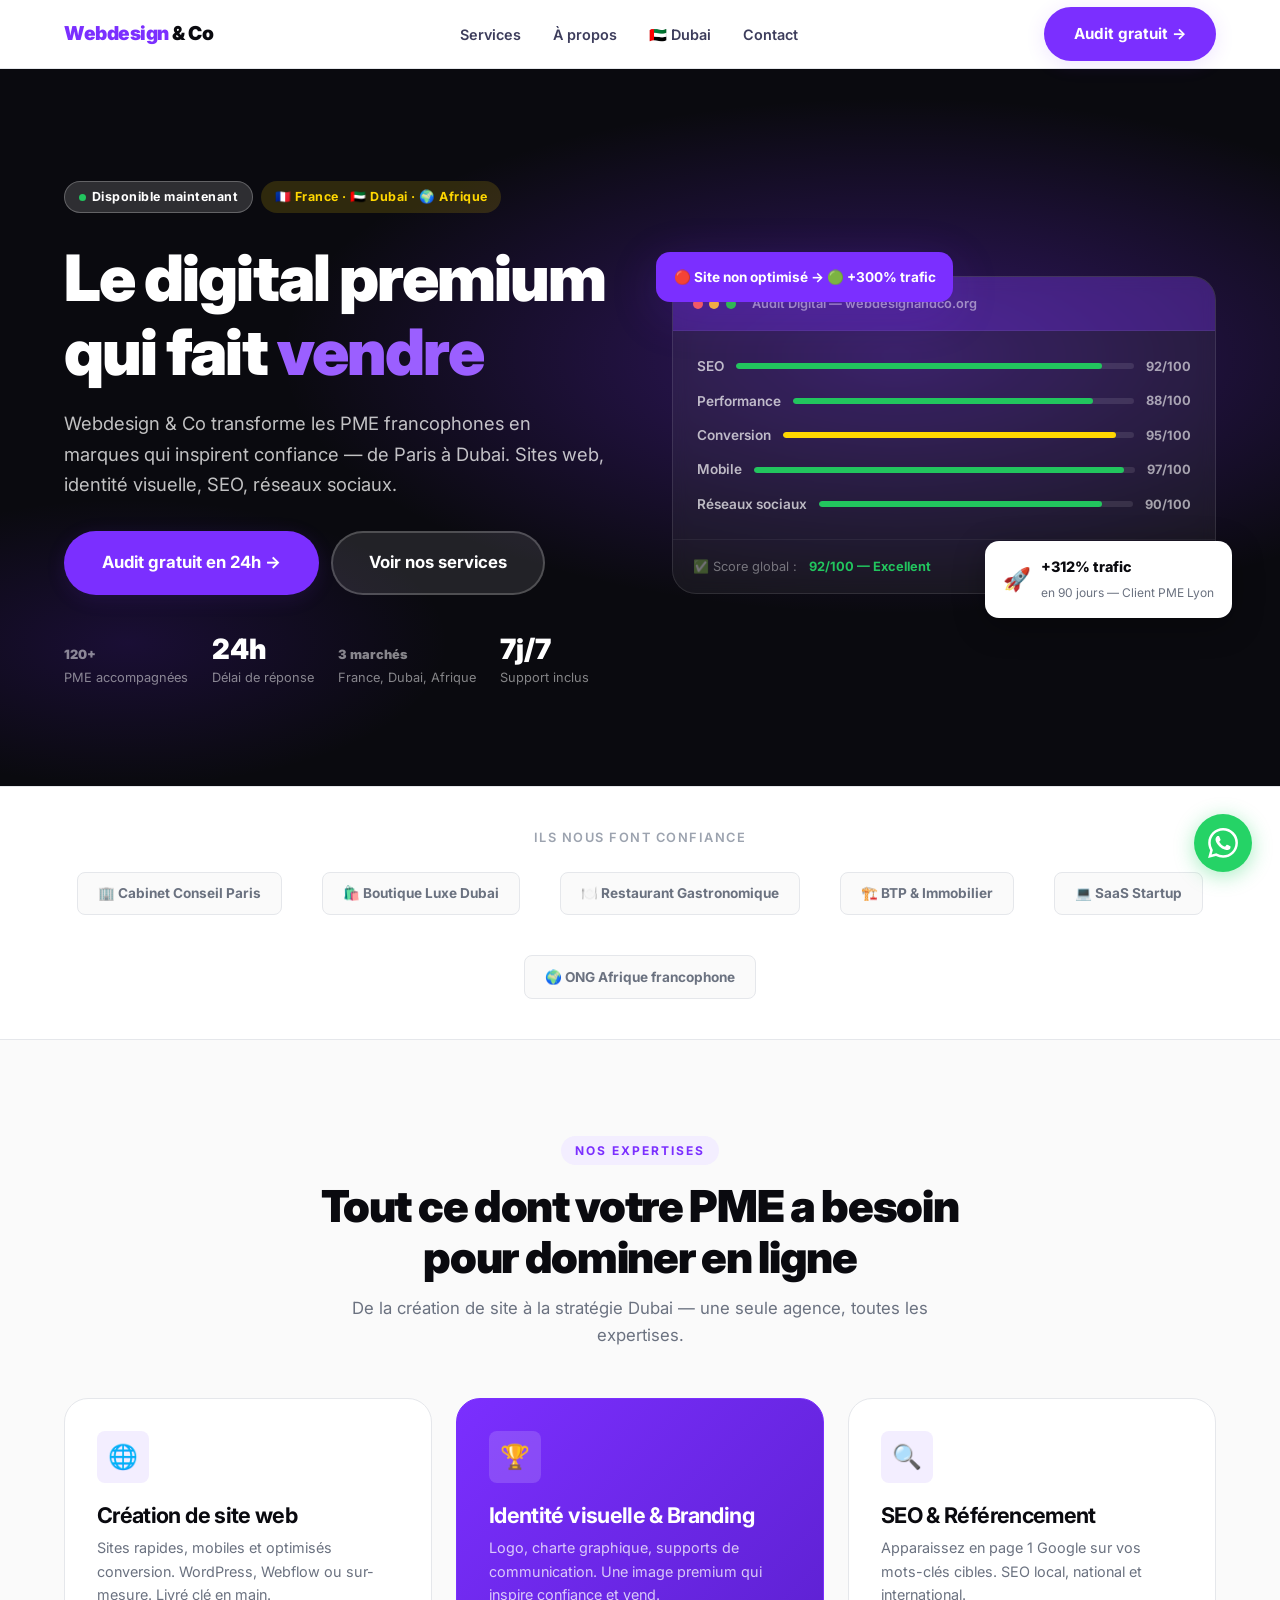
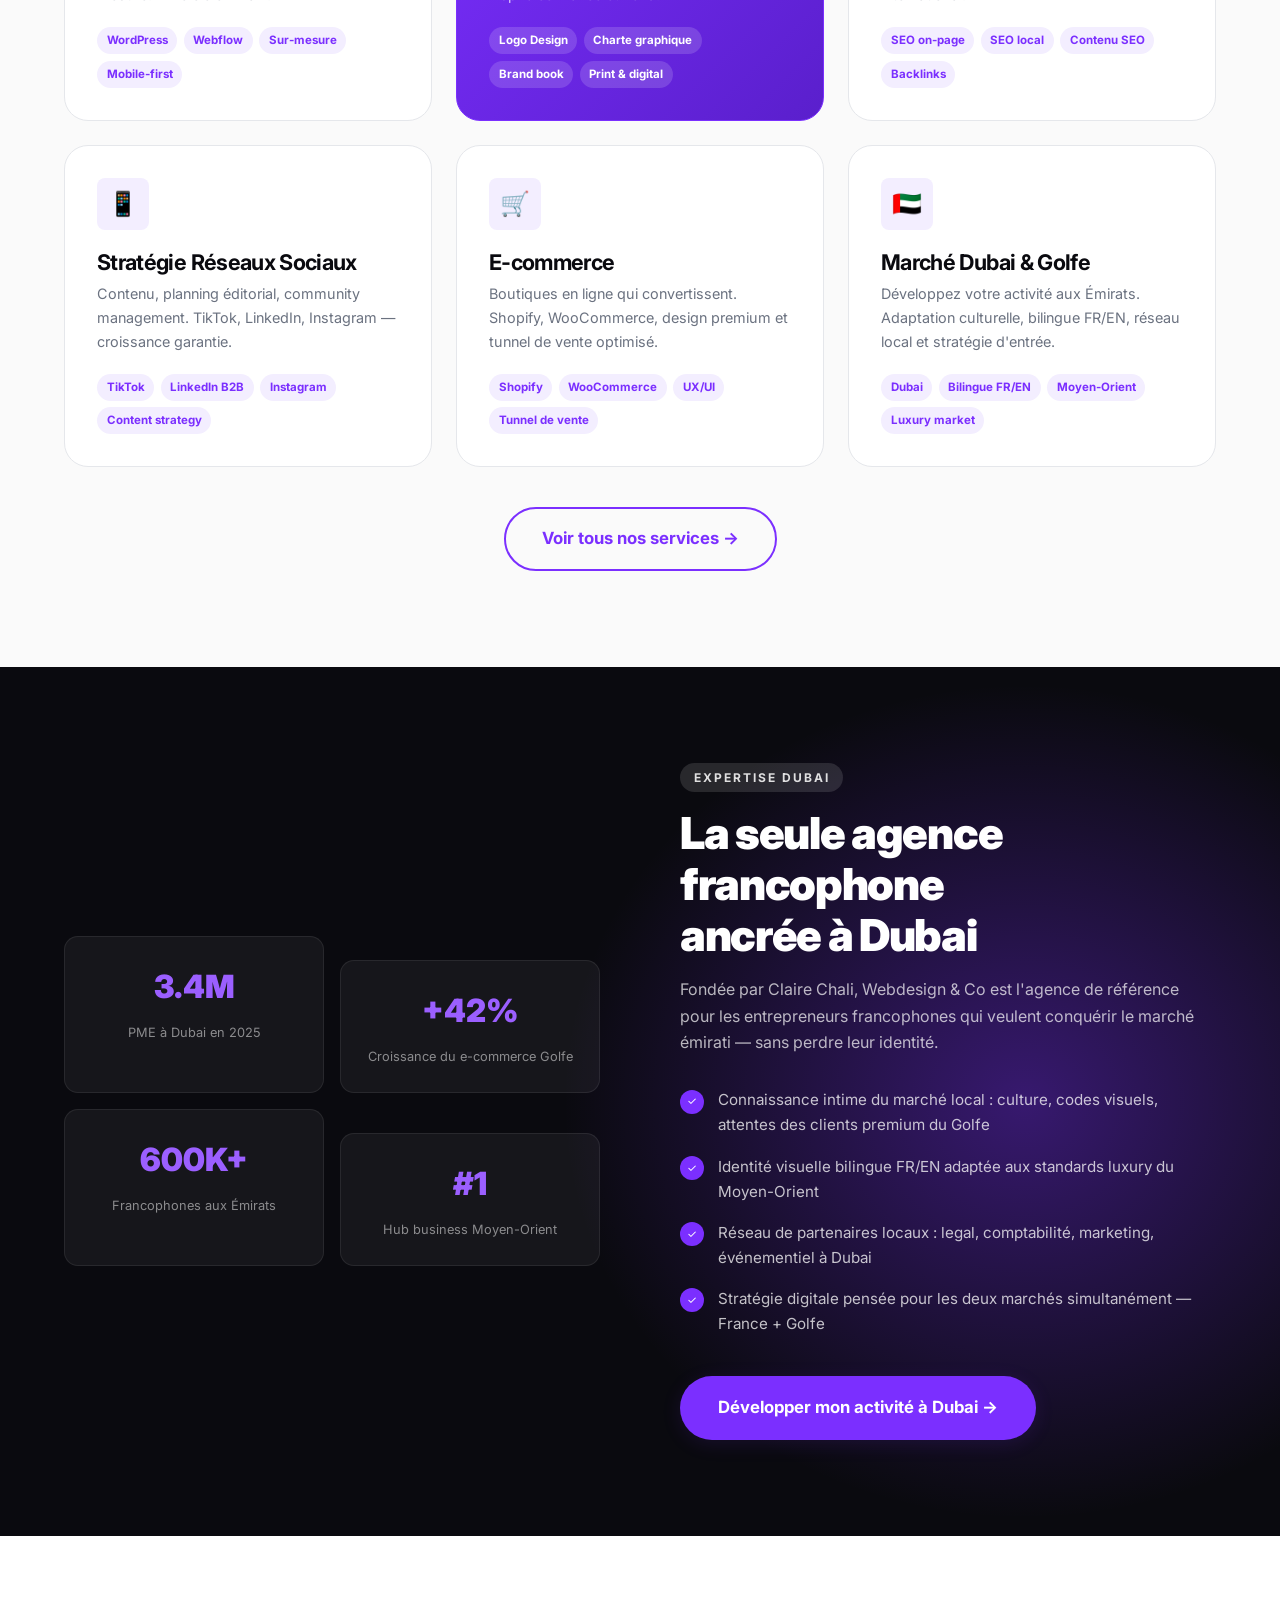
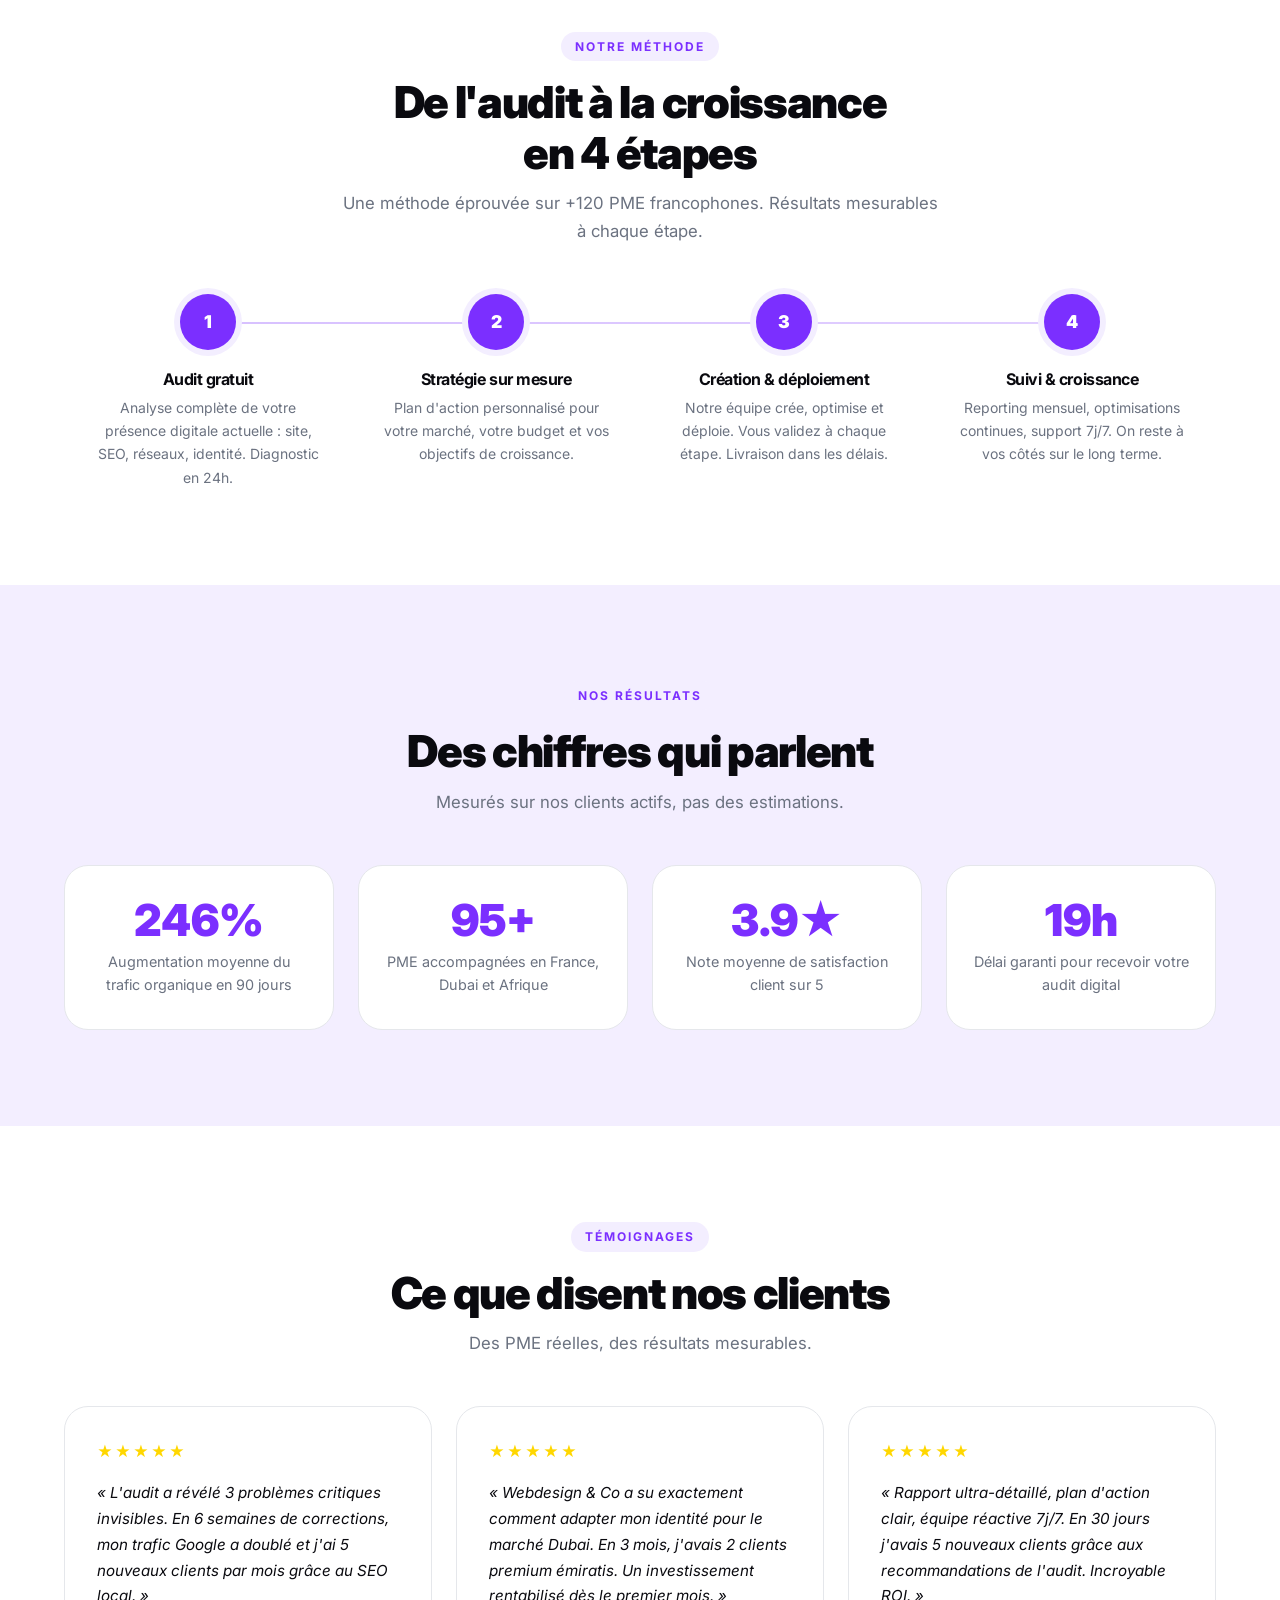
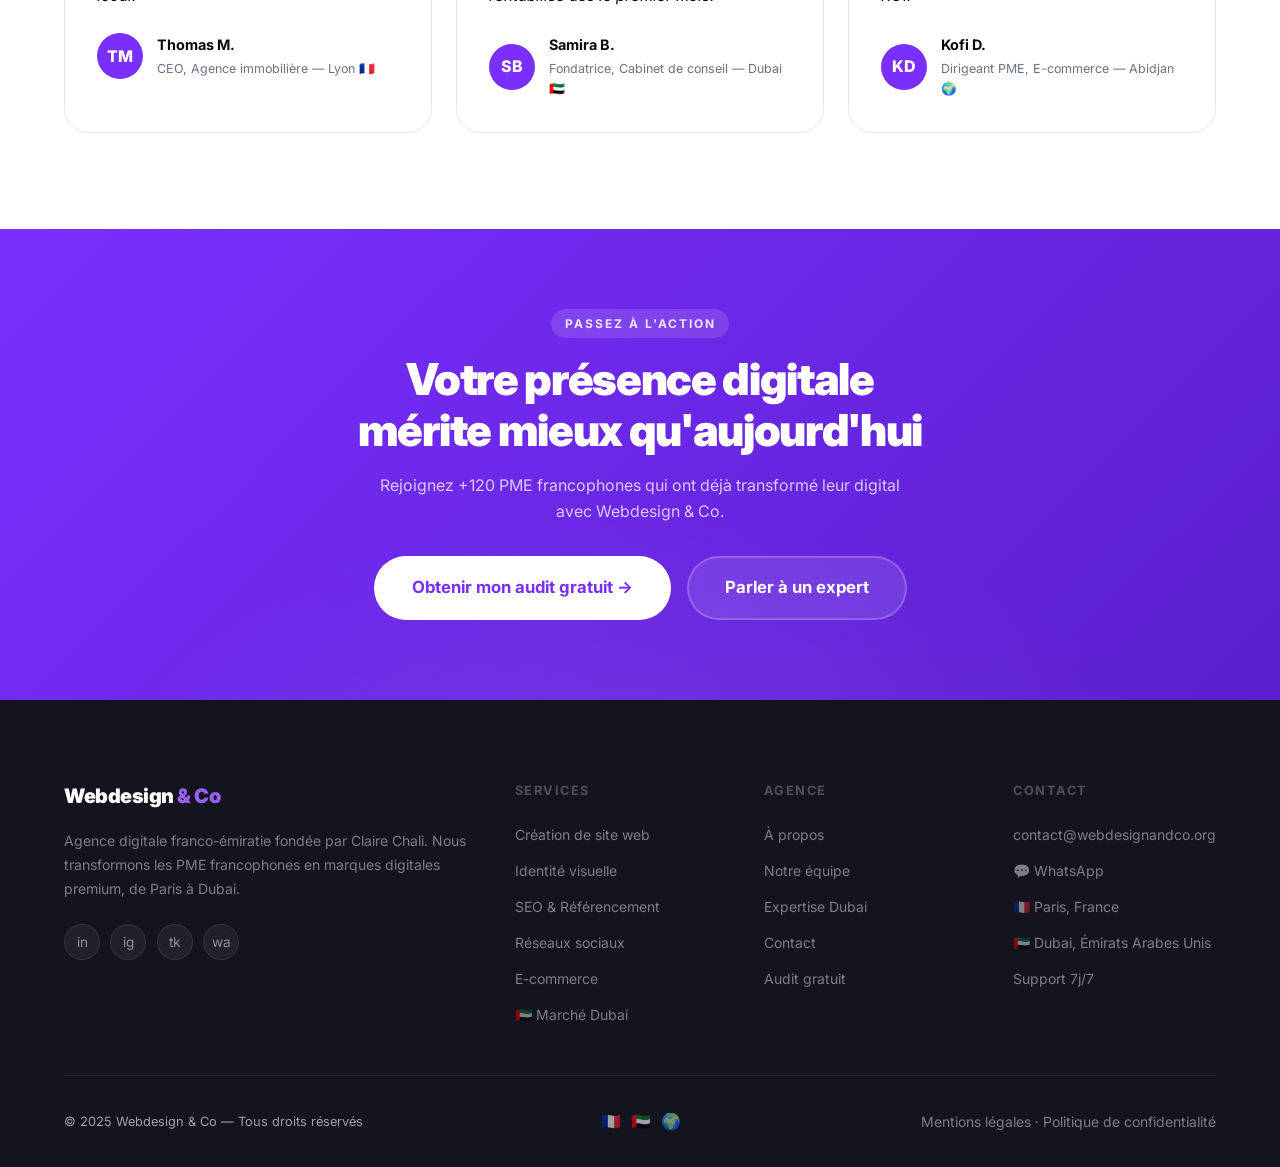
<file: website/index.html>
<!DOCTYPE html>
<html lang="fr">
<head>
  <meta charset="UTF-8" />
  <meta name="viewport" content="width=device-width, initial-scale=1.0" />
  <title>Agence Web & Design Premium | PME France & Dubai | Webdesign & Co</title>
  <meta name="description" content="Webdesign & Co — agence digitale franco-émiratie. Création de site web, identité visuelle, SEO et stratégie digitale pour PME de France à Dubai. Audit gratuit en 24h." />
  <meta name="keywords" content="agence web, création site web, webdesign, PME France, agence digitale Dubai, identité visuelle, SEO, marketing digital" />
  <meta name="author" content="Webdesign & Co" />
  <link rel="canonical" href="https://webdesignandco.org/" />
  <!-- Open Graph -->
  <meta property="og:type"        content="website" />
  <meta property="og:url"         content="https://webdesignandco.org/" />
  <meta property="og:title"       content="Agence Web Premium | PME France & Dubai | Webdesign & Co" />
  <meta property="og:description" content="Création de site web, identité visuelle, SEO pour PME francophones. De Paris à Dubai. Audit digital gratuit en 24h." />
  <meta property="og:image"       content="https://webdesignandco.org/og-home.jpg" />
  <meta property="og:locale"      content="fr_FR" />
  <!-- Twitter Card -->
  <meta name="twitter:card"        content="summary_large_image" />
  <meta name="twitter:title"       content="Agence Web Premium | PME France & Dubai | Webdesign & Co" />
  <meta name="twitter:description" content="Création de site web, identité visuelle, SEO pour PME francophones." />
  <meta name="twitter:image"       content="https://webdesignandco.org/og-home.jpg" />
  <!-- Schema.org -->
  <script type="application/ld+json">
  {
    "@context": "https://schema.org",
    "@type": "ProfessionalService",
    "name": "Webdesign & Co",
    "url": "https://webdesignandco.org",
    "logo": "https://webdesignandco.org/logo.png",
    "description": "Agence digitale franco-émiratie spécialisée PME. Création de site web, identité visuelle, SEO, stratégie digitale.",
    "address": [
      {"@type": "PostalAddress", "addressCountry": "FR", "addressLocality": "Paris"},
      {"@type": "PostalAddress", "addressCountry": "AE", "addressLocality": "Dubai"}
    ],
    "contactPoint": {"@type": "ContactPoint", "contactType": "customer service", "availableLanguage": "French"},
    "sameAs": [
      "https://www.linkedin.com/company/webdesignandco",
      "https://www.instagram.com/webdesignandco",
      "https://www.tiktok.com/@webdesignandco"
    ]
  }
  </script>
  <link rel="stylesheet" href="css/style.css" />
  <link rel="preconnect" href="https://fonts.googleapis.com" />
  <link rel="preconnect" href="https://fonts.gstatic.com" crossorigin />
  <link href="https://fonts.googleapis.com/css2?family=Inter:wght@400;600;700;800;900&display=swap" rel="stylesheet" />
</head>
<body>

<!-- ════════════════════════════════════════════
     NAVIGATION
     ════════════════════════════════════════════ -->
<nav class="nav" role="navigation" aria-label="Navigation principale">
  <div class="container nav-inner">
    <a href="/" class="nav-logo" aria-label="Webdesign &amp; Co — Accueil">Webdesign<span> &amp; Co</span></a>
    <ul class="nav-menu" role="menubar">
      <li><a href="/services.html" class="nav-link" role="menuitem">Services</a></li>
      <li><a href="/a-propos.html" class="nav-link" role="menuitem">À propos</a></li>
      <li><a href="/a-propos.html#dubai" class="nav-link" role="menuitem">🇦🇪 Dubai</a></li>
      <li><a href="/contact.html" class="nav-link" role="menuitem">Contact</a></li>
    </ul>
    <div class="nav-actions">
      <a href="/audit-digital-gratuit.html" class="btn btn-primary">Audit gratuit →</a>
      <button class="nav-burger" aria-label="Ouvrir le menu" aria-expanded="false">
        <span></span><span></span><span></span>
      </button>
    </div>
  </div>
</nav>

<!-- Mobile nav overlay -->
<nav class="nav-mobile" role="navigation" aria-label="Menu mobile">
  <button class="nav-mobile-close" aria-label="Fermer le menu">✕</button>
  <a href="/services.html">Services</a>
  <a href="/a-propos.html">À propos</a>
  <a href="/a-propos.html#dubai">🇦🇪 Dubai</a>
  <a href="/contact.html">Contact</a>
  <a href="/audit-digital-gratuit.html" class="btn btn-primary btn-lg">Audit gratuit →</a>
</nav>

<!-- ════════════════════════════════════════════
     HERO
     ════════════════════════════════════════════ -->
<main>
<section class="hero" aria-labelledby="hero-title">
  <div class="hero-bg" aria-hidden="true"></div>
  <div class="container hero-grid">

    <div class="hero-content">
      <div class="hero-badges">
        <span class="badge badge-white"><span class="live-dot"></span> Disponible maintenant</span>
        <span class="badge badge-gold">🇫🇷 France · 🇦🇪 Dubai · 🌍 Afrique</span>
      </div>
      <h1 id="hero-title">
        Le digital premium<br />
        qui fait <em>vendre</em>
      </h1>
      <p class="lead">
        Webdesign &amp; Co transforme les PME francophones en marques qui inspirent confiance — de Paris à Dubai.
        Sites web, identité visuelle, SEO, réseaux sociaux.
      </p>
      <div class="hero-ctas">
        <a href="/audit-digital-gratuit.html" class="btn btn-primary btn-lg">
          Audit gratuit en 24h →
        </a>
        <a href="/services.html" class="btn btn-ghost btn-lg">
          Voir nos services
        </a>
      </div>
      <div class="hero-stats">
        <div class="hero-stat">
          <strong><span data-count="120" data-suffix="+">120+</span></strong>
          <span>PME accompagnées</span>
        </div>
        <div class="hero-stat">
          <strong>24h</strong>
          <span>Délai de réponse</span>
        </div>
        <div class="hero-stat">
          <strong><span data-count="3" data-suffix=" marchés">3 marchés</span></strong>
          <span>France, Dubai, Afrique</span>
        </div>
        <div class="hero-stat">
          <strong>7j/7</strong>
          <span>Support inclus</span>
        </div>
      </div>
    </div>

    <!-- Dashboard mockup -->
    <div class="hero-visual" aria-hidden="true">
      <div class="hero-float2">🔴 Site non optimisé → 🟢 +300% trafic</div>
      <div class="hero-card">
        <div class="hero-card-header">
          <div class="hero-card-dots">
            <div class="hero-card-dot"></div>
            <div class="hero-card-dot"></div>
            <div class="hero-card-dot"></div>
          </div>
          <span class="hero-card-title">Audit Digital — webdesignandco.org</span>
        </div>
        <div class="hero-card-body">
          <div class="score-row">
            <span class="score-label">SEO</span>
            <div class="score-bar-wrap"><div class="score-bar green" style="width:92%"></div></div>
            <span class="score-val">92/100</span>
          </div>
          <div class="score-row">
            <span class="score-label">Performance</span>
            <div class="score-bar-wrap"><div class="score-bar green" style="width:88%"></div></div>
            <span class="score-val">88/100</span>
          </div>
          <div class="score-row">
            <span class="score-label">Conversion</span>
            <div class="score-bar-wrap"><div class="score-bar gold" style="width:95%"></div></div>
            <span class="score-val">95/100</span>
          </div>
          <div class="score-row">
            <span class="score-label">Mobile</span>
            <div class="score-bar-wrap"><div class="score-bar green" style="width:97%"></div></div>
            <span class="score-val">97/100</span>
          </div>
          <div class="score-row" style="margin-bottom:0">
            <span class="score-label">Réseaux sociaux</span>
            <div class="score-bar-wrap"><div class="score-bar green" style="width:90%"></div></div>
            <span class="score-val">90/100</span>
          </div>
        </div>
        <div class="hero-card-footer">
          ✅ Score global : <strong style="color:#22C55E;margin-left:.25rem">92/100 — Excellent</strong>
        </div>
      </div>
      <div class="hero-float">
        <span class="icon">🚀</span>
        <div>
          <strong>+312% trafic</strong>
          <span>en 90 jours — Client PME Lyon</span>
        </div>
      </div>
    </div>

  </div>
</section>

<!-- ════════════════════════════════════════════
     LOGOS / CLIENTS
     ════════════════════════════════════════════ -->
<section class="logos-bar section-sm" aria-label="Clients et partenaires">
  <div class="container">
    <p class="logos-label">Ils nous font confiance</p>
    <div class="logos-track">
      <span class="logo-pill">🏢 Cabinet Conseil Paris</span>
      <span class="logo-pill">🛍️ Boutique Luxe Dubai</span>
      <span class="logo-pill">🍽️ Restaurant Gastronomique</span>
      <span class="logo-pill">🏗️ BTP &amp; Immobilier</span>
      <span class="logo-pill">💻 SaaS Startup</span>
      <span class="logo-pill">🌍 ONG Afrique francophone</span>
    </div>
  </div>
</section>

<!-- ════════════════════════════════════════════
     SERVICES
     ════════════════════════════════════════════ -->
<section class="section section-grey" id="services" aria-labelledby="services-title">
  <div class="container">
    <div class="text-center">
      <span class="section-label">Nos expertises</span>
      <h2 class="section-title" id="services-title">Tout ce dont votre PME a besoin<br />pour dominer en ligne</h2>
      <p class="section-sub">De la création de site à la stratégie Dubai — une seule agence, toutes les expertises.</p>
    </div>

    <div class="services-grid">

      <div class="service-card">
        <div class="service-icon">🌐</div>
        <h3>Création de site web</h3>
        <p>Sites rapides, mobiles et optimisés conversion. WordPress, Webflow ou sur-mesure. Livré clé en main.</p>
        <div class="service-tags">
          <span class="service-tag">WordPress</span>
          <span class="service-tag">Webflow</span>
          <span class="service-tag">Sur-mesure</span>
          <span class="service-tag">Mobile-first</span>
        </div>
      </div>

      <div class="service-card featured">
        <div class="service-icon">🏆</div>
        <h3>Identité visuelle & Branding</h3>
        <p>Logo, charte graphique, supports de communication. Une image premium qui inspire confiance et vend.</p>
        <div class="service-tags">
          <span class="service-tag">Logo Design</span>
          <span class="service-tag">Charte graphique</span>
          <span class="service-tag">Brand book</span>
          <span class="service-tag">Print &amp; digital</span>
        </div>
      </div>

      <div class="service-card">
        <div class="service-icon">🔍</div>
        <h3>SEO & Référencement</h3>
        <p>Apparaissez en page 1 Google sur vos mots-clés cibles. SEO local, national et international.</p>
        <div class="service-tags">
          <span class="service-tag">SEO on-page</span>
          <span class="service-tag">SEO local</span>
          <span class="service-tag">Contenu SEO</span>
          <span class="service-tag">Backlinks</span>
        </div>
      </div>

      <div class="service-card">
        <div class="service-icon">📱</div>
        <h3>Stratégie Réseaux Sociaux</h3>
        <p>Contenu, planning éditorial, community management. TikTok, LinkedIn, Instagram — croissance garantie.</p>
        <div class="service-tags">
          <span class="service-tag">TikTok</span>
          <span class="service-tag">LinkedIn B2B</span>
          <span class="service-tag">Instagram</span>
          <span class="service-tag">Content strategy</span>
        </div>
      </div>

      <div class="service-card">
        <div class="service-icon">🛒</div>
        <h3>E-commerce</h3>
        <p>Boutiques en ligne qui convertissent. Shopify, WooCommerce, design premium et tunnel de vente optimisé.</p>
        <div class="service-tags">
          <span class="service-tag">Shopify</span>
          <span class="service-tag">WooCommerce</span>
          <span class="service-tag">UX/UI</span>
          <span class="service-tag">Tunnel de vente</span>
        </div>
      </div>

      <div class="service-card">
        <div class="service-icon">🇦🇪</div>
        <h3>Marché Dubai & Golfe</h3>
        <p>Développez votre activité aux Émirats. Adaptation culturelle, bilingue FR/EN, réseau local et stratégie d'entrée.</p>
        <div class="service-tags">
          <span class="service-tag">Dubai</span>
          <span class="service-tag">Bilingue FR/EN</span>
          <span class="service-tag">Moyen-Orient</span>
          <span class="service-tag">Luxury market</span>
        </div>
      </div>

    </div>

    <div class="text-center" style="margin-top:2.5rem">
      <a href="/services.html" class="btn btn-outline btn-lg">Voir tous nos services →</a>
    </div>
  </div>
</section>

<!-- ════════════════════════════════════════════
     DUBAI SECTION
     ════════════════════════════════════════════ -->
<section class="section dubai-section" id="dubai" aria-labelledby="dubai-title">
  <div class="dubai-bg" aria-hidden="true"></div>
  <div class="container dubai-grid">

    <div class="dubai-visual" aria-hidden="true">
      <div class="dubai-stat-card">
        <span class="num">3.4M</span>
        <span class="label">PME à Dubai en 2025</span>
      </div>
      <div class="dubai-stat-card">
        <span class="num">+42%</span>
        <span class="label">Croissance du e-commerce Golfe</span>
      </div>
      <div class="dubai-stat-card">
        <span class="num">600K+</span>
        <span class="label">Francophones aux Émirats</span>
      </div>
      <div class="dubai-stat-card">
        <span class="num">#1</span>
        <span class="label">Hub business Moyen-Orient</span>
      </div>
    </div>

    <div class="dubai-content">
      <span class="section-label white">Expertise Dubai</span>
      <h2 id="dubai-title">La seule agence francophone<br />ancrée à Dubai</h2>
      <p>Fondée par Claire Chali, Webdesign &amp; Co est l'agence de référence pour les entrepreneurs francophones qui veulent conquérir le marché émirati — sans perdre leur identité.</p>
      <ul class="dubai-list">
        <li class="dubai-list-item">
          <div class="check">✓</div>
          <p>Connaissance intime du marché local : culture, codes visuels, attentes des clients premium du Golfe</p>
        </li>
        <li class="dubai-list-item">
          <div class="check">✓</div>
          <p>Identité visuelle bilingue FR/EN adaptée aux standards luxury du Moyen-Orient</p>
        </li>
        <li class="dubai-list-item">
          <div class="check">✓</div>
          <p>Réseau de partenaires locaux : legal, comptabilité, marketing, événementiel à Dubai</p>
        </li>
        <li class="dubai-list-item">
          <div class="check">✓</div>
          <p>Stratégie digitale pensée pour les deux marchés simultanément — France + Golfe</p>
        </li>
      </ul>
      <a href="/contact.html" class="btn btn-primary btn-lg">Développer mon activité à Dubai →</a>
    </div>

  </div>
</section>

<!-- ════════════════════════════════════════════
     PROCESS
     ════════════════════════════════════════════ -->
<section class="section" id="process" aria-labelledby="process-title">
  <div class="container text-center">
    <span class="section-label">Notre méthode</span>
    <h2 class="section-title" id="process-title">De l'audit à la croissance<br />en 4 étapes</h2>
    <p class="section-sub">Une méthode éprouvée sur +120 PME francophones. Résultats mesurables à chaque étape.</p>

    <div class="process-grid">
      <div class="process-step">
        <div class="process-num">1</div>
        <h3>Audit gratuit</h3>
        <p>Analyse complète de votre présence digitale actuelle : site, SEO, réseaux, identité. Diagnostic en 24h.</p>
      </div>
      <div class="process-step">
        <div class="process-num">2</div>
        <h3>Stratégie sur mesure</h3>
        <p>Plan d'action personnalisé pour votre marché, votre budget et vos objectifs de croissance.</p>
      </div>
      <div class="process-step">
        <div class="process-num">3</div>
        <h3>Création & déploiement</h3>
        <p>Notre équipe crée, optimise et déploie. Vous validez à chaque étape. Livraison dans les délais.</p>
      </div>
      <div class="process-step">
        <div class="process-num">4</div>
        <h3>Suivi & croissance</h3>
        <p>Reporting mensuel, optimisations continues, support 7j/7. On reste à vos côtés sur le long terme.</p>
      </div>
    </div>
  </div>
</section>

<!-- ════════════════════════════════════════════
     RÉSULTATS
     ════════════════════════════════════════════ -->
<section class="section section-pale" id="resultats" aria-labelledby="resultats-title">
  <div class="container text-center">
    <span class="section-label">Nos résultats</span>
    <h2 class="section-title" id="resultats-title">Des chiffres qui parlent</h2>
    <p class="section-sub">Mesurés sur nos clients actifs, pas des estimations.</p>

    <div class="results-grid">
      <div class="result-card">
        <div class="result-num"><span data-count="312" data-suffix="%">312%</span></div>
        <div class="result-label">Augmentation moyenne du trafic organique en 90 jours</div>
      </div>
      <div class="result-card">
        <div class="result-num"><span data-count="120" data-suffix="+">120+</span></div>
        <div class="result-label">PME accompagnées en France, Dubai et Afrique</div>
      </div>
      <div class="result-card">
        <div class="result-num"><span data-count="4.9" data-suffix="★">4.9★</span></div>
        <div class="result-label">Note moyenne de satisfaction client sur 5</div>
      </div>
      <div class="result-card">
        <div class="result-num"><span data-count="24" data-suffix="h">24h</span></div>
        <div class="result-label">Délai garanti pour recevoir votre audit digital</div>
      </div>
    </div>
  </div>
</section>

<!-- ════════════════════════════════════════════
     TÉMOIGNAGES
     ════════════════════════════════════════════ -->
<section class="section" id="temoignages" aria-labelledby="testi-title">
  <div class="container">
    <div class="text-center">
      <span class="section-label">Témoignages</span>
      <h2 class="section-title" id="testi-title">Ce que disent nos clients</h2>
      <p class="section-sub">Des PME réelles, des résultats mesurables.</p>
    </div>

    <div class="testi-grid">
      <div class="testi-card">
        <div class="testi-stars">★★★★★</div>
        <p class="testi-quote">« L'audit a révélé 3 problèmes critiques invisibles. En 6 semaines de corrections, mon trafic Google a doublé et j'ai 5 nouveaux clients par mois grâce au SEO local. »</p>
        <div class="testi-author">
          <div class="testi-avatar">TM</div>
          <div>
            <div class="testi-name">Thomas M.</div>
            <div class="testi-role">CEO, Agence immobilière — Lyon 🇫🇷</div>
          </div>
        </div>
      </div>

      <div class="testi-card">
        <div class="testi-stars">★★★★★</div>
        <p class="testi-quote">« Webdesign &amp; Co a su exactement comment adapter mon identité pour le marché Dubai. En 3 mois, j'avais 2 clients premium émiratis. Un investissement rentabilisé dès le premier mois. »</p>
        <div class="testi-author">
          <div class="testi-avatar">SB</div>
          <div>
            <div class="testi-name">Samira B.</div>
            <div class="testi-role">Fondatrice, Cabinet de conseil — Dubai 🇦🇪</div>
          </div>
        </div>
      </div>

      <div class="testi-card">
        <div class="testi-stars">★★★★★</div>
        <p class="testi-quote">« Rapport ultra-détaillé, plan d'action clair, équipe réactive 7j/7. En 30 jours j'avais 5 nouveaux clients grâce aux recommandations de l'audit. Incroyable ROI. »</p>
        <div class="testi-author">
          <div class="testi-avatar">KD</div>
          <div>
            <div class="testi-name">Kofi D.</div>
            <div class="testi-role">Dirigeant PME, E-commerce — Abidjan 🌍</div>
          </div>
        </div>
      </div>
    </div>

  </div>
</section>

<!-- ════════════════════════════════════════════
     CTA BAND
     ════════════════════════════════════════════ -->
<section class="cta-band" aria-labelledby="cta-title">
  <div class="container">
    <span class="section-label white">Passez à l'action</span>
    <h2 id="cta-title">Votre présence digitale<br />mérite mieux qu'aujourd'hui</h2>
    <p>Rejoignez +120 PME francophones qui ont déjà transformé leur digital avec Webdesign &amp; Co.</p>
    <div class="cta-actions">
      <a href="/audit-digital-gratuit.html" class="btn btn-white btn-lg">
        Obtenir mon audit gratuit →
      </a>
      <a href="/contact.html" class="btn btn-ghost btn-lg">
        Parler à un expert
      </a>
    </div>
  </div>
</section>

</main>

<!-- ════════════════════════════════════════════
     FOOTER
     ════════════════════════════════════════════ -->
<footer class="footer" aria-label="Pied de page">
  <div class="container">
    <div class="footer-grid">
      <div>
        <div class="footer-logo">Webdesign<span> &amp; Co</span></div>
        <p class="footer-desc">
          Agence digitale franco-émiratie fondée par Claire Chali.
          Nous transformons les PME francophones en marques digitales premium,
          de Paris à Dubai.
        </p>
        <div class="footer-social">
          <a href="#" class="footer-social-link" aria-label="LinkedIn">in</a>
          <a href="#" class="footer-social-link" aria-label="Instagram">ig</a>
          <a href="#" class="footer-social-link" aria-label="TikTok">tk</a>
          <a href="#" class="footer-social-link" aria-label="WhatsApp">wa</a>
        </div>
      </div>
      <div>
        <div class="footer-col-title">Services</div>
        <ul class="footer-links">
          <li><a href="/services.html" class="footer-link">Création de site web</a></li>
          <li><a href="/services.html" class="footer-link">Identité visuelle</a></li>
          <li><a href="/services.html" class="footer-link">SEO &amp; Référencement</a></li>
          <li><a href="/services.html" class="footer-link">Réseaux sociaux</a></li>
          <li><a href="/services.html" class="footer-link">E-commerce</a></li>
          <li><a href="/services.html" class="footer-link">🇦🇪 Marché Dubai</a></li>
        </ul>
      </div>
      <div>
        <div class="footer-col-title">Agence</div>
        <ul class="footer-links">
          <li><a href="/a-propos.html" class="footer-link">À propos</a></li>
          <li><a href="/a-propos.html#equipe" class="footer-link">Notre équipe</a></li>
          <li><a href="/a-propos.html#dubai" class="footer-link">Expertise Dubai</a></li>
          <li><a href="/contact.html" class="footer-link">Contact</a></li>
          <li><a href="/audit-digital-gratuit.html" class="footer-link">Audit gratuit</a></li>
        </ul>
      </div>
      <div>
        <div class="footer-col-title">Contact</div>
        <ul class="footer-links">
          <li><a href="mailto:contact@webdesignandco.org" class="footer-link">contact@webdesignandco.org</a></li>
          <li><a href="https://wa.me/message/WEBDESIGNANDCO" class="footer-link">💬 WhatsApp</a></li>
          <li><span class="footer-link">🇫🇷 Paris, France</span></li>
          <li><span class="footer-link">🇦🇪 Dubai, Émirats Arabes Unis</span></li>
          <li><span class="footer-link">Support 7j/7</span></li>
        </ul>
      </div>
    </div>
    <div class="footer-bottom">
      <span>© 2025 Webdesign &amp; Co — Tous droits réservés</span>
      <span class="footer-flags">🇫🇷 🇦🇪 🌍</span>
      <span><a href="#" class="footer-link">Mentions légales</a> · <a href="#" class="footer-link">Politique de confidentialité</a></span>
    </div>
  </div>
</footer>

<!-- WhatsApp float -->
<a href="https://wa.me/message/WEBDESIGNANDCO" class="wa-float" target="_blank" rel="noopener noreferrer" aria-label="Contactez-nous sur WhatsApp">
  <svg viewBox="0 0 24 24" xmlns="http://www.w3.org/2000/svg" aria-hidden="true">
    <path d="M17.472 14.382c-.297-.149-1.758-.867-2.03-.967-.273-.099-.471-.148-.67.15-.197.297-.767.966-.94 1.164-.173.199-.347.223-.644.075-.297-.15-1.255-.463-2.39-1.475-.883-.788-1.48-1.761-1.653-2.059-.173-.297-.018-.458.13-.606.134-.133.298-.347.446-.52.149-.174.198-.298.298-.497.099-.198.05-.371-.025-.52-.075-.149-.669-1.612-.916-2.207-.242-.579-.487-.5-.669-.51-.173-.008-.371-.01-.57-.01-.198 0-.52.074-.792.372-.272.297-1.04 1.016-1.04 2.479 0 1.462 1.065 2.875 1.213 3.074.149.198 2.096 3.2 5.077 4.487.709.306 1.262.489 1.694.625.712.227 1.36.195 1.871.118.571-.085 1.758-.719 2.006-1.413.248-.694.248-1.289.173-1.413-.074-.124-.272-.198-.57-.347m-5.421 7.403h-.004a9.87 9.87 0 01-5.031-1.378l-.361-.214-3.741.982.998-3.648-.235-.374a9.86 9.86 0 01-1.51-5.26c.001-5.45 4.436-9.884 9.888-9.884 2.64 0 5.122 1.03 6.988 2.898a9.825 9.825 0 012.893 6.994c-.003 5.45-4.437 9.884-9.885 9.884m8.413-18.297A11.815 11.815 0 0012.05 0C5.495 0 .16 5.335.157 11.892c0 2.096.547 4.142 1.588 5.945L.057 24l6.305-1.654a11.882 11.882 0 005.683 1.448h.005c6.554 0 11.89-5.335 11.893-11.893a11.821 11.821 0 00-3.48-8.413Z"/>
  </svg>
</a>

<script src="js/main.js" defer></script>
</body>
</html>
</file>
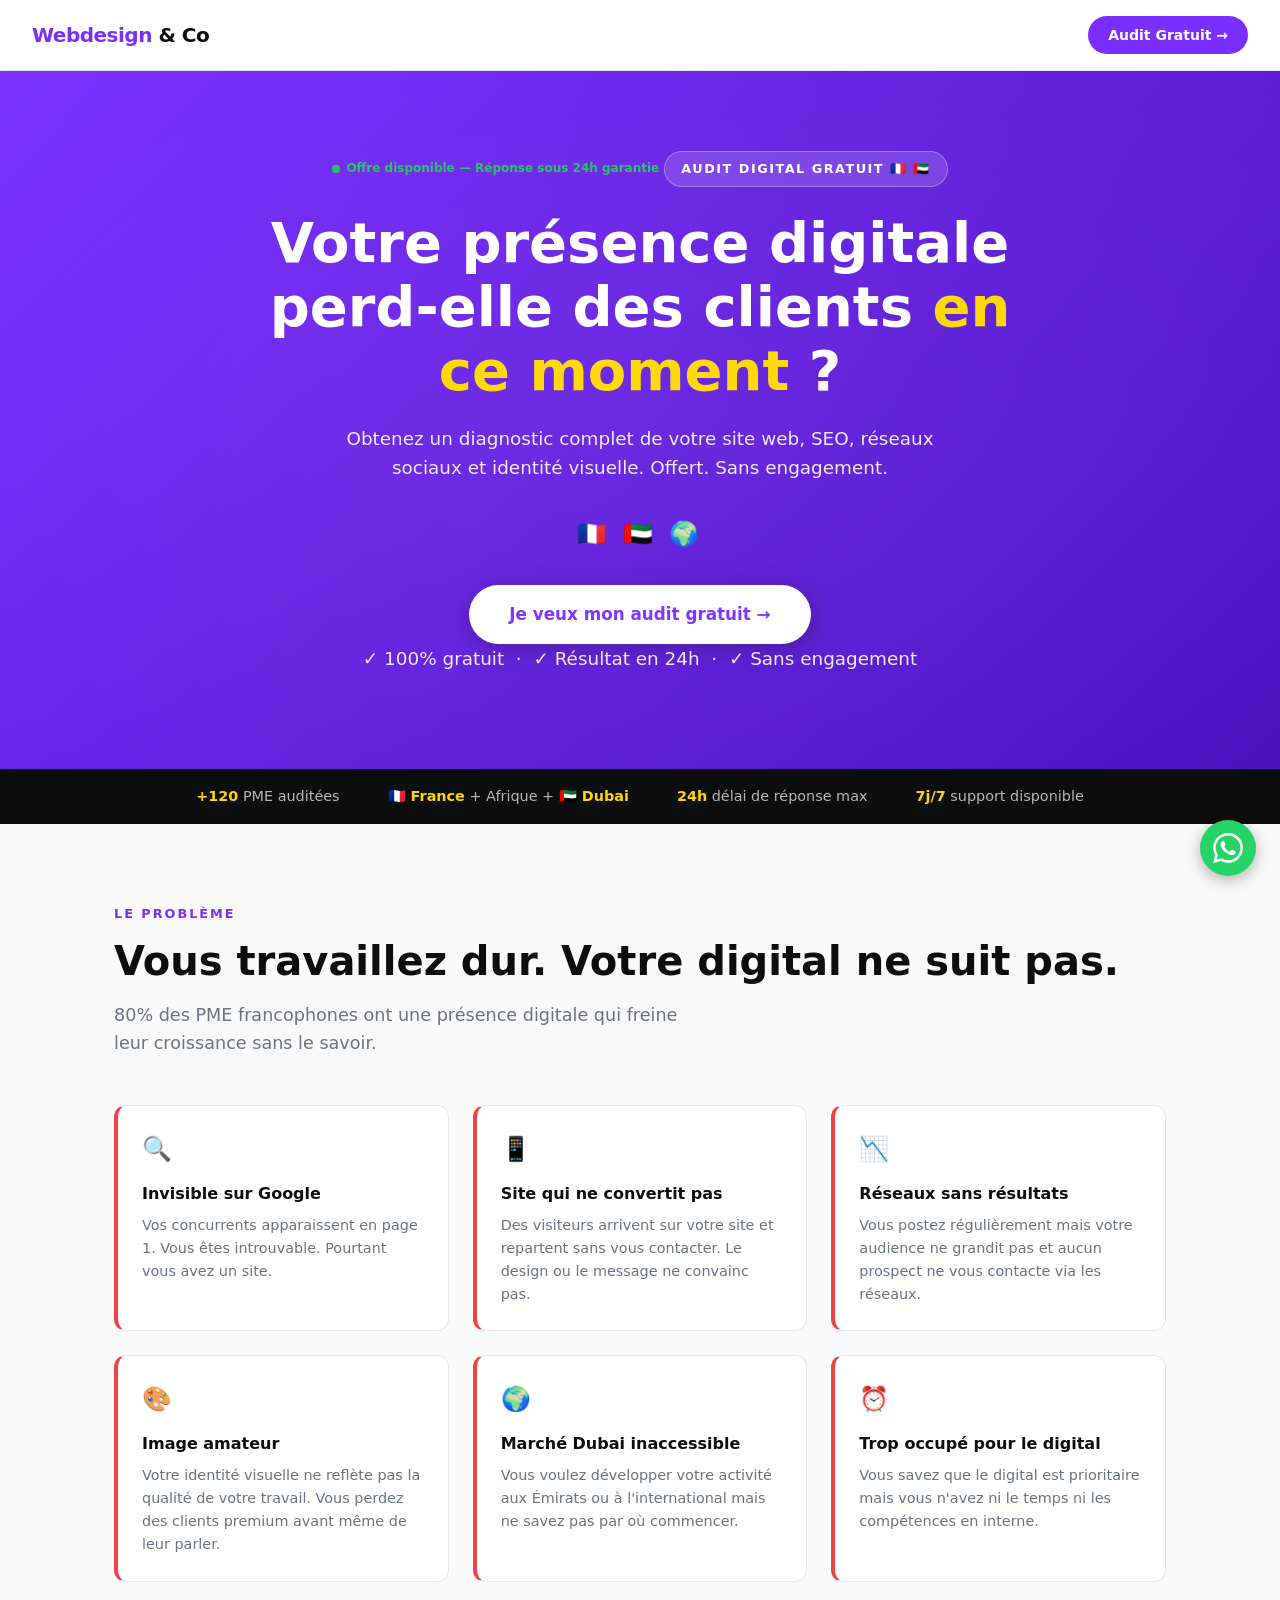
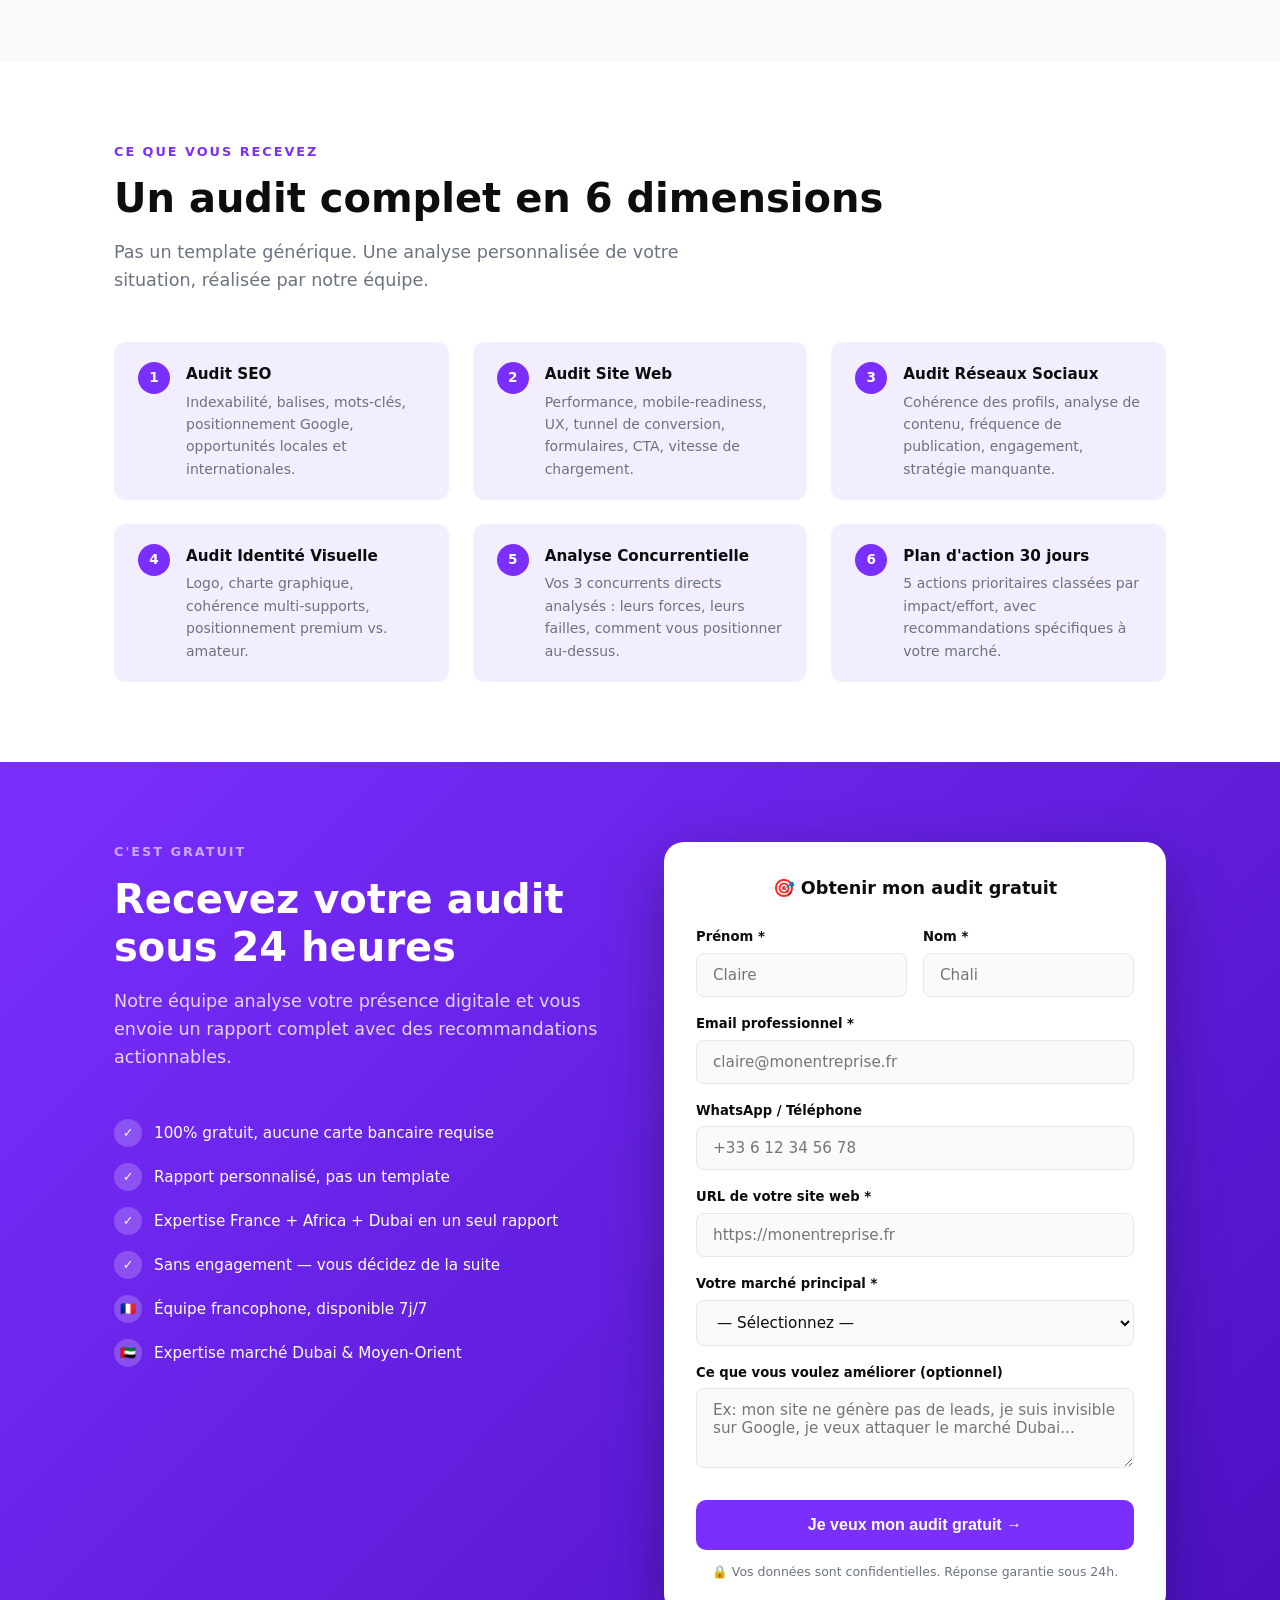
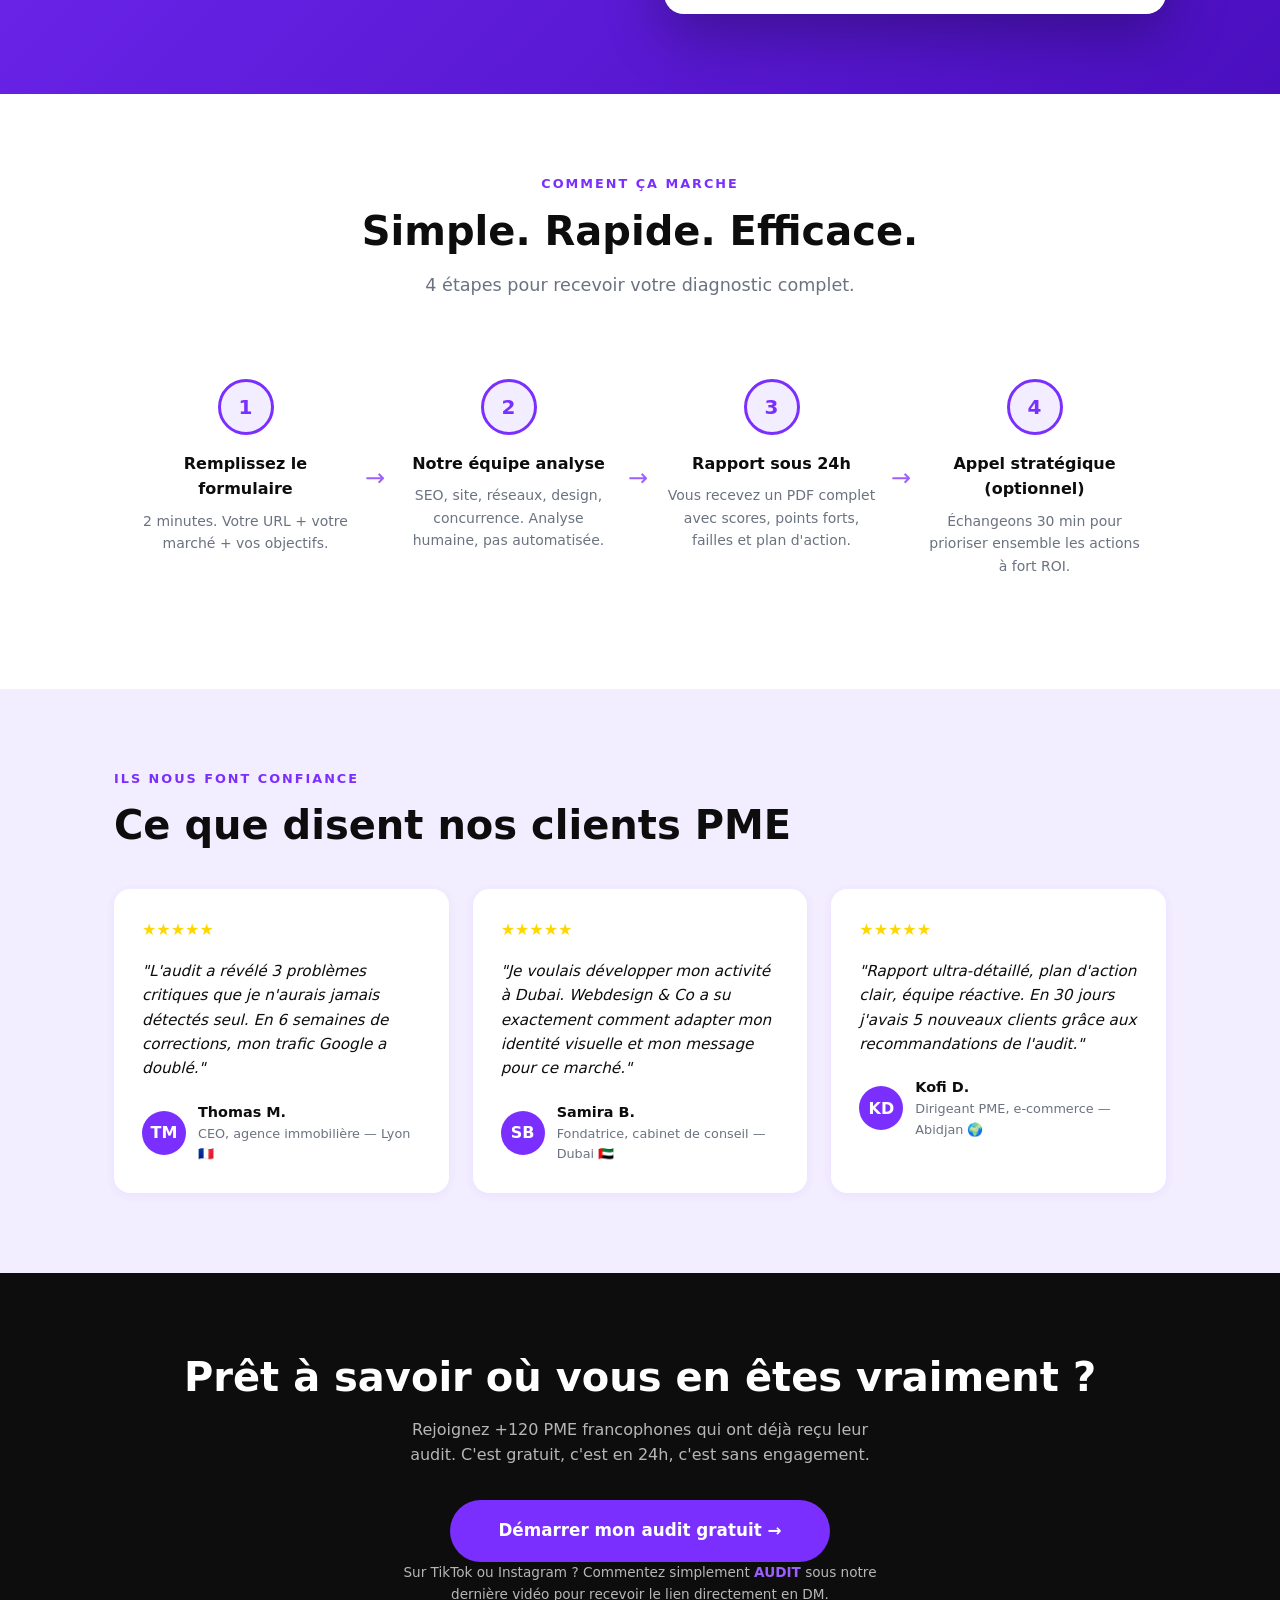
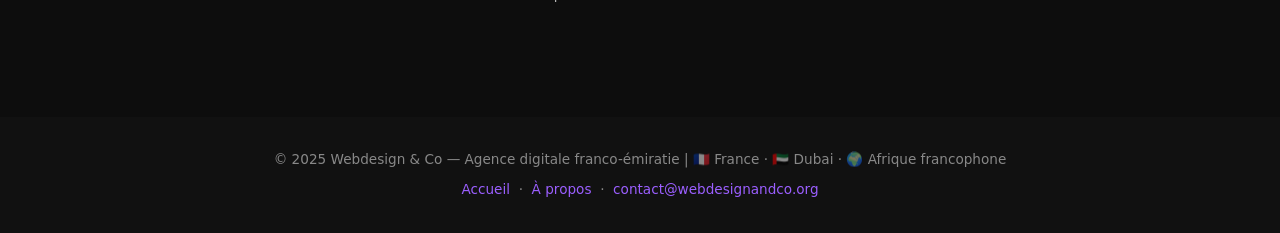
<file: audit-digital-gratuit.html>
<!DOCTYPE html>
<html lang="fr">
<head>
  <meta charset="UTF-8" />
  <meta name="viewport" content="width=device-width, initial-scale=1.0" />
  <title>Audit Digital Gratuit — Webdesign & Co | Agence PME France & Dubai</title>
  <meta name="description" content="Recevez votre audit digital gratuit en 24h. Site web, SEO, réseaux sociaux, identité visuelle. Webdesign & Co accompagne les PME de France à Dubai." />
  <meta property="og:title" content="Audit Digital Gratuit — Webdesign & Co" />
  <meta property="og:description" content="Votre diagnostic digital complet offert. PME France & Dubai. Résultat en 24h." />
  <meta property="og:image" content="https://webdesignandco.org/og-audit.jpg" />
  <meta property="og:type" content="website" />
  <meta property="og:url" content="https://webdesignandco.org/audit-digital-gratuit/" />
  <link rel="canonical" href="https://webdesignandco.org/audit-digital-gratuit/" />

  <style>
    :root {
      --violet: #7B2FFF;
      --violet-dark: #5A1FCC;
      --violet-light: #9B5FFF;
      --violet-pale: #F3EEFF;
      --gold: #FFD700;
      --dark: #0D0D0D;
      --grey: #6B7280;
      --white: #FFFFFF;
      --border: #E5E7EB;
    }

    * { margin: 0; padding: 0; box-sizing: border-box; }

    body {
      font-family: 'Segoe UI', system-ui, -apple-system, sans-serif;
      background: var(--white);
      color: var(--dark);
      line-height: 1.6;
    }

    /* ── NAV ── */
    nav {
      position: sticky;
      top: 0;
      z-index: 100;
      background: var(--white);
      border-bottom: 1px solid var(--border);
      padding: 1rem 2rem;
      display: flex;
      align-items: center;
      justify-content: space-between;
    }
    .logo {
      font-size: 1.25rem;
      font-weight: 800;
      color: var(--violet);
      text-decoration: none;
      letter-spacing: -0.5px;
    }
    .logo span { color: var(--dark); }
    .nav-cta {
      background: var(--violet);
      color: var(--white);
      padding: 0.5rem 1.25rem;
      border-radius: 999px;
      font-size: 0.875rem;
      font-weight: 600;
      text-decoration: none;
      transition: background 0.2s;
    }
    .nav-cta:hover { background: var(--violet-dark); }

    /* ── HERO ── */
    .hero {
      background: linear-gradient(135deg, var(--violet) 0%, #4A0FBF 100%);
      color: var(--white);
      padding: 5rem 2rem 4rem;
      text-align: center;
      position: relative;
      overflow: hidden;
    }
    .hero::before {
      content: '';
      position: absolute;
      top: -50%;
      left: -50%;
      width: 200%;
      height: 200%;
      background: radial-gradient(ellipse at center, rgba(255,255,255,0.05) 0%, transparent 60%);
      pointer-events: none;
    }
    .hero-badge {
      display: inline-block;
      background: rgba(255,255,255,0.15);
      border: 1px solid rgba(255,255,255,0.3);
      color: var(--white);
      font-size: 0.8rem;
      font-weight: 700;
      letter-spacing: 1.5px;
      text-transform: uppercase;
      padding: 0.4rem 1rem;
      border-radius: 999px;
      margin-bottom: 1.5rem;
    }
    .hero h1 {
      font-size: clamp(2rem, 5vw, 3.5rem);
      font-weight: 900;
      line-height: 1.15;
      margin-bottom: 1.25rem;
      max-width: 820px;
      margin-left: auto;
      margin-right: auto;
    }
    .hero h1 em {
      font-style: normal;
      color: var(--gold);
    }
    .hero p {
      font-size: 1.15rem;
      opacity: 0.9;
      max-width: 600px;
      margin: 0 auto 2rem;
    }
    .hero-flags {
      font-size: 1.5rem;
      margin-bottom: 2rem;
      letter-spacing: 4px;
    }
    .hero-cta {
      display: inline-block;
      background: var(--white);
      color: var(--violet);
      font-size: 1.05rem;
      font-weight: 800;
      padding: 1rem 2.5rem;
      border-radius: 999px;
      text-decoration: none;
      box-shadow: 0 4px 24px rgba(0,0,0,0.25);
      transition: transform 0.2s, box-shadow 0.2s;
    }
    .hero-cta:hover {
      transform: translateY(-2px);
      box-shadow: 0 8px 32px rgba(0,0,0,0.3);
    }
    .hero-sub {
      margin-top: 1rem;
      font-size: 0.85rem;
      opacity: 0.7;
    }

    /* ── SOCIAL PROOF BAR ── */
    .proof-bar {
      background: var(--dark);
      color: var(--white);
      padding: 1rem 2rem;
      display: flex;
      justify-content: center;
      gap: 3rem;
      flex-wrap: wrap;
      font-size: 0.9rem;
    }
    .proof-bar span { opacity: 0.7; }
    .proof-bar strong { color: var(--gold); }

    /* ── CONTAINER ── */
    .container {
      max-width: 1100px;
      margin: 0 auto;
      padding: 0 1.5rem;
    }

    /* ── SECTION ── */
    section { padding: 5rem 2rem; }
    .section-label {
      font-size: 0.8rem;
      font-weight: 700;
      letter-spacing: 2px;
      text-transform: uppercase;
      color: var(--violet);
      margin-bottom: 0.75rem;
    }
    h2 {
      font-size: clamp(1.75rem, 3.5vw, 2.5rem);
      font-weight: 900;
      line-height: 1.2;
      margin-bottom: 1rem;
    }
    .subtitle {
      font-size: 1.1rem;
      color: var(--grey);
      max-width: 600px;
      margin-bottom: 3rem;
    }

    /* ── PAIN POINTS ── */
    .pain-section { background: #FAFAFA; }
    .pain-grid {
      display: grid;
      grid-template-columns: repeat(auto-fit, minmax(280px, 1fr));
      gap: 1.5rem;
      margin-top: 2.5rem;
    }
    .pain-card {
      background: var(--white);
      border: 1px solid var(--border);
      border-left: 4px solid #EF4444;
      border-radius: 12px;
      padding: 1.5rem;
    }
    .pain-card .icon { font-size: 1.5rem; margin-bottom: 0.75rem; }
    .pain-card h3 { font-size: 1rem; font-weight: 700; margin-bottom: 0.5rem; }
    .pain-card p { font-size: 0.9rem; color: var(--grey); }

    /* ── WHAT YOU GET ── */
    .audit-items {
      display: grid;
      grid-template-columns: repeat(auto-fit, minmax(300px, 1fr));
      gap: 1.5rem;
      margin-top: 2.5rem;
    }
    .audit-item {
      display: flex;
      gap: 1rem;
      align-items: flex-start;
      background: var(--violet-pale);
      border-radius: 12px;
      padding: 1.25rem 1.5rem;
    }
    .audit-item .num {
      background: var(--violet);
      color: var(--white);
      font-weight: 800;
      font-size: 0.85rem;
      width: 32px;
      height: 32px;
      border-radius: 50%;
      display: flex;
      align-items: center;
      justify-content: center;
      flex-shrink: 0;
    }
    .audit-item h3 { font-size: 0.95rem; font-weight: 700; margin-bottom: 0.25rem; }
    .audit-item p { font-size: 0.875rem; color: var(--grey); }

    /* ── FORM SECTION ── */
    .form-section {
      background: linear-gradient(135deg, var(--violet) 0%, #4A0FBF 100%);
      color: var(--white);
    }
    .form-section h2 { color: var(--white); }
    .form-section .subtitle { color: rgba(255,255,255,0.8); }
    .form-wrapper {
      display: grid;
      grid-template-columns: 1fr 1fr;
      gap: 3rem;
      align-items: start;
    }
    @media (max-width: 768px) { .form-wrapper { grid-template-columns: 1fr; } }
    .form-guarantees { margin-top: 1.5rem; }
    .form-guarantee {
      display: flex;
      align-items: center;
      gap: 0.75rem;
      margin-bottom: 1rem;
      font-size: 0.95rem;
    }
    .form-guarantee .check {
      background: rgba(255,255,255,0.2);
      border-radius: 50%;
      width: 28px;
      height: 28px;
      display: flex;
      align-items: center;
      justify-content: center;
      font-size: 0.8rem;
      flex-shrink: 0;
    }
    form {
      background: var(--white);
      border-radius: 20px;
      padding: 2rem;
      box-shadow: 0 20px 60px rgba(0,0,0,0.3);
    }
    .form-title {
      font-size: 1.1rem;
      font-weight: 800;
      color: var(--dark);
      margin-bottom: 1.5rem;
      text-align: center;
    }
    .form-group { margin-bottom: 1rem; }
    label {
      display: block;
      font-size: 0.825rem;
      font-weight: 600;
      color: var(--dark);
      margin-bottom: 0.35rem;
    }
    input, select, textarea {
      width: 100%;
      padding: 0.75rem 1rem;
      border: 1.5px solid var(--border);
      border-radius: 8px;
      font-size: 0.95rem;
      font-family: inherit;
      color: var(--dark);
      background: #FAFAFA;
      transition: border-color 0.2s;
      outline: none;
    }
    input:focus, select:focus, textarea:focus {
      border-color: var(--violet);
      background: var(--white);
    }
    textarea { resize: vertical; min-height: 80px; }
    .form-row { display: grid; grid-template-columns: 1fr 1fr; gap: 1rem; }
    @media (max-width: 480px) { .form-row { grid-template-columns: 1fr; } }
    .submit-btn {
      width: 100%;
      background: var(--violet);
      color: var(--white);
      border: none;
      padding: 1rem;
      border-radius: 10px;
      font-size: 1rem;
      font-weight: 800;
      cursor: pointer;
      transition: background 0.2s, transform 0.1s;
      margin-top: 0.5rem;
    }
    .submit-btn:hover { background: var(--violet-dark); transform: translateY(-1px); }
    .submit-btn:active { transform: translateY(0); }
    .form-note {
      text-align: center;
      font-size: 0.78rem;
      color: var(--grey);
      margin-top: 0.75rem;
    }

    /* ── PROCESS ── */
    .process-steps {
      display: grid;
      grid-template-columns: repeat(auto-fit, minmax(220px, 1fr));
      gap: 0;
      margin-top: 3rem;
      position: relative;
    }
    .step {
      text-align: center;
      padding: 2rem 1.5rem;
      position: relative;
    }
    .step:not(:last-child)::after {
      content: '→';
      position: absolute;
      right: -0.5rem;
      top: 50%;
      transform: translateY(-50%);
      font-size: 1.5rem;
      color: var(--violet-light);
    }
    @media (max-width: 768px) { .step:not(:last-child)::after { display: none; } }
    .step-num {
      width: 56px;
      height: 56px;
      border-radius: 50%;
      background: var(--violet-pale);
      border: 3px solid var(--violet);
      color: var(--violet);
      font-size: 1.25rem;
      font-weight: 900;
      display: flex;
      align-items: center;
      justify-content: center;
      margin: 0 auto 1rem;
    }
    .step h3 { font-size: 1rem; font-weight: 700; margin-bottom: 0.5rem; }
    .step p { font-size: 0.875rem; color: var(--grey); }

    /* ── TESTIMONIALS ── */
    .testimonials { background: var(--violet-pale); }
    .testi-grid {
      display: grid;
      grid-template-columns: repeat(auto-fit, minmax(300px, 1fr));
      gap: 1.5rem;
      margin-top: 2.5rem;
    }
    .testi-card {
      background: var(--white);
      border-radius: 16px;
      padding: 1.75rem;
      box-shadow: 0 2px 12px rgba(123,47,255,0.08);
    }
    .testi-stars { color: var(--gold); font-size: 1rem; margin-bottom: 1rem; }
    .testi-text { font-size: 0.95rem; color: var(--dark); margin-bottom: 1.25rem; font-style: italic; }
    .testi-author { display: flex; align-items: center; gap: 0.75rem; }
    .testi-avatar {
      width: 44px;
      height: 44px;
      border-radius: 50%;
      background: var(--violet);
      color: var(--white);
      font-weight: 800;
      font-size: 1rem;
      display: flex;
      align-items: center;
      justify-content: center;
      flex-shrink: 0;
    }
    .testi-name { font-weight: 700; font-size: 0.9rem; }
    .testi-role { font-size: 0.8rem; color: var(--grey); }

    /* ── FINAL CTA ── */
    .final-cta {
      text-align: center;
      background: var(--dark);
      color: var(--white);
      padding: 5rem 2rem;
    }
    .final-cta h2 { color: var(--white); margin-bottom: 1rem; }
    .final-cta p { color: rgba(255,255,255,0.7); max-width: 500px; margin: 0 auto 2rem; }
    .final-cta a {
      display: inline-block;
      background: var(--violet);
      color: var(--white);
      padding: 1.1rem 3rem;
      border-radius: 999px;
      font-weight: 800;
      font-size: 1.05rem;
      text-decoration: none;
      transition: background 0.2s;
    }
    .final-cta a:hover { background: var(--violet-dark); }
    .manychat-hint {
      margin-top: 1.5rem;
      font-size: 0.85rem;
      color: rgba(255,255,255,0.5);
    }
    .manychat-hint strong { color: var(--violet-light); }

    /* ── FOOTER ── */
    footer {
      background: #111;
      color: rgba(255,255,255,0.5);
      text-align: center;
      padding: 2rem;
      font-size: 0.85rem;
    }
    footer a { color: var(--violet-light); text-decoration: none; }

    /* ── WHATSAPP FLOAT ── */
    .wa-float {
      position: fixed;
      bottom: 1.5rem;
      right: 1.5rem;
      width: 56px;
      height: 56px;
      background: #25D366;
      border-radius: 50%;
      display: flex;
      align-items: center;
      justify-content: center;
      box-shadow: 0 4px 16px rgba(0,0,0,0.3);
      z-index: 999;
      text-decoration: none;
      transition: transform 0.2s;
    }
    .wa-float:hover { transform: scale(1.1); }
    .wa-float svg { width: 30px; height: 30px; fill: white; }

    /* ── ANIMATIONS ── */
    @keyframes pulse {
      0%, 100% { opacity: 1; }
      50% { opacity: 0.6; }
    }
    .live-badge {
      display: inline-flex;
      align-items: center;
      gap: 0.4rem;
      font-size: 0.75rem;
      color: #22C55E;
      font-weight: 600;
      margin-bottom: 1rem;
    }
    .live-dot {
      width: 8px;
      height: 8px;
      background: #22C55E;
      border-radius: 50%;
      animation: pulse 2s infinite;
    }
  </style>
</head>
<body>

<!-- NAV -->
<nav>
  <a href="https://webdesignandco.org/" class="logo">Webdesign<span> & Co</span></a>
  <a href="#audit-form" class="nav-cta">Audit Gratuit →</a>
</nav>

<!-- HERO -->
<header class="hero">
  <div class="live-badge">
    <span class="live-dot"></span>
    Offre disponible — Réponse sous 24h garantie
  </div>
  <div class="hero-badge">Audit Digital Gratuit 🇫🇷 🇦🇪</div>
  <h1>Votre présence digitale<br />perd-elle des clients <em>en ce moment</em> ?</h1>
  <p>Obtenez un diagnostic complet de votre site web, SEO, réseaux sociaux et identité visuelle. Offert. Sans engagement.</p>
  <div class="hero-flags">🇫🇷 🇦🇪 🌍</div>
  <a href="#audit-form" class="hero-cta">Je veux mon audit gratuit →</a>
  <p class="hero-sub">✓ 100% gratuit &nbsp;·&nbsp; ✓ Résultat en 24h &nbsp;·&nbsp; ✓ Sans engagement</p>
</header>

<!-- SOCIAL PROOF BAR -->
<div class="proof-bar">
  <div><strong>+120</strong> <span>PME auditées</span></div>
  <div><strong>🇫🇷 France</strong> <span>+ Afrique + </span><strong>🇦🇪 Dubai</strong></div>
  <div><strong>24h</strong> <span>délai de réponse max</span></div>
  <div><strong>7j/7</strong> <span>support disponible</span></div>
</div>

<!-- PAIN POINTS -->
<section class="pain-section">
  <div class="container">
    <p class="section-label">Le problème</p>
    <h2>Vous travaillez dur. Votre digital ne suit pas.</h2>
    <p class="subtitle">80% des PME francophones ont une présence digitale qui freine leur croissance sans le savoir.</p>

    <div class="pain-grid">
      <div class="pain-card">
        <div class="icon">🔍</div>
        <h3>Invisible sur Google</h3>
        <p>Vos concurrents apparaissent en page 1. Vous êtes introuvable. Pourtant vous avez un site.</p>
      </div>
      <div class="pain-card">
        <div class="icon">📱</div>
        <h3>Site qui ne convertit pas</h3>
        <p>Des visiteurs arrivent sur votre site et repartent sans vous contacter. Le design ou le message ne convainc pas.</p>
      </div>
      <div class="pain-card">
        <div class="icon">📉</div>
        <h3>Réseaux sans résultats</h3>
        <p>Vous postez régulièrement mais votre audience ne grandit pas et aucun prospect ne vous contacte via les réseaux.</p>
      </div>
      <div class="pain-card">
        <div class="icon">🎨</div>
        <h3>Image amateur</h3>
        <p>Votre identité visuelle ne reflète pas la qualité de votre travail. Vous perdez des clients premium avant même de leur parler.</p>
      </div>
      <div class="pain-card">
        <div class="icon">🌍</div>
        <h3>Marché Dubai inaccessible</h3>
        <p>Vous voulez développer votre activité aux Émirats ou à l'international mais ne savez pas par où commencer.</p>
      </div>
      <div class="pain-card">
        <div class="icon">⏰</div>
        <h3>Trop occupé pour le digital</h3>
        <p>Vous savez que le digital est prioritaire mais vous n'avez ni le temps ni les compétences en interne.</p>
      </div>
    </div>
  </div>
</section>

<!-- WHAT YOU GET -->
<section>
  <div class="container">
    <p class="section-label">Ce que vous recevez</p>
    <h2>Un audit complet en 6 dimensions</h2>
    <p class="subtitle">Pas un template générique. Une analyse personnalisée de votre situation, réalisée par notre équipe.</p>

    <div class="audit-items">
      <div class="audit-item">
        <div class="num">1</div>
        <div>
          <h3>Audit SEO</h3>
          <p>Indexabilité, balises, mots-clés, positionnement Google, opportunités locales et internationales.</p>
        </div>
      </div>
      <div class="audit-item">
        <div class="num">2</div>
        <div>
          <h3>Audit Site Web</h3>
          <p>Performance, mobile-readiness, UX, tunnel de conversion, formulaires, CTA, vitesse de chargement.</p>
        </div>
      </div>
      <div class="audit-item">
        <div class="num">3</div>
        <div>
          <h3>Audit Réseaux Sociaux</h3>
          <p>Cohérence des profils, analyse de contenu, fréquence de publication, engagement, stratégie manquante.</p>
        </div>
      </div>
      <div class="audit-item">
        <div class="num">4</div>
        <div>
          <h3>Audit Identité Visuelle</h3>
          <p>Logo, charte graphique, cohérence multi-supports, positionnement premium vs. amateur.</p>
        </div>
      </div>
      <div class="audit-item">
        <div class="num">5</div>
        <div>
          <h3>Analyse Concurrentielle</h3>
          <p>Vos 3 concurrents directs analysés : leurs forces, leurs failles, comment vous positionner au-dessus.</p>
        </div>
      </div>
      <div class="audit-item">
        <div class="num">6</div>
        <div>
          <h3>Plan d'action 30 jours</h3>
          <p>5 actions prioritaires classées par impact/effort, avec recommandations spécifiques à votre marché.</p>
        </div>
      </div>
    </div>
  </div>
</section>

<!-- FORM -->
<section class="form-section" id="audit-form">
  <div class="container">
    <div class="form-wrapper">
      <div>
        <p class="section-label" style="color:rgba(255,255,255,0.6)">C'est gratuit</p>
        <h2>Recevez votre audit<br />sous 24 heures</h2>
        <p class="subtitle">Notre équipe analyse votre présence digitale et vous envoie un rapport complet avec des recommandations actionnables.</p>

        <div class="form-guarantees">
          <div class="form-guarantee">
            <div class="check">✓</div>
            <span>100% gratuit, aucune carte bancaire requise</span>
          </div>
          <div class="form-guarantee">
            <div class="check">✓</div>
            <span>Rapport personnalisé, pas un template</span>
          </div>
          <div class="form-guarantee">
            <div class="check">✓</div>
            <span>Expertise France + Africa + Dubai en un seul rapport</span>
          </div>
          <div class="form-guarantee">
            <div class="check">✓</div>
            <span>Sans engagement — vous décidez de la suite</span>
          </div>
          <div class="form-guarantee">
            <div class="check">🇫🇷</div>
            <span>Équipe francophone, disponible 7j/7</span>
          </div>
          <div class="form-guarantee">
            <div class="check">🇦🇪</div>
            <span>Expertise marché Dubai & Moyen-Orient</span>
          </div>
        </div>
      </div>

      <form
        name="audit-gratuit"
        method="POST"
        action="/merci/"
        data-netlify="true"
        netlify-honeypot="bot-field"
      >
        <p class="form-title">🎯 Obtenir mon audit gratuit</p>

        <input type="hidden" name="form-name" value="audit-gratuit" />
        <p style="display:none"><label>Ne pas remplir : <input name="bot-field" /></label></p>

        <div class="form-row">
          <div class="form-group">
            <label for="prenom">Prénom *</label>
            <input type="text" id="prenom" name="prenom" placeholder="Claire" required />
          </div>
          <div class="form-group">
            <label for="nom">Nom *</label>
            <input type="text" id="nom" name="nom" placeholder="Chali" required />
          </div>
        </div>

        <div class="form-group">
          <label for="email">Email professionnel *</label>
          <input type="email" id="email" name="email" placeholder="claire@monentreprise.fr" required />
        </div>

        <div class="form-group">
          <label for="telephone">WhatsApp / Téléphone</label>
          <input type="tel" id="telephone" name="telephone" placeholder="+33 6 12 34 56 78" />
        </div>

        <div class="form-group">
          <label for="site">URL de votre site web *</label>
          <input type="url" id="site" name="site" placeholder="https://monentreprise.fr" required />
        </div>

        <div class="form-group">
          <label for="marche">Votre marché principal *</label>
          <select id="marche" name="marche" required>
            <option value="">— Sélectionnez —</option>
            <option value="france">🇫🇷 France</option>
            <option value="afrique">🌍 Afrique francophone</option>
            <option value="dubai">🇦🇪 Dubai / Émirats</option>
            <option value="international">🌐 International</option>
          </select>
        </div>

        <div class="form-group">
          <label for="besoin">Ce que vous voulez améliorer (optionnel)</label>
          <textarea id="besoin" name="besoin" placeholder="Ex: mon site ne génère pas de leads, je suis invisible sur Google, je veux attaquer le marché Dubai..."></textarea>
        </div>

        <button type="submit" class="submit-btn">
          Je veux mon audit gratuit →
        </button>
        <p class="form-note">🔒 Vos données sont confidentielles. Réponse garantie sous 24h.</p>
      </form>
    </div>
  </div>
</section>

<!-- PROCESS -->
<section>
  <div class="container" style="text-align:center">
    <p class="section-label">Comment ça marche</p>
    <h2>Simple. Rapide. Efficace.</h2>
    <p class="subtitle" style="margin:0 auto 0">4 étapes pour recevoir votre diagnostic complet.</p>

    <div class="process-steps">
      <div class="step">
        <div class="step-num">1</div>
        <h3>Remplissez le formulaire</h3>
        <p>2 minutes. Votre URL + votre marché + vos objectifs.</p>
      </div>
      <div class="step">
        <div class="step-num">2</div>
        <h3>Notre équipe analyse</h3>
        <p>SEO, site, réseaux, design, concurrence. Analyse humaine, pas automatisée.</p>
      </div>
      <div class="step">
        <div class="step-num">3</div>
        <h3>Rapport sous 24h</h3>
        <p>Vous recevez un PDF complet avec scores, points forts, failles et plan d'action.</p>
      </div>
      <div class="step">
        <div class="step-num">4</div>
        <h3>Appel stratégique (optionnel)</h3>
        <p>Échangeons 30 min pour prioriser ensemble les actions à fort ROI.</p>
      </div>
    </div>
  </div>
</section>

<!-- TESTIMONIALS -->
<section class="testimonials">
  <div class="container">
    <p class="section-label">Ils nous font confiance</p>
    <h2>Ce que disent nos clients PME</h2>

    <div class="testi-grid">
      <div class="testi-card">
        <div class="testi-stars">★★★★★</div>
        <p class="testi-text">"L'audit a révélé 3 problèmes critiques que je n'aurais jamais détectés seul. En 6 semaines de corrections, mon trafic Google a doublé."</p>
        <div class="testi-author">
          <div class="testi-avatar">TM</div>
          <div>
            <div class="testi-name">Thomas M.</div>
            <div class="testi-role">CEO, agence immobilière — Lyon 🇫🇷</div>
          </div>
        </div>
      </div>
      <div class="testi-card">
        <div class="testi-stars">★★★★★</div>
        <p class="testi-text">"Je voulais développer mon activité à Dubai. Webdesign & Co a su exactement comment adapter mon identité visuelle et mon message pour ce marché."</p>
        <div class="testi-author">
          <div class="testi-avatar">SB</div>
          <div>
            <div class="testi-name">Samira B.</div>
            <div class="testi-role">Fondatrice, cabinet de conseil — Dubai 🇦🇪</div>
          </div>
        </div>
      </div>
      <div class="testi-card">
        <div class="testi-stars">★★★★★</div>
        <p class="testi-text">"Rapport ultra-détaillé, plan d'action clair, équipe réactive. En 30 jours j'avais 5 nouveaux clients grâce aux recommandations de l'audit."</p>
        <div class="testi-author">
          <div class="testi-avatar">KD</div>
          <div>
            <div class="testi-name">Kofi D.</div>
            <div class="testi-role">Dirigeant PME, e-commerce — Abidjan 🌍</div>
          </div>
        </div>
      </div>
    </div>
  </div>
</section>

<!-- FINAL CTA -->
<section class="final-cta">
  <h2>Prêt à savoir où vous en êtes vraiment ?</h2>
  <p>Rejoignez +120 PME francophones qui ont déjà reçu leur audit. C'est gratuit, c'est en 24h, c'est sans engagement.</p>
  <a href="#audit-form">Démarrer mon audit gratuit →</a>
  <p class="manychat-hint">Sur TikTok ou Instagram ? Commentez simplement <strong>AUDIT</strong> sous notre dernière vidéo pour recevoir le lien directement en DM.</p>
</section>

<!-- FOOTER -->
<footer>
  <p>© 2025 Webdesign & Co — Agence digitale franco-émiratie | 🇫🇷 France · 🇦🇪 Dubai · 🌍 Afrique francophone</p>
  <p style="margin-top:0.5rem">
    <a href="https://webdesignandco.org/">Accueil</a> &nbsp;·&nbsp;
    <a href="https://webdesignandco.org/about/">À propos</a> &nbsp;·&nbsp;
    <a href="mailto:contact@webdesignandco.org">contact@webdesignandco.org</a>
  </p>
</footer>

<!-- WHATSAPP FLOAT -->
<a
  href="https://wa.me/message/WEBDESIGNANDCO"
  class="wa-float"
  target="_blank"
  rel="noopener"
  aria-label="Contactez-nous sur WhatsApp"
>
  <svg viewBox="0 0 24 24" xmlns="http://www.w3.org/2000/svg">
    <path d="M17.472 14.382c-.297-.149-1.758-.867-2.03-.967-.273-.099-.471-.148-.67.15-.197.297-.767.966-.94 1.164-.173.199-.347.223-.644.075-.297-.15-1.255-.463-2.39-1.475-.883-.788-1.48-1.761-1.653-2.059-.173-.297-.018-.458.13-.606.134-.133.298-.347.446-.52.149-.174.198-.298.298-.497.099-.198.05-.371-.025-.52-.075-.149-.669-1.612-.916-2.207-.242-.579-.487-.5-.669-.51-.173-.008-.371-.01-.57-.01-.198 0-.52.074-.792.372-.272.297-1.04 1.016-1.04 2.479 0 1.462 1.065 2.875 1.213 3.074.149.198 2.096 3.2 5.077 4.487.709.306 1.262.489 1.694.625.712.227 1.36.195 1.871.118.571-.085 1.758-.719 2.006-1.413.248-.694.248-1.289.173-1.413-.074-.124-.272-.198-.57-.347m-5.421 7.403h-.004a9.87 9.87 0 01-5.031-1.378l-.361-.214-3.741.982.998-3.648-.235-.374a9.86 9.86 0 01-1.51-5.26c.001-5.45 4.436-9.884 9.888-9.884 2.64 0 5.122 1.03 6.988 2.898a9.825 9.825 0 012.893 6.994c-.003 5.45-4.437 9.884-9.885 9.884m8.413-18.297A11.815 11.815 0 0012.05 0C5.495 0 .16 5.335.157 11.892c0 2.096.547 4.142 1.588 5.945L.057 24l6.305-1.654a11.882 11.882 0 005.683 1.448h.005c6.554 0 11.89-5.335 11.893-11.893a11.821 11.821 0 00-3.48-8.413Z"/>
  </svg>
</a>

<script>
  // Smooth scroll
  document.querySelectorAll('a[href^="#"]').forEach(a => {
    a.addEventListener('click', e => {
      const target = document.querySelector(a.getAttribute('href'));
      if (target) {
        e.preventDefault();
        target.scrollIntoView({ behavior: 'smooth', block: 'start' });
      }
    });
  });

  // Form submission feedback
  const form = document.querySelector('form');
  if (form) {
    form.addEventListener('submit', e => {
      const btn = form.querySelector('.submit-btn');
      btn.textContent = '⏳ Envoi en cours…';
      btn.disabled = true;
    });
  }
</script>

</body>
</html>
</file>
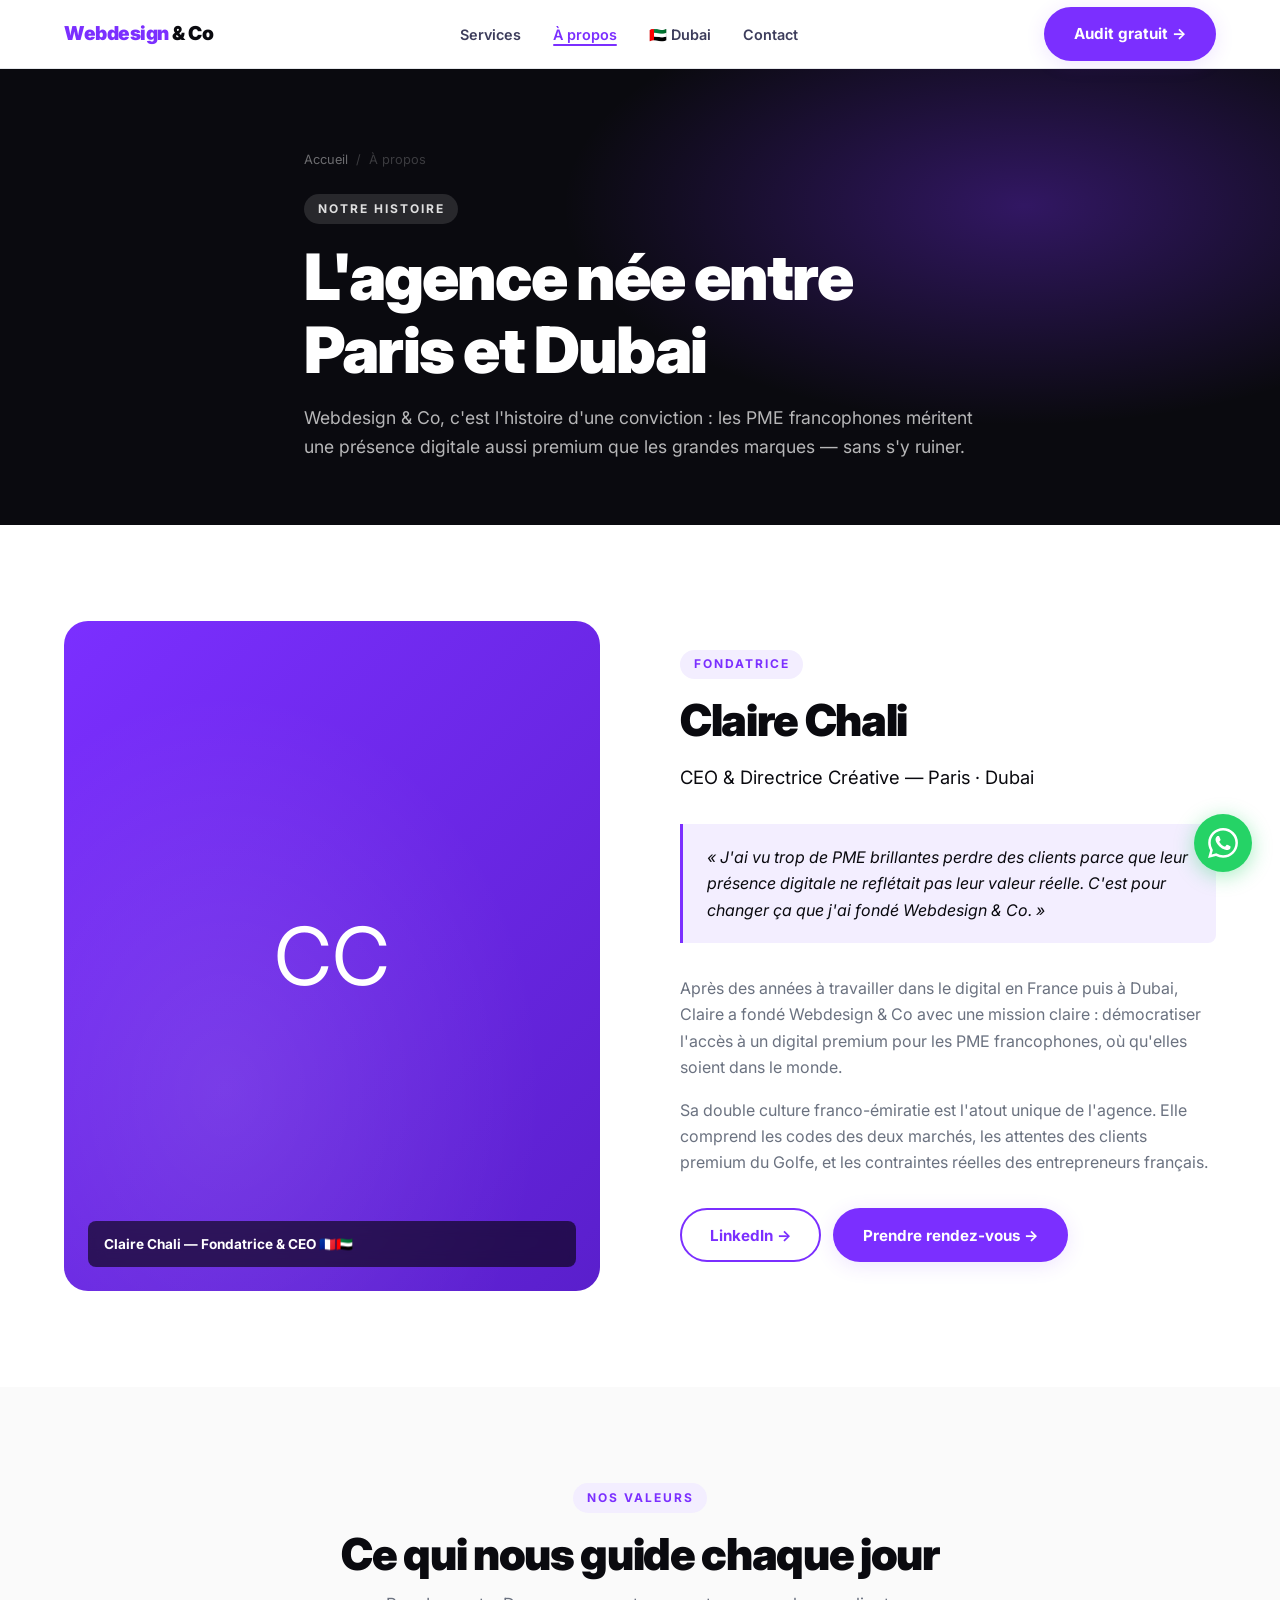
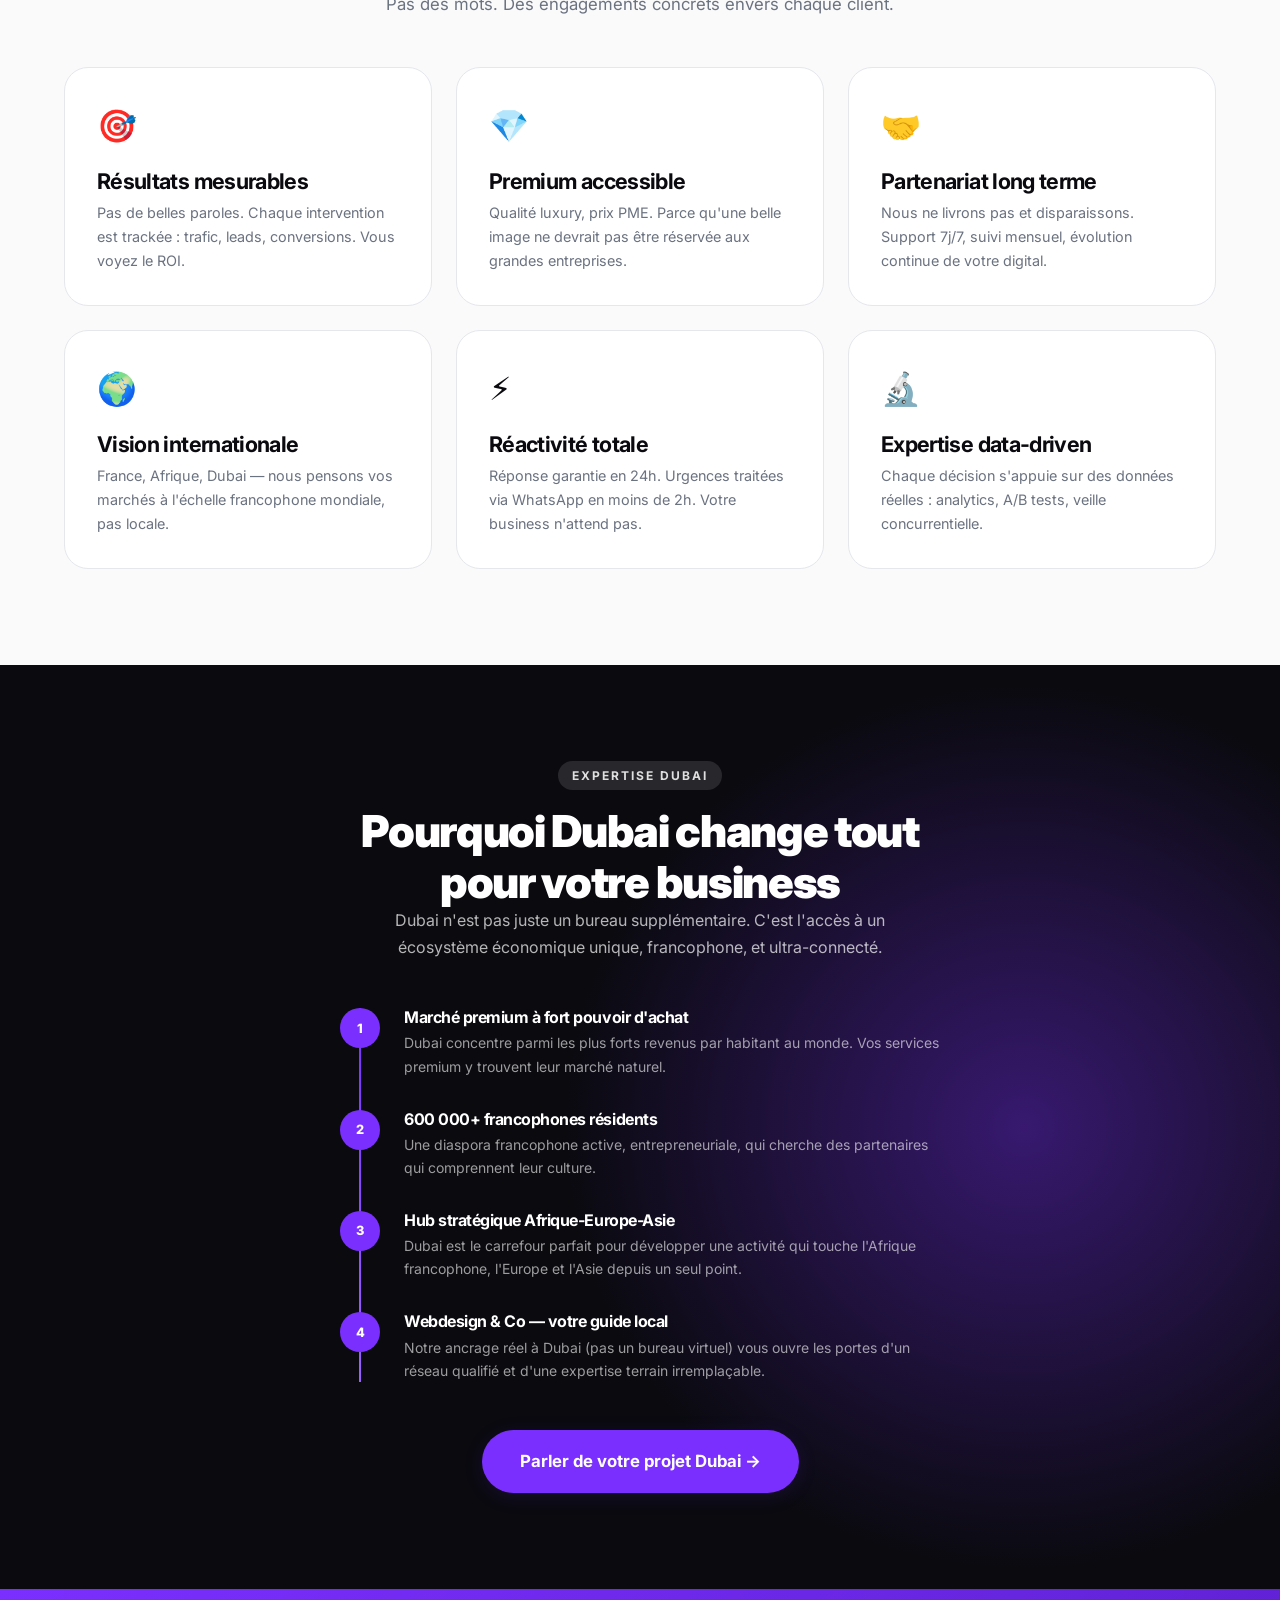
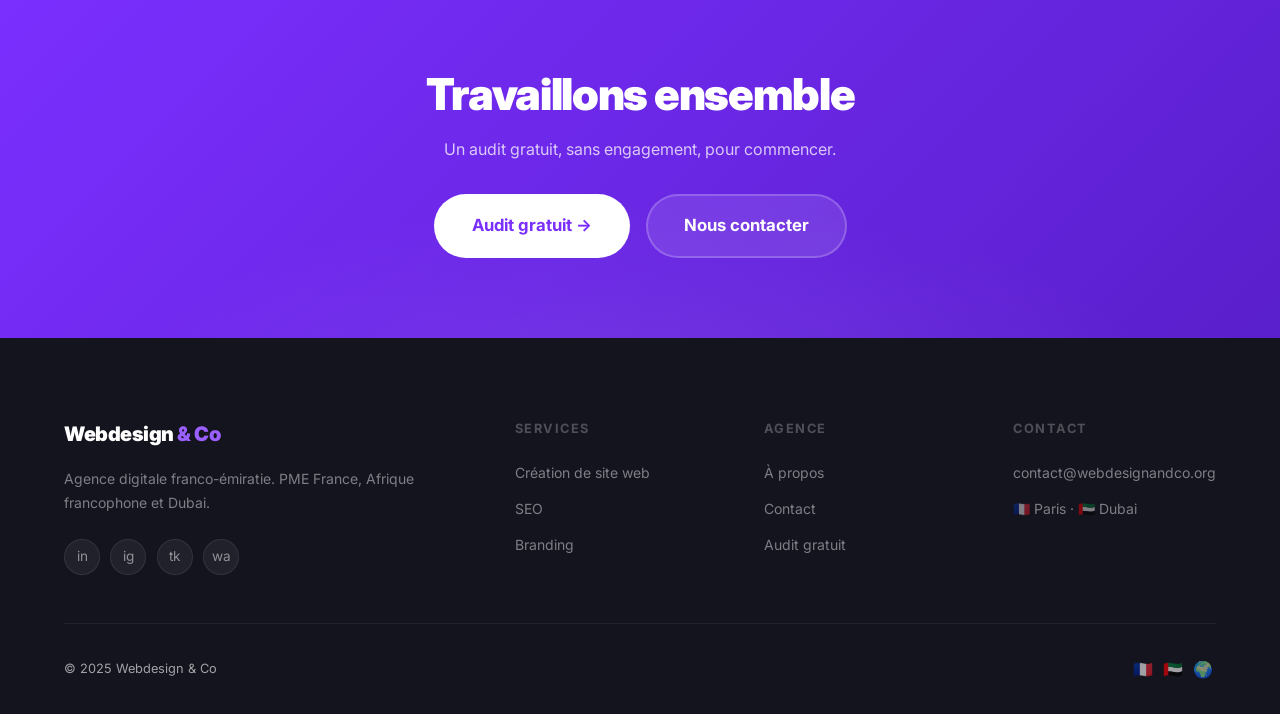
<file: website/a-propos.html>
<!DOCTYPE html>
<html lang="fr">
<head>
  <meta charset="UTF-8" />
  <meta name="viewport" content="width=device-width, initial-scale=1.0" />
  <title>À propos — Claire Chali & Webdesign & Co | Agence Franco-Émiratie</title>
  <meta name="description" content="Découvrez Webdesign & Co, fondée par Claire Chali. Agence digitale franco-émiratie accompagnant les PME francophones en France, Afrique et Dubai depuis des années." />
  <link rel="canonical" href="https://webdesignandco.org/a-propos/" />
  <meta property="og:title"       content="À propos | Webdesign & Co" />
  <meta property="og:description" content="Fondée par Claire Chali. L'agence digitale des PME francophones, de Paris à Dubai." />
  <meta property="og:image"       content="https://webdesignandco.org/og-about.jpg" />
  <link rel="stylesheet" href="css/style.css" />
  <link href="https://fonts.googleapis.com/css2?family=Inter:wght@400;600;700;800;900&display=swap" rel="stylesheet" />
  <style>
    .values-grid { display:grid; grid-template-columns:repeat(3,1fr); gap:1.5rem; }
    .value-card {
      background:var(--white);
      border:1.5px solid var(--border);
      border-radius:var(--radius-lg);
      padding:2rem;
      transition:var(--transition);
    }
    .value-card:hover { border-color:var(--violet); box-shadow:var(--shadow); transform:translateY(-3px); }
    .value-icon { font-size:2rem; margin-bottom:1rem; }
    .value-card h3 { margin-bottom:.5rem; }
    .value-card p { font-size:.9rem; }
    .founder-section { display:grid; grid-template-columns:1fr 1fr; gap:5rem; align-items:center; }
    .founder-photo {
      aspect-ratio:4/5;
      background:linear-gradient(135deg, var(--violet) 0%, var(--violet-dark) 100%);
      border-radius:var(--radius-lg);
      display:flex; align-items:center; justify-content:center;
      color:var(--white); font-size:5rem;
      position:relative; overflow:hidden;
    }
    .founder-photo::before {
      content:'';
      position:absolute; inset:0;
      background:radial-gradient(ellipse at 30% 70%, rgba(255,255,255,.1) 0%, transparent 60%);
    }
    .founder-badge {
      position:absolute;
      bottom:1.5rem; left:1.5rem; right:1.5rem;
      background:rgba(0,0,0,.6);
      backdrop-filter:blur(8px);
      border-radius:var(--radius-sm);
      padding:.75rem 1rem;
      color:var(--white);
      font-size:.85rem; font-weight:700;
    }
    .founder-content blockquote {
      border-left:3px solid var(--violet);
      padding:1.25rem 1.5rem;
      background:var(--violet-pale);
      border-radius:0 var(--radius-sm) var(--radius-sm) 0;
      font-style:italic;
      font-size:1rem;
      color:var(--dark);
      margin:2rem 0;
    }
    .timeline { position:relative; max-width:600px; }
    .timeline::before {
      content:'';
      position:absolute;
      left:19px; top:0; bottom:0;
      width:2px;
      background:linear-gradient(to bottom, var(--violet), var(--violet-light));
    }
    .timeline-item { display:flex; gap:1.5rem; margin-bottom:2rem; }
    .timeline-dot {
      width:40px; height:40px;
      background:var(--violet);
      border-radius:50%;
      flex-shrink:0;
      display:flex; align-items:center; justify-content:center;
      color:var(--white); font-size:.8rem; font-weight:800;
      position:relative; z-index:1;
    }
    .timeline-item h3 { font-size:1rem; margin-bottom:.3rem; }
    .timeline-item p { font-size:.875rem; }
    @media(max-width:768px){
      .founder-section{grid-template-columns:1fr}
      .values-grid{grid-template-columns:1fr}
    }
  </style>
</head>
<body>

<nav class="nav">
  <div class="container nav-inner">
    <a href="/index.html" class="nav-logo">Webdesign<span> &amp; Co</span></a>
    <ul class="nav-menu">
      <li><a href="/services.html" class="nav-link">Services</a></li>
      <li><a href="/a-propos.html" class="nav-link active">À propos</a></li>
      <li><a href="/a-propos.html#dubai" class="nav-link">🇦🇪 Dubai</a></li>
      <li><a href="/contact.html" class="nav-link">Contact</a></li>
    </ul>
    <div class="nav-actions">
      <a href="/audit-digital-gratuit.html" class="btn btn-primary">Audit gratuit →</a>
      <button class="nav-burger" aria-label="Menu"><span></span><span></span><span></span></button>
    </div>
  </div>
</nav>
<nav class="nav-mobile">
  <button class="nav-mobile-close">✕</button>
  <a href="/services.html">Services</a>
  <a href="/a-propos.html">À propos</a>
  <a href="/contact.html">Contact</a>
  <a href="/audit-digital-gratuit.html" class="btn btn-primary btn-lg">Audit gratuit →</a>
</nav>

<main>
<section class="page-hero">
  <div class="page-hero-bg" aria-hidden="true"></div>
  <div class="container page-hero-content">
    <nav class="breadcrumb" aria-label="Fil d'Ariane">
      <a href="/index.html">Accueil</a><span>/</span><span>À propos</span>
    </nav>
    <span class="section-label white">Notre histoire</span>
    <h1>L'agence née entre<br />Paris et Dubai</h1>
    <p>Webdesign &amp; Co, c'est l'histoire d'une conviction : les PME francophones méritent une présence digitale aussi premium que les grandes marques — sans s'y ruiner.</p>
  </div>
</section>

<!-- FONDATRICE -->
<section class="section" id="equipe">
  <div class="container founder-section">
    <div class="founder-photo">
      <span aria-hidden="true">CC</span>
      <div class="founder-badge">Claire Chali — Fondatrice &amp; CEO 🇫🇷🇦🇪</div>
    </div>
    <div class="founder-content">
      <span class="section-label">Fondatrice</span>
      <h2>Claire Chali</h2>
      <p class="lead" style="color:var(--dark);margin:1rem 0">CEO &amp; Directrice Créative — Paris · Dubai</p>
      <blockquote>
        « J'ai vu trop de PME brillantes perdre des clients parce que leur présence digitale ne reflétait pas leur valeur réelle. C'est pour changer ça que j'ai fondé Webdesign &amp; Co. »
      </blockquote>
      <p style="margin-bottom:1rem">Après des années à travailler dans le digital en France puis à Dubai, Claire a fondé Webdesign &amp; Co avec une mission claire : démocratiser l'accès à un digital premium pour les PME francophones, où qu'elles soient dans le monde.</p>
      <p>Sa double culture franco-émiratie est l'atout unique de l'agence. Elle comprend les codes des deux marchés, les attentes des clients premium du Golfe, et les contraintes réelles des entrepreneurs français.</p>
      <div style="display:flex;gap:.75rem;margin-top:2rem;flex-wrap:wrap">
        <a href="https://www.linkedin.com/in/clairechali" class="btn btn-outline" target="_blank" rel="noopener">LinkedIn →</a>
        <a href="/contact.html" class="btn btn-primary">Prendre rendez-vous →</a>
      </div>
    </div>
  </div>
</section>

<!-- VALEURS -->
<section class="section section-grey">
  <div class="container">
    <div class="text-center">
      <span class="section-label">Nos valeurs</span>
      <h2 class="section-title">Ce qui nous guide chaque jour</h2>
      <p class="section-sub">Pas des mots. Des engagements concrets envers chaque client.</p>
    </div>
    <div class="values-grid">
      <div class="value-card">
        <div class="value-icon">🎯</div>
        <h3>Résultats mesurables</h3>
        <p>Pas de belles paroles. Chaque intervention est trackée : trafic, leads, conversions. Vous voyez le ROI.</p>
      </div>
      <div class="value-card">
        <div class="value-icon">💎</div>
        <h3>Premium accessible</h3>
        <p>Qualité luxury, prix PME. Parce qu'une belle image ne devrait pas être réservée aux grandes entreprises.</p>
      </div>
      <div class="value-card">
        <div class="value-icon">🤝</div>
        <h3>Partenariat long terme</h3>
        <p>Nous ne livrons pas et disparaissons. Support 7j/7, suivi mensuel, évolution continue de votre digital.</p>
      </div>
      <div class="value-card">
        <div class="value-icon">🌍</div>
        <h3>Vision internationale</h3>
        <p>France, Afrique, Dubai — nous pensons vos marchés à l'échelle francophone mondiale, pas locale.</p>
      </div>
      <div class="value-card">
        <div class="value-icon">⚡</div>
        <h3>Réactivité totale</h3>
        <p>Réponse garantie en 24h. Urgences traitées via WhatsApp en moins de 2h. Votre business n'attend pas.</p>
      </div>
      <div class="value-card">
        <div class="value-icon">🔬</div>
        <h3>Expertise data-driven</h3>
        <p>Chaque décision s'appuie sur des données réelles : analytics, A/B tests, veille concurrentielle.</p>
      </div>
    </div>
  </div>
</section>

<!-- DUBAI -->
<section class="section dubai-section" id="dubai">
  <div class="dubai-bg" aria-hidden="true"></div>
  <div class="container">
    <div class="text-center" style="position:relative;z-index:1;margin-bottom:3rem">
      <span class="section-label white">Expertise Dubai</span>
      <h2 style="color:var(--white)">Pourquoi Dubai change tout<br />pour votre business</h2>
      <p style="color:rgba(255,255,255,.7);max-width:560px;margin:0 auto">Dubai n'est pas juste un bureau supplémentaire. C'est l'accès à un écosystème économique unique, francophone, et ultra-connecté.</p>
    </div>
    <div class="timeline" style="margin:0 auto;position:relative;z-index:1">
      <div class="timeline-item">
        <div class="timeline-dot">1</div>
        <div>
          <h3 style="color:var(--white)">Marché premium à fort pouvoir d'achat</h3>
          <p style="color:rgba(255,255,255,.6)">Dubai concentre parmi les plus forts revenus par habitant au monde. Vos services premium y trouvent leur marché naturel.</p>
        </div>
      </div>
      <div class="timeline-item">
        <div class="timeline-dot">2</div>
        <div>
          <h3 style="color:var(--white)">600 000+ francophones résidents</h3>
          <p style="color:rgba(255,255,255,.6)">Une diaspora francophone active, entrepreneuriale, qui cherche des partenaires qui comprennent leur culture.</p>
        </div>
      </div>
      <div class="timeline-item">
        <div class="timeline-dot">3</div>
        <div>
          <h3 style="color:var(--white)">Hub stratégique Afrique-Europe-Asie</h3>
          <p style="color:rgba(255,255,255,.6)">Dubai est le carrefour parfait pour développer une activité qui touche l'Afrique francophone, l'Europe et l'Asie depuis un seul point.</p>
        </div>
      </div>
      <div class="timeline-item" style="margin-bottom:0">
        <div class="timeline-dot">4</div>
        <div>
          <h3 style="color:var(--white)">Webdesign &amp; Co — votre guide local</h3>
          <p style="color:rgba(255,255,255,.6)">Notre ancrage réel à Dubai (pas un bureau virtuel) vous ouvre les portes d'un réseau qualifié et d'une expertise terrain irremplaçable.</p>
        </div>
      </div>
    </div>
    <div class="text-center" style="margin-top:3rem;position:relative;z-index:1">
      <a href="/contact.html" class="btn btn-primary btn-lg">Parler de votre projet Dubai →</a>
    </div>
  </div>
</section>

<!-- CTA -->
<section class="cta-band">
  <div class="container">
    <h2>Travaillons ensemble</h2>
    <p>Un audit gratuit, sans engagement, pour commencer.</p>
    <div class="cta-actions">
      <a href="/audit-digital-gratuit.html" class="btn btn-white btn-lg">Audit gratuit →</a>
      <a href="/contact.html" class="btn btn-ghost btn-lg">Nous contacter</a>
    </div>
  </div>
</section>
</main>

<footer class="footer">
  <div class="container">
    <div class="footer-grid">
      <div>
        <div class="footer-logo">Webdesign<span> &amp; Co</span></div>
        <p class="footer-desc">Agence digitale franco-émiratie. PME France, Afrique francophone et Dubai.</p>
        <div class="footer-social">
          <a href="#" class="footer-social-link">in</a>
          <a href="#" class="footer-social-link">ig</a>
          <a href="#" class="footer-social-link">tk</a>
          <a href="#" class="footer-social-link">wa</a>
        </div>
      </div>
      <div><div class="footer-col-title">Services</div><ul class="footer-links"><li><a href="/services.html" class="footer-link">Création de site web</a></li><li><a href="/services.html" class="footer-link">SEO</a></li><li><a href="/services.html" class="footer-link">Branding</a></li></ul></div>
      <div><div class="footer-col-title">Agence</div><ul class="footer-links"><li><a href="/a-propos.html" class="footer-link">À propos</a></li><li><a href="/contact.html" class="footer-link">Contact</a></li><li><a href="/audit-digital-gratuit.html" class="footer-link">Audit gratuit</a></li></ul></div>
      <div><div class="footer-col-title">Contact</div><ul class="footer-links"><li><a href="mailto:contact@webdesignandco.org" class="footer-link">contact@webdesignandco.org</a></li><li><span class="footer-link">🇫🇷 Paris · 🇦🇪 Dubai</span></li></ul></div>
    </div>
    <div class="footer-bottom"><span>© 2025 Webdesign &amp; Co</span><span class="footer-flags">🇫🇷 🇦🇪 🌍</span></div>
  </div>
</footer>
<a href="https://wa.me/message/WEBDESIGNANDCO" class="wa-float" target="_blank" rel="noopener noreferrer" aria-label="WhatsApp"><svg viewBox="0 0 24 24" xmlns="http://www.w3.org/2000/svg"><path d="M17.472 14.382c-.297-.149-1.758-.867-2.03-.967-.273-.099-.471-.148-.67.15-.197.297-.767.966-.94 1.164-.173.199-.347.223-.644.075-.297-.15-1.255-.463-2.39-1.475-.883-.788-1.48-1.761-1.653-2.059-.173-.297-.018-.458.13-.606.134-.133.298-.347.446-.52.149-.174.198-.298.298-.497.099-.198.05-.371-.025-.52-.075-.149-.669-1.612-.916-2.207-.242-.579-.487-.5-.669-.51-.173-.008-.371-.01-.57-.01-.198 0-.52.074-.792.372-.272.297-1.04 1.016-1.04 2.479 0 1.462 1.065 2.875 1.213 3.074.149.198 2.096 3.2 5.077 4.487.709.306 1.262.489 1.694.625.712.227 1.36.195 1.871.118.571-.085 1.758-.719 2.006-1.413.248-.694.248-1.289.173-1.413-.074-.124-.272-.198-.57-.347m-5.421 7.403h-.004a9.87 9.87 0 01-5.031-1.378l-.361-.214-3.741.982.998-3.648-.235-.374a9.86 9.86 0 01-1.51-5.26c.001-5.45 4.436-9.884 9.888-9.884 2.64 0 5.122 1.03 6.988 2.898a9.825 9.825 0 012.893 6.994c-.003 5.45-4.437 9.884-9.885 9.884m8.413-18.297A11.815 11.815 0 0012.05 0C5.495 0 .16 5.335.157 11.892c0 2.096.547 4.142 1.588 5.945L.057 24l6.305-1.654a11.882 11.882 0 005.683 1.448h.005c6.554 0 11.89-5.335 11.893-11.893a11.821 11.821 0 00-3.48-8.413Z"/></svg></a>
<script src="js/main.js" defer></script>
</body>
</html>
</file>
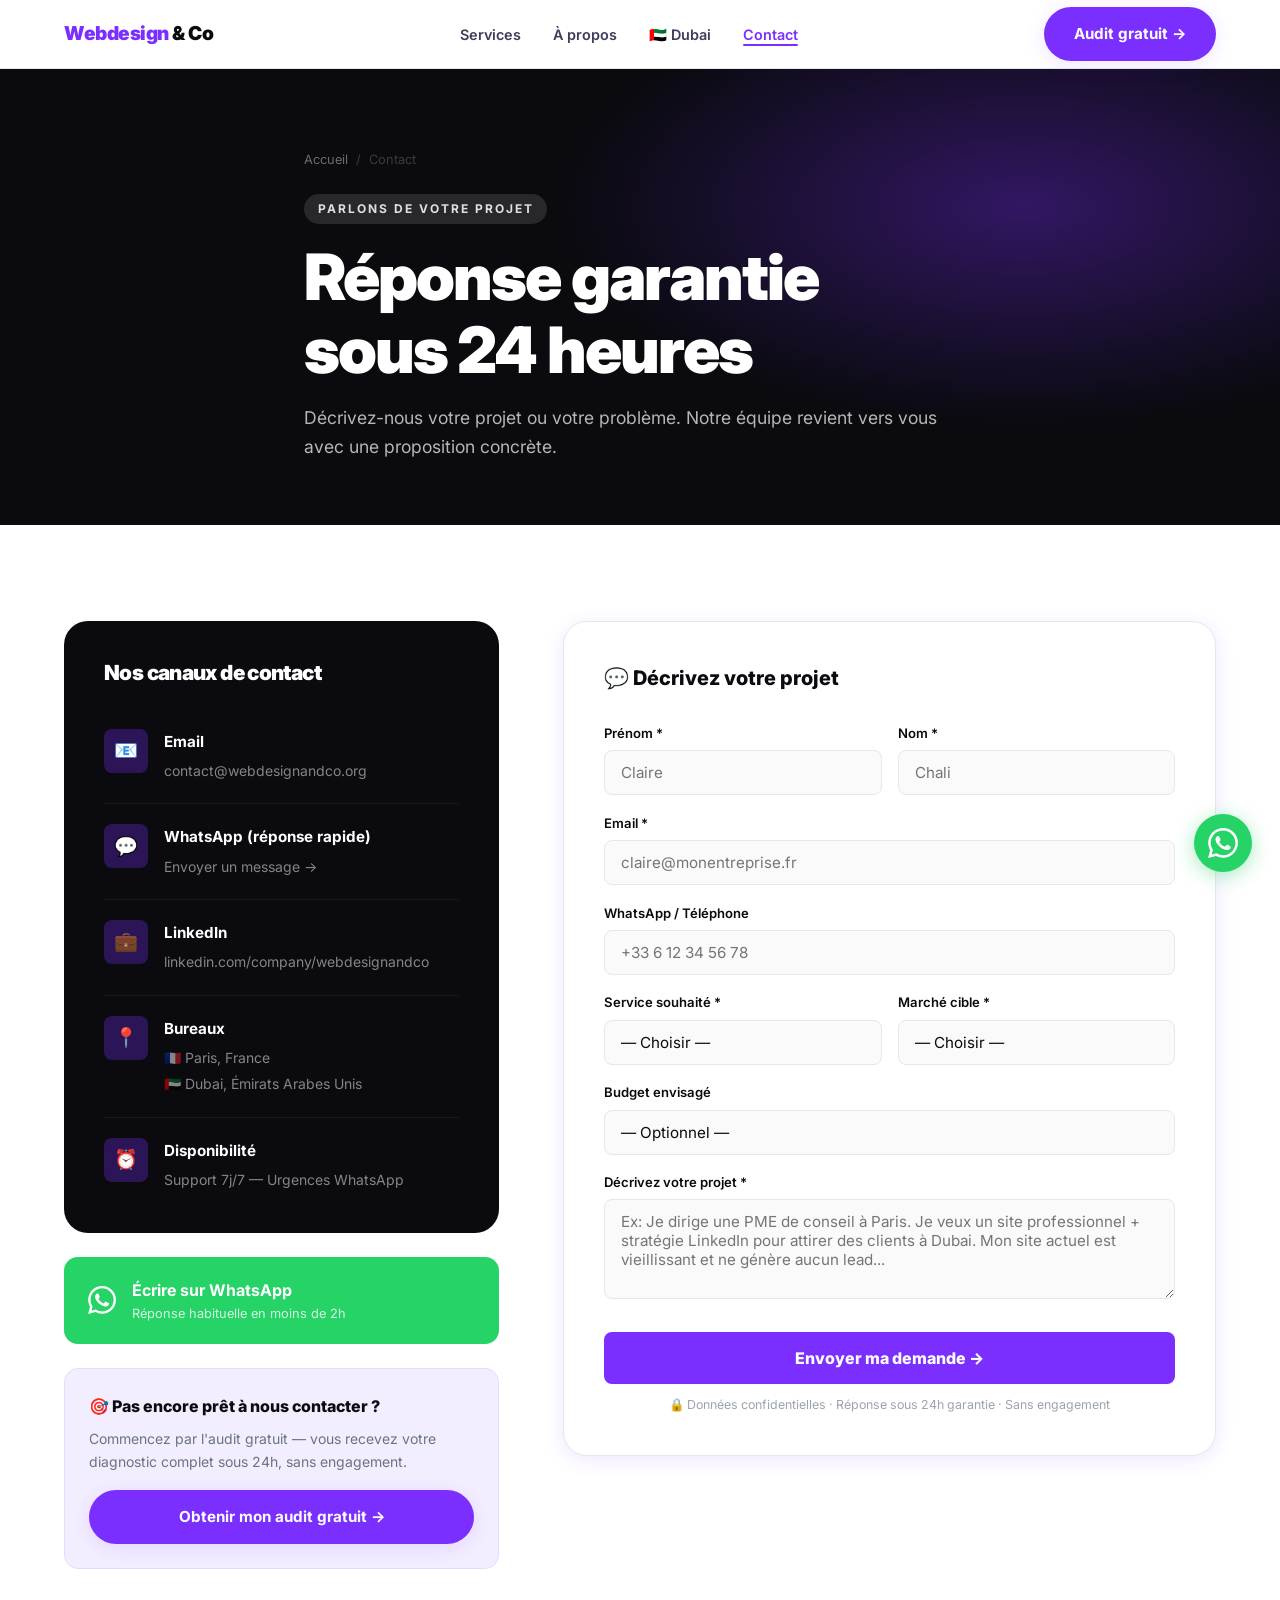
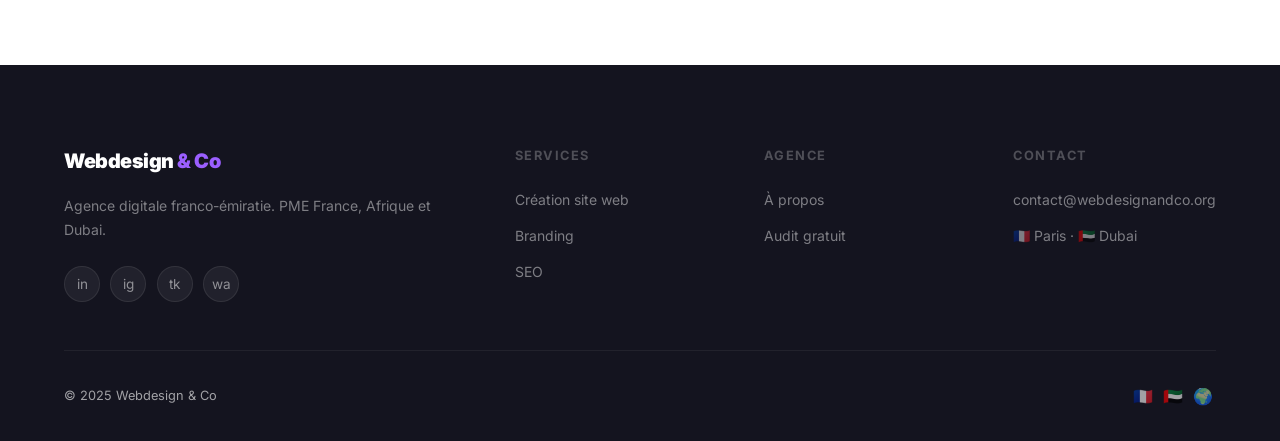
<file: website/contact.html>
<!DOCTYPE html>
<html lang="fr">
<head>
  <meta charset="UTF-8" />
  <meta name="viewport" content="width=device-width, initial-scale=1.0" />
  <title>Contact — Parlez à un Expert | Webdesign & Co</title>
  <meta name="description" content="Contactez Webdesign & Co pour votre projet digital. Réponse garantie sous 24h. Paris, Dubai, Afrique francophone. WhatsApp disponible 7j/7." />
  <link rel="canonical" href="https://webdesignandco.org/contact/" />
  <meta property="og:title"       content="Contact | Webdesign & Co" />
  <meta property="og:description" content="Réponse sous 24h. WhatsApp 7j/7. Parlez à Claire Chali pour votre projet digital." />
  <meta property="og:image"       content="https://webdesignandco.org/og-contact.jpg" />
  <link rel="stylesheet" href="css/style.css" />
  <link href="https://fonts.googleapis.com/css2?family=Inter:wght@400;600;700;800;900&display=swap" rel="stylesheet" />
  <style>
    .contact-layout { display:grid; grid-template-columns:1fr 1.5fr; gap:4rem; align-items:start; }
    .contact-info-card {
      background:var(--dark);
      border-radius:var(--radius-lg);
      padding:2.5rem;
      color:var(--white);
    }
    .contact-method {
      display:flex; gap:1rem; align-items:flex-start;
      border-bottom:1px solid rgba(255,255,255,.06);
      padding:1.25rem 0;
    }
    .contact-method:last-child { border-bottom:none; padding-bottom:0; }
    .contact-method-icon {
      width:44px; height:44px;
      background:rgba(123,47,255,.3);
      border-radius:var(--radius-sm);
      display:flex; align-items:center; justify-content:center;
      font-size:1.2rem; flex-shrink:0;
    }
    .contact-method strong { display:block; color:var(--white); font-size:.95rem; margin-bottom:.2rem; }
    .contact-method a, .contact-method span { font-size:.875rem; color:rgba(255,255,255,.5); }
    .contact-method a:hover { color:var(--violet-light); }
    .contact-form-card {
      background:var(--white);
      border:1.5px solid var(--border);
      border-radius:var(--radius-lg);
      padding:2.5rem;
      box-shadow:var(--shadow);
    }
    .contact-form-title { font-size:1.25rem; font-weight:800; color:var(--dark); margin-bottom:1.75rem; }
    .form-select-group { display:grid; grid-template-columns:1fr 1fr; gap:1rem; }
    .wa-big {
      display:flex; align-items:center; gap:1rem;
      background:#25D366;
      color:var(--white);
      border-radius:var(--radius);
      padding:1.25rem 1.5rem;
      margin-top:1.5rem;
      font-weight:700;
      text-decoration:none;
      transition:var(--transition);
    }
    .wa-big:hover { background:#1da851; transform:translateY(-2px); }
    .wa-big svg { width:28px; height:28px; fill:white; flex-shrink:0; }
    @media(max-width:768px){ .contact-layout{grid-template-columns:1fr} .form-select-group{grid-template-columns:1fr} }
  </style>
</head>
<body>

<nav class="nav">
  <div class="container nav-inner">
    <a href="/index.html" class="nav-logo">Webdesign<span> &amp; Co</span></a>
    <ul class="nav-menu">
      <li><a href="/services.html" class="nav-link">Services</a></li>
      <li><a href="/a-propos.html" class="nav-link">À propos</a></li>
      <li><a href="/a-propos.html#dubai" class="nav-link">🇦🇪 Dubai</a></li>
      <li><a href="/contact.html" class="nav-link active">Contact</a></li>
    </ul>
    <div class="nav-actions">
      <a href="/audit-digital-gratuit.html" class="btn btn-primary">Audit gratuit →</a>
      <button class="nav-burger" aria-label="Menu"><span></span><span></span><span></span></button>
    </div>
  </div>
</nav>
<nav class="nav-mobile">
  <button class="nav-mobile-close">✕</button>
  <a href="/services.html">Services</a>
  <a href="/a-propos.html">À propos</a>
  <a href="/contact.html">Contact</a>
  <a href="/audit-digital-gratuit.html" class="btn btn-primary btn-lg">Audit gratuit →</a>
</nav>

<main>
<section class="page-hero">
  <div class="page-hero-bg" aria-hidden="true"></div>
  <div class="container page-hero-content">
    <nav class="breadcrumb" aria-label="Fil d'Ariane">
      <a href="/index.html">Accueil</a><span>/</span><span>Contact</span>
    </nav>
    <span class="section-label white">Parlons de votre projet</span>
    <h1>Réponse garantie<br />sous 24 heures</h1>
    <p>Décrivez-nous votre projet ou votre problème. Notre équipe revient vers vous avec une proposition concrète.</p>
  </div>
</section>

<section class="section">
  <div class="container contact-layout">

    <!-- INFO -->
    <div>
      <div class="contact-info-card">
        <h2 style="color:var(--white);font-size:1.3rem;margin-bottom:1.5rem">Nos canaux de contact</h2>

        <div class="contact-method">
          <div class="contact-method-icon">📧</div>
          <div>
            <strong>Email</strong>
            <a href="mailto:contact@webdesignandco.org">contact@webdesignandco.org</a>
          </div>
        </div>

        <div class="contact-method">
          <div class="contact-method-icon">💬</div>
          <div>
            <strong>WhatsApp (réponse rapide)</strong>
            <a href="https://wa.me/message/WEBDESIGNANDCO" target="_blank" rel="noopener">Envoyer un message →</a>
          </div>
        </div>

        <div class="contact-method">
          <div class="contact-method-icon">💼</div>
          <div>
            <strong>LinkedIn</strong>
            <a href="https://www.linkedin.com/company/webdesignandco" target="_blank" rel="noopener">linkedin.com/company/webdesignandco</a>
          </div>
        </div>

        <div class="contact-method">
          <div class="contact-method-icon">📍</div>
          <div>
            <strong>Bureaux</strong>
            <span>🇫🇷 Paris, France<br />🇦🇪 Dubai, Émirats Arabes Unis</span>
          </div>
        </div>

        <div class="contact-method">
          <div class="contact-method-icon">⏰</div>
          <div>
            <strong>Disponibilité</strong>
            <span>Support 7j/7 — Urgences WhatsApp</span>
          </div>
        </div>
      </div>

      <!-- WhatsApp CTA -->
      <a href="https://wa.me/message/WEBDESIGNANDCO" class="wa-big" target="_blank" rel="noopener">
        <svg viewBox="0 0 24 24" xmlns="http://www.w3.org/2000/svg"><path d="M17.472 14.382c-.297-.149-1.758-.867-2.03-.967-.273-.099-.471-.148-.67.15-.197.297-.767.966-.94 1.164-.173.199-.347.223-.644.075-.297-.15-1.255-.463-2.39-1.475-.883-.788-1.48-1.761-1.653-2.059-.173-.297-.018-.458.13-.606.134-.133.298-.347.446-.52.149-.174.198-.298.298-.497.099-.198.05-.371-.025-.52-.075-.149-.669-1.612-.916-2.207-.242-.579-.487-.5-.669-.51-.173-.008-.371-.01-.57-.01-.198 0-.52.074-.792.372-.272.297-1.04 1.016-1.04 2.479 0 1.462 1.065 2.875 1.213 3.074.149.198 2.096 3.2 5.077 4.487.709.306 1.262.489 1.694.625.712.227 1.36.195 1.871.118.571-.085 1.758-.719 2.006-1.413.248-.694.248-1.289.173-1.413-.074-.124-.272-.198-.57-.347m-5.421 7.403h-.004a9.87 9.87 0 01-5.031-1.378l-.361-.214-3.741.982.998-3.648-.235-.374a9.86 9.86 0 01-1.51-5.26c.001-5.45 4.436-9.884 9.888-9.884 2.64 0 5.122 1.03 6.988 2.898a9.825 9.825 0 012.893 6.994c-.003 5.45-4.437 9.884-9.885 9.884m8.413-18.297A11.815 11.815 0 0012.05 0C5.495 0 .16 5.335.157 11.892c0 2.096.547 4.142 1.588 5.945L.057 24l6.305-1.654a11.882 11.882 0 005.683 1.448h.005c6.554 0 11.89-5.335 11.893-11.893a11.821 11.821 0 00-3.48-8.413Z"/></svg>
        <div>
          <div>Écrire sur WhatsApp</div>
          <div style="font-size:.8rem;opacity:.8;font-weight:400">Réponse habituelle en moins de 2h</div>
        </div>
      </a>

      <!-- Audit CTA -->
      <div style="margin-top:1.5rem;background:var(--violet-pale);border-radius:var(--radius);padding:1.5rem;border:1.5px solid var(--violet-pale2)">
        <div style="font-weight:800;color:var(--dark);margin-bottom:.5rem">🎯 Pas encore prêt à nous contacter ?</div>
        <p style="font-size:.875rem;margin-bottom:1rem">Commencez par l'audit gratuit — vous recevez votre diagnostic complet sous 24h, sans engagement.</p>
        <a href="/audit-digital-gratuit.html" class="btn btn-primary" style="width:100%;justify-content:center">Obtenir mon audit gratuit →</a>
      </div>
    </div>

    <!-- FORM -->
    <div class="contact-form-card">
      <div class="contact-form-title">💬 Décrivez votre projet</div>
      <form name="contact" method="POST" action="/merci/" data-netlify="true" netlify-honeypot="bot-field">
        <input type="hidden" name="form-name" value="contact" />
        <p style="display:none"><label>Ne pas remplir : <input name="bot-field" /></label></p>

        <div class="form-row">
          <div class="form-group">
            <label for="prenom">Prénom *</label>
            <input type="text" id="prenom" name="prenom" placeholder="Claire" required />
          </div>
          <div class="form-group">
            <label for="nom">Nom *</label>
            <input type="text" id="nom" name="nom" placeholder="Chali" required />
          </div>
        </div>

        <div class="form-group">
          <label for="email">Email *</label>
          <input type="email" id="email" name="email" placeholder="claire@monentreprise.fr" required />
        </div>

        <div class="form-group">
          <label for="telephone">WhatsApp / Téléphone</label>
          <input type="tel" id="telephone" name="telephone" placeholder="+33 6 12 34 56 78" />
        </div>

        <div class="form-row">
          <div class="form-group">
            <label for="service">Service souhaité *</label>
            <select id="service" name="service" required>
              <option value="">— Choisir —</option>
              <option>Création de site web</option>
              <option>Identité visuelle &amp; Branding</option>
              <option>SEO &amp; Référencement</option>
              <option>Réseaux sociaux</option>
              <option>E-commerce</option>
              <option>Pack Dubai &amp; Golfe</option>
              <option>Audit digital</option>
              <option>Autre / plusieurs services</option>
            </select>
          </div>
          <div class="form-group">
            <label for="marche">Marché cible *</label>
            <select id="marche" name="marche" required>
              <option value="">— Choisir —</option>
              <option>🇫🇷 France</option>
              <option>🌍 Afrique francophone</option>
              <option>🇦🇪 Dubai / Émirats</option>
              <option>🌐 International / Multi-marchés</option>
            </select>
          </div>
        </div>

        <div class="form-group">
          <label for="budget">Budget envisagé</label>
          <select id="budget" name="budget">
            <option value="">— Optionnel —</option>
            <option>Moins de 1 000 €</option>
            <option>1 000 € — 3 000 €</option>
            <option>3 000 € — 7 000 €</option>
            <option>7 000 € — 15 000 €</option>
            <option>15 000 € et plus</option>
          </select>
        </div>

        <div class="form-group">
          <label for="message">Décrivez votre projet *</label>
          <textarea id="message" name="message" placeholder="Ex: Je dirige une PME de conseil à Paris. Je veux un site professionnel + stratégie LinkedIn pour attirer des clients à Dubai. Mon site actuel est vieillissant et ne génère aucun lead..." required></textarea>
        </div>

        <button type="submit" class="submit-btn">Envoyer ma demande →</button>
        <p class="form-note">🔒 Données confidentielles · Réponse sous 24h garantie · Sans engagement</p>
      </form>
    </div>

  </div>
</section>
</main>

<footer class="footer">
  <div class="container">
    <div class="footer-grid">
      <div>
        <div class="footer-logo">Webdesign<span> &amp; Co</span></div>
        <p class="footer-desc">Agence digitale franco-émiratie. PME France, Afrique et Dubai.</p>
        <div class="footer-social">
          <a href="#" class="footer-social-link">in</a>
          <a href="#" class="footer-social-link">ig</a>
          <a href="#" class="footer-social-link">tk</a>
          <a href="#" class="footer-social-link">wa</a>
        </div>
      </div>
      <div><div class="footer-col-title">Services</div><ul class="footer-links"><li><a href="/services.html" class="footer-link">Création site web</a></li><li><a href="/services.html" class="footer-link">Branding</a></li><li><a href="/services.html" class="footer-link">SEO</a></li></ul></div>
      <div><div class="footer-col-title">Agence</div><ul class="footer-links"><li><a href="/a-propos.html" class="footer-link">À propos</a></li><li><a href="/audit-digital-gratuit.html" class="footer-link">Audit gratuit</a></li></ul></div>
      <div><div class="footer-col-title">Contact</div><ul class="footer-links"><li><a href="mailto:contact@webdesignandco.org" class="footer-link">contact@webdesignandco.org</a></li><li><span class="footer-link">🇫🇷 Paris · 🇦🇪 Dubai</span></li></ul></div>
    </div>
    <div class="footer-bottom"><span>© 2025 Webdesign &amp; Co</span><span class="footer-flags">🇫🇷 🇦🇪 🌍</span></div>
  </div>
</footer>
<a href="https://wa.me/message/WEBDESIGNANDCO" class="wa-float" target="_blank" rel="noopener noreferrer" aria-label="WhatsApp"><svg viewBox="0 0 24 24" xmlns="http://www.w3.org/2000/svg"><path d="M17.472 14.382c-.297-.149-1.758-.867-2.03-.967-.273-.099-.471-.148-.67.15-.197.297-.767.966-.94 1.164-.173.199-.347.223-.644.075-.297-.15-1.255-.463-2.39-1.475-.883-.788-1.48-1.761-1.653-2.059-.173-.297-.018-.458.13-.606.134-.133.298-.347.446-.52.149-.174.198-.298.298-.497.099-.198.05-.371-.025-.52-.075-.149-.669-1.612-.916-2.207-.242-.579-.487-.5-.669-.51-.173-.008-.371-.01-.57-.01-.198 0-.52.074-.792.372-.272.297-1.04 1.016-1.04 2.479 0 1.462 1.065 2.875 1.213 3.074.149.198 2.096 3.2 5.077 4.487.709.306 1.262.489 1.694.625.712.227 1.36.195 1.871.118.571-.085 1.758-.719 2.006-1.413.248-.694.248-1.289.173-1.413-.074-.124-.272-.198-.57-.347m-5.421 7.403h-.004a9.87 9.87 0 01-5.031-1.378l-.361-.214-3.741.982.998-3.648-.235-.374a9.86 9.86 0 01-1.51-5.26c.001-5.45 4.436-9.884 9.888-9.884 2.64 0 5.122 1.03 6.988 2.898a9.825 9.825 0 012.893 6.994c-.003 5.45-4.437 9.884-9.885 9.884m8.413-18.297A11.815 11.815 0 0012.05 0C5.495 0 .16 5.335.157 11.892c0 2.096.547 4.142 1.588 5.945L.057 24l6.305-1.654a11.882 11.882 0 005.683 1.448h.005c6.554 0 11.89-5.335 11.893-11.893a11.821 11.821 0 00-3.48-8.413Z"/></svg></a>
<script src="js/main.js" defer></script>
</body>
</html>
</file>
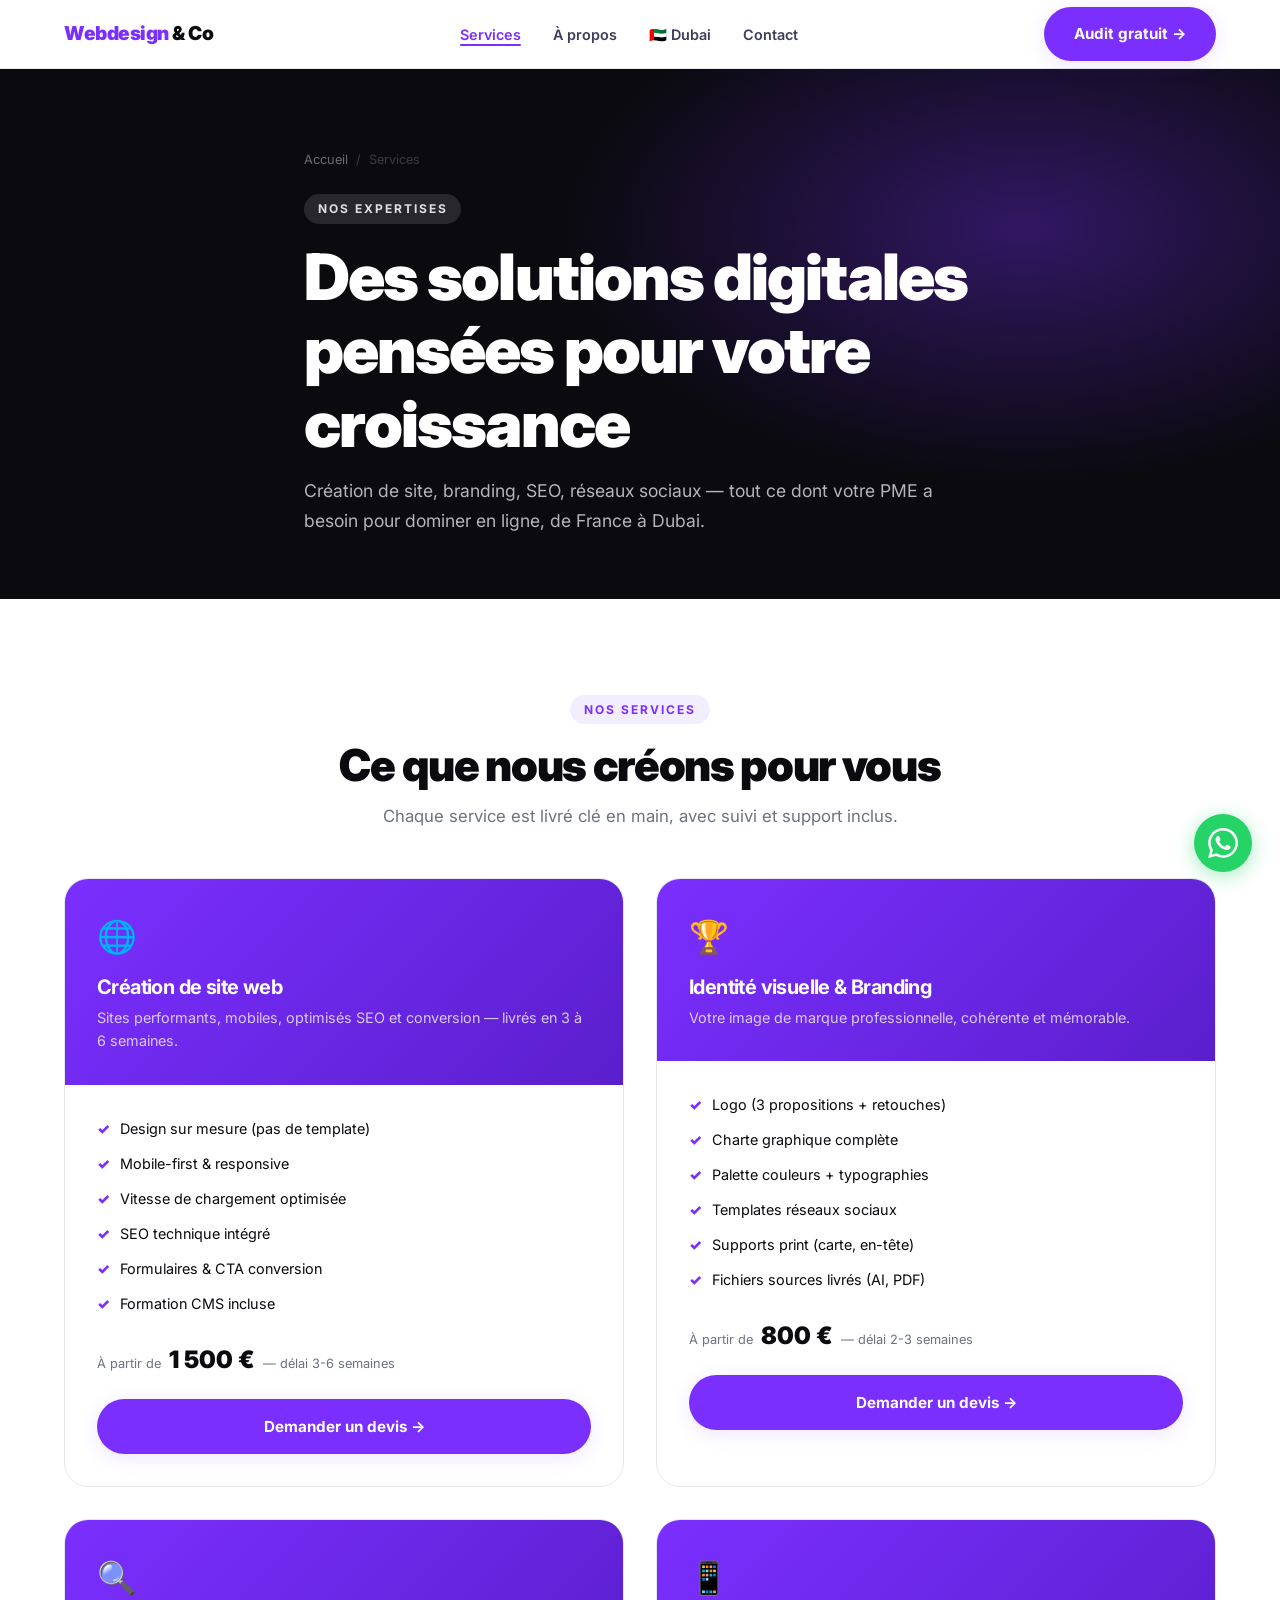
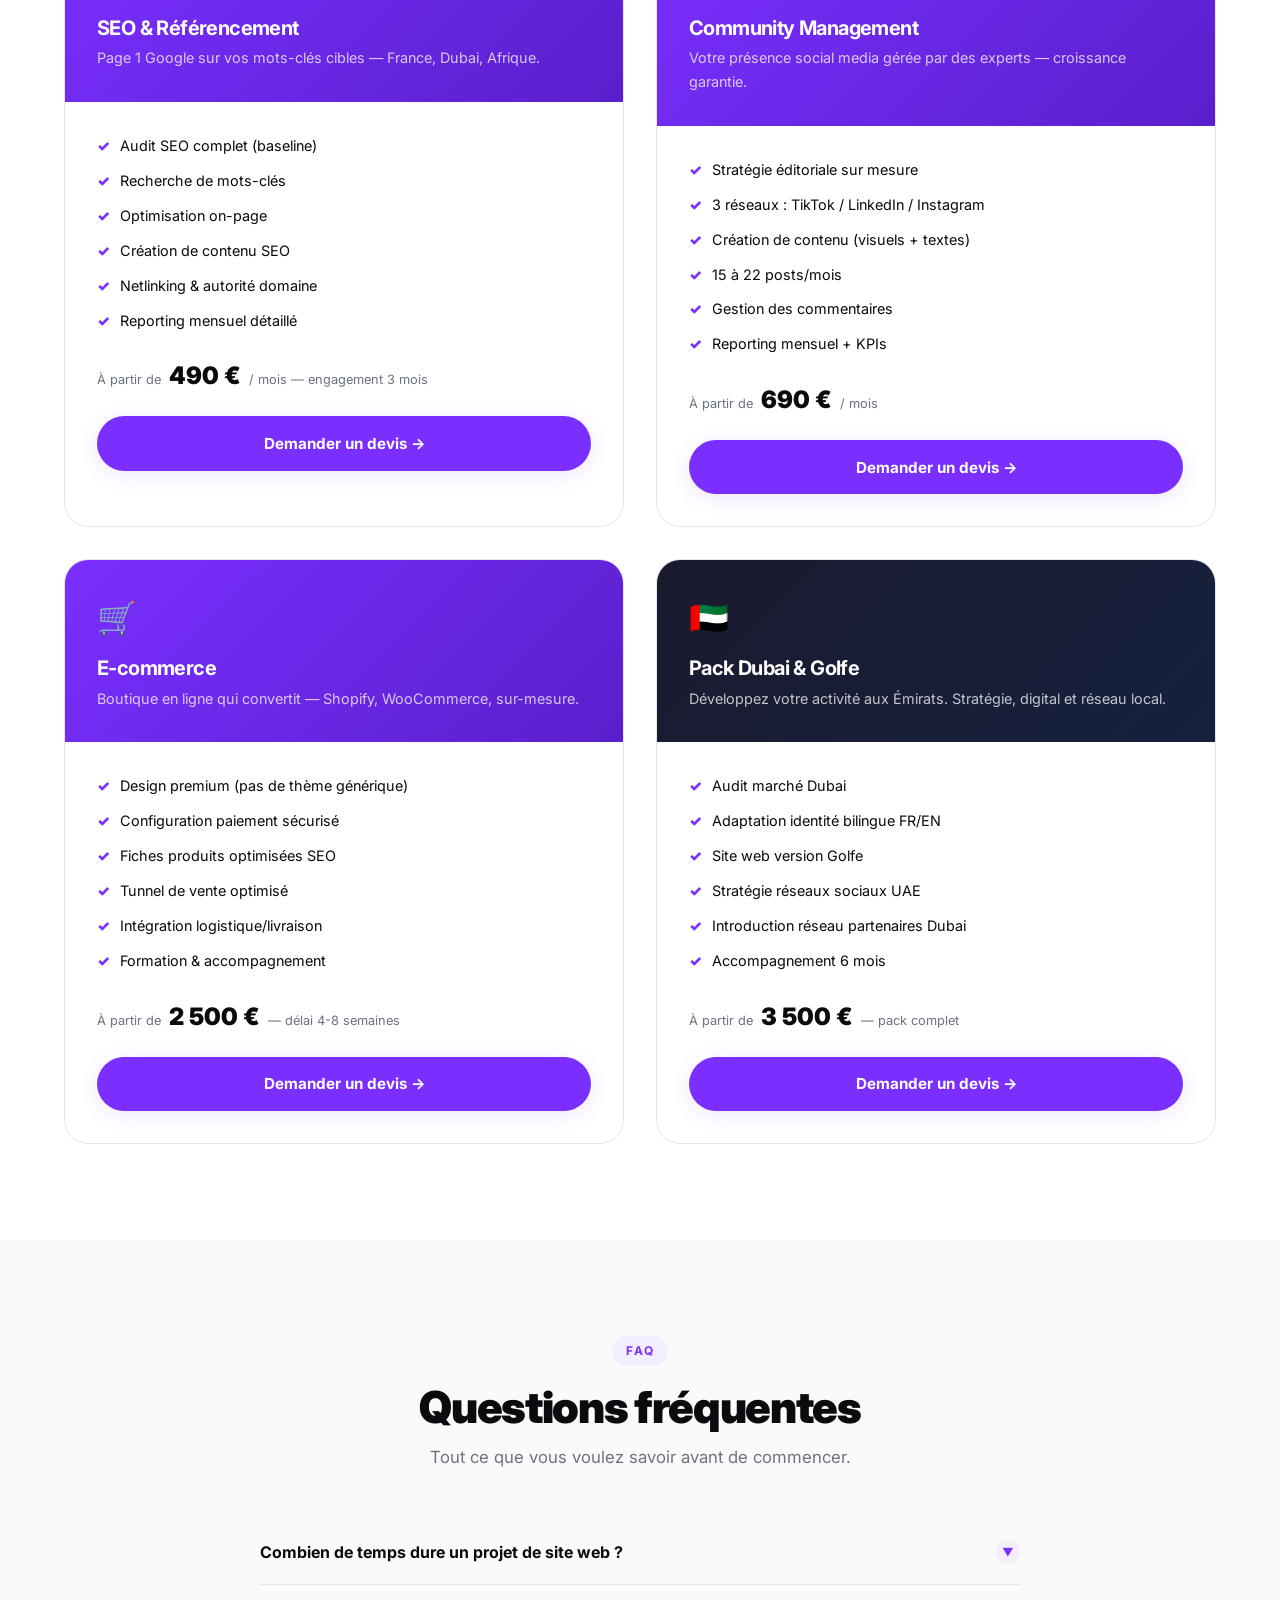
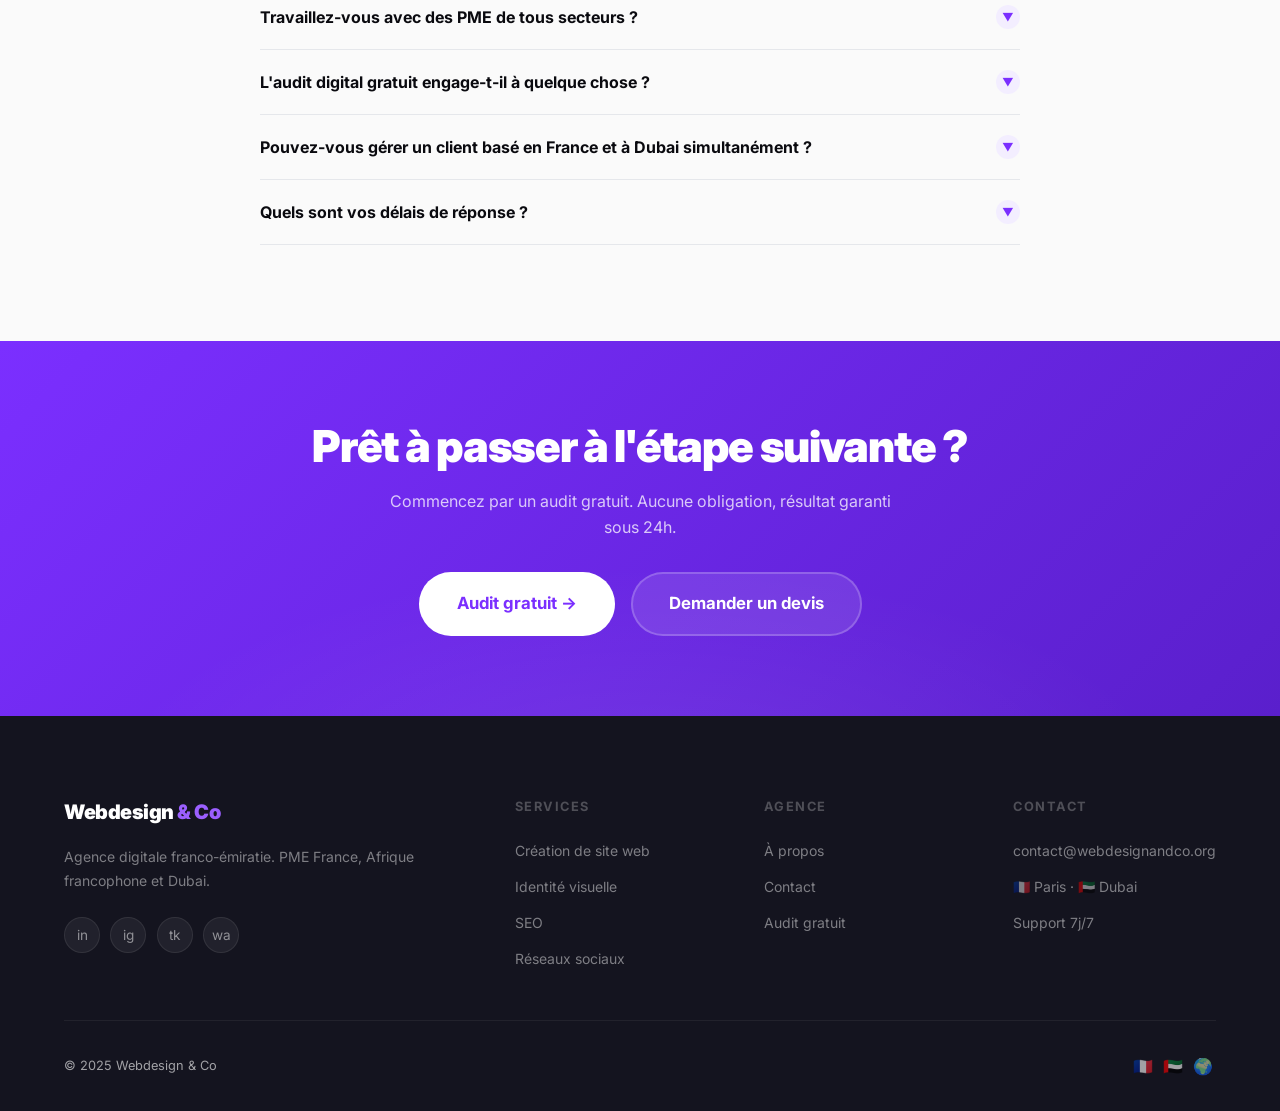
<file: website/services.html>
<!DOCTYPE html>
<html lang="fr">
<head>
  <meta charset="UTF-8" />
  <meta name="viewport" content="width=device-width, initial-scale=1.0" />
  <title>Nos Services — Création Site Web, SEO, Branding, Dubai | Webdesign & Co</title>
  <meta name="description" content="Création de site web, identité visuelle, SEO, réseaux sociaux, e-commerce et marché Dubai. Tous nos services digitaux pour PME francophones. Devis gratuit." />
  <link rel="canonical" href="https://webdesignandco.org/services/" />
  <meta property="og:title"       content="Nos Services | Webdesign & Co" />
  <meta property="og:description" content="Site web, branding, SEO, réseaux sociaux, e-commerce et expertise Dubai. Tout pour propulser votre PME en ligne." />
  <meta property="og:image"       content="https://webdesignandco.org/og-services.jpg" />
  <meta property="og:url"         content="https://webdesignandco.org/services/" />
  <link rel="stylesheet" href="css/style.css" />
  <link href="https://fonts.googleapis.com/css2?family=Inter:wght@400;600;700;800;900&display=swap" rel="stylesheet" />
  <style>
    .offer-grid { display:grid; grid-template-columns:repeat(2,1fr); gap:2rem; margin-top:3rem; }
    .offer-card {
      border:1.5px solid var(--border);
      border-radius:var(--radius-lg);
      overflow:hidden;
      transition:var(--transition);
      background:var(--white);
    }
    .offer-card:hover { border-color:var(--violet-light); box-shadow:var(--shadow-lg); transform:translateY(-4px); }
    .offer-card-head {
      background:linear-gradient(135deg, var(--violet) 0%, var(--violet-dark) 100%);
      color:var(--white);
      padding:2rem;
    }
    .offer-icon { font-size:2rem; margin-bottom:.75rem; }
    .offer-card-head h3 { color:var(--white); font-size:1.25rem; margin-bottom:.4rem; }
    .offer-card-head p { color:rgba(255,255,255,.75); font-size:.9rem; }
    .offer-card-body { padding:2rem; }
    .offer-features { margin-bottom:1.5rem; }
    .offer-feature {
      display:flex; gap:.65rem; align-items:flex-start;
      margin-bottom:.7rem; font-size:.9rem;
    }
    .offer-feature .check { color:var(--violet); font-weight:900; flex-shrink:0; }
    .offer-price {
      display:flex; align-items:baseline; gap:.5rem;
      margin-bottom:1.25rem;
    }
    .offer-price .from { font-size:.8rem; color:var(--grey); }
    .offer-price .amount { font-size:1.5rem; font-weight:900; color:var(--dark); }
    .offer-price .unit { font-size:.8rem; color:var(--grey); }
    .pricing-table { background:var(--off-white); border-radius:var(--radius-lg); overflow:hidden; margin-top:3rem; }
    .pricing-row {
      display:grid; grid-template-columns:2fr 1fr 1fr 1fr;
      border-bottom:1px solid var(--border);
    }
    .pricing-row:last-child { border-bottom:none; }
    .pricing-cell {
      padding:1rem 1.25rem;
      font-size:.875rem;
      display:flex; align-items:center;
    }
    .pricing-row.head .pricing-cell {
      font-weight:700; font-size:.8rem; text-transform:uppercase;
      letter-spacing:1px; color:var(--grey); background:var(--white);
      border-bottom:2px solid var(--border);
    }
    .pricing-row.head .pricing-cell:nth-child(3) { background:var(--violet); color:var(--white); }
    .check-yes { color:var(--success); font-size:1rem; }
    .check-no  { color:var(--border); font-size:1rem; }
    @media(max-width:768px){ .offer-grid{grid-template-columns:1fr;} .pricing-table{overflow-x:auto;} }
  </style>
</head>
<body>

<nav class="nav">
  <div class="container nav-inner">
    <a href="/index.html" class="nav-logo">Webdesign<span> &amp; Co</span></a>
    <ul class="nav-menu">
      <li><a href="/services.html" class="nav-link active">Services</a></li>
      <li><a href="/a-propos.html" class="nav-link">À propos</a></li>
      <li><a href="/a-propos.html#dubai" class="nav-link">🇦🇪 Dubai</a></li>
      <li><a href="/contact.html" class="nav-link">Contact</a></li>
    </ul>
    <div class="nav-actions">
      <a href="/audit-digital-gratuit.html" class="btn btn-primary">Audit gratuit →</a>
      <button class="nav-burger" aria-label="Menu"><span></span><span></span><span></span></button>
    </div>
  </div>
</nav>

<nav class="nav-mobile">
  <button class="nav-mobile-close">✕</button>
  <a href="/services.html">Services</a>
  <a href="/a-propos.html">À propos</a>
  <a href="/contact.html">Contact</a>
  <a href="/audit-digital-gratuit.html" class="btn btn-primary btn-lg">Audit gratuit →</a>
</nav>

<main>
<section class="page-hero">
  <div class="page-hero-bg" aria-hidden="true"></div>
  <div class="container page-hero-content">
    <nav class="breadcrumb" aria-label="Fil d'Ariane">
      <a href="/index.html">Accueil</a>
      <span>/</span>
      <span>Services</span>
    </nav>
    <span class="section-label white">Nos expertises</span>
    <h1>Des solutions digitales<br />pensées pour votre croissance</h1>
    <p>Création de site, branding, SEO, réseaux sociaux — tout ce dont votre PME a besoin pour dominer en ligne, de France à Dubai.</p>
  </div>
</section>

<!-- OFFRES DÉTAILLÉES -->
<section class="section">
  <div class="container">
    <div class="text-center">
      <span class="section-label">Nos services</span>
      <h2 class="section-title">Ce que nous créons pour vous</h2>
      <p class="section-sub">Chaque service est livré clé en main, avec suivi et support inclus.</p>
    </div>

    <div class="offer-grid">

      <div class="offer-card">
        <div class="offer-card-head">
          <div class="offer-icon">🌐</div>
          <h3>Création de site web</h3>
          <p>Sites performants, mobiles, optimisés SEO et conversion — livrés en 3 à 6 semaines.</p>
        </div>
        <div class="offer-card-body">
          <ul class="offer-features">
            <li class="offer-feature"><span class="check">✓</span> Design sur mesure (pas de template)</li>
            <li class="offer-feature"><span class="check">✓</span> Mobile-first &amp; responsive</li>
            <li class="offer-feature"><span class="check">✓</span> Vitesse de chargement optimisée</li>
            <li class="offer-feature"><span class="check">✓</span> SEO technique intégré</li>
            <li class="offer-feature"><span class="check">✓</span> Formulaires &amp; CTA conversion</li>
            <li class="offer-feature"><span class="check">✓</span> Formation CMS incluse</li>
          </ul>
          <div class="offer-price">
            <span class="from">À partir de</span>
            <span class="amount">1 500 €</span>
            <span class="unit">— délai 3-6 semaines</span>
          </div>
          <a href="/contact.html" class="btn btn-primary" style="width:100%;justify-content:center">Demander un devis →</a>
        </div>
      </div>

      <div class="offer-card">
        <div class="offer-card-head">
          <div class="offer-icon">🏆</div>
          <h3>Identité visuelle & Branding</h3>
          <p>Votre image de marque professionnelle, cohérente et mémorable.</p>
        </div>
        <div class="offer-card-body">
          <ul class="offer-features">
            <li class="offer-feature"><span class="check">✓</span> Logo (3 propositions + retouches)</li>
            <li class="offer-feature"><span class="check">✓</span> Charte graphique complète</li>
            <li class="offer-feature"><span class="check">✓</span> Palette couleurs + typographies</li>
            <li class="offer-feature"><span class="check">✓</span> Templates réseaux sociaux</li>
            <li class="offer-feature"><span class="check">✓</span> Supports print (carte, en-tête)</li>
            <li class="offer-feature"><span class="check">✓</span> Fichiers sources livrés (AI, PDF)</li>
          </ul>
          <div class="offer-price">
            <span class="from">À partir de</span>
            <span class="amount">800 €</span>
            <span class="unit">— délai 2-3 semaines</span>
          </div>
          <a href="/contact.html" class="btn btn-primary" style="width:100%;justify-content:center">Demander un devis →</a>
        </div>
      </div>

      <div class="offer-card">
        <div class="offer-card-head">
          <div class="offer-icon">🔍</div>
          <h3>SEO & Référencement</h3>
          <p>Page 1 Google sur vos mots-clés cibles — France, Dubai, Afrique.</p>
        </div>
        <div class="offer-card-body">
          <ul class="offer-features">
            <li class="offer-feature"><span class="check">✓</span> Audit SEO complet (baseline)</li>
            <li class="offer-feature"><span class="check">✓</span> Recherche de mots-clés</li>
            <li class="offer-feature"><span class="check">✓</span> Optimisation on-page</li>
            <li class="offer-feature"><span class="check">✓</span> Création de contenu SEO</li>
            <li class="offer-feature"><span class="check">✓</span> Netlinking &amp; autorité domaine</li>
            <li class="offer-feature"><span class="check">✓</span> Reporting mensuel détaillé</li>
          </ul>
          <div class="offer-price">
            <span class="from">À partir de</span>
            <span class="amount">490 €</span>
            <span class="unit">/ mois — engagement 3 mois</span>
          </div>
          <a href="/contact.html" class="btn btn-primary" style="width:100%;justify-content:center">Demander un devis →</a>
        </div>
      </div>

      <div class="offer-card">
        <div class="offer-card-head">
          <div class="offer-icon">📱</div>
          <h3>Community Management</h3>
          <p>Votre présence social media gérée par des experts — croissance garantie.</p>
        </div>
        <div class="offer-card-body">
          <ul class="offer-features">
            <li class="offer-feature"><span class="check">✓</span> Stratégie éditoriale sur mesure</li>
            <li class="offer-feature"><span class="check">✓</span> 3 réseaux : TikTok / LinkedIn / Instagram</li>
            <li class="offer-feature"><span class="check">✓</span> Création de contenu (visuels + textes)</li>
            <li class="offer-feature"><span class="check">✓</span> 15 à 22 posts/mois</li>
            <li class="offer-feature"><span class="check">✓</span> Gestion des commentaires</li>
            <li class="offer-feature"><span class="check">✓</span> Reporting mensuel + KPIs</li>
          </ul>
          <div class="offer-price">
            <span class="from">À partir de</span>
            <span class="amount">690 €</span>
            <span class="unit">/ mois</span>
          </div>
          <a href="/contact.html" class="btn btn-primary" style="width:100%;justify-content:center">Demander un devis →</a>
        </div>
      </div>

      <div class="offer-card">
        <div class="offer-card-head">
          <div class="offer-icon">🛒</div>
          <h3>E-commerce</h3>
          <p>Boutique en ligne qui convertit — Shopify, WooCommerce, sur-mesure.</p>
        </div>
        <div class="offer-card-body">
          <ul class="offer-features">
            <li class="offer-feature"><span class="check">✓</span> Design premium (pas de thème générique)</li>
            <li class="offer-feature"><span class="check">✓</span> Configuration paiement sécurisé</li>
            <li class="offer-feature"><span class="check">✓</span> Fiches produits optimisées SEO</li>
            <li class="offer-feature"><span class="check">✓</span> Tunnel de vente optimisé</li>
            <li class="offer-feature"><span class="check">✓</span> Intégration logistique/livraison</li>
            <li class="offer-feature"><span class="check">✓</span> Formation &amp; accompagnement</li>
          </ul>
          <div class="offer-price">
            <span class="from">À partir de</span>
            <span class="amount">2 500 €</span>
            <span class="unit">— délai 4-8 semaines</span>
          </div>
          <a href="/contact.html" class="btn btn-primary" style="width:100%;justify-content:center">Demander un devis →</a>
        </div>
      </div>

      <div class="offer-card">
        <div class="offer-card-head" style="background:linear-gradient(135deg,#1a1a2e 0%,#16213e 100%)">
          <div class="offer-icon">🇦🇪</div>
          <h3>Pack Dubai & Golfe</h3>
          <p>Développez votre activité aux Émirats. Stratégie, digital et réseau local.</p>
        </div>
        <div class="offer-card-body">
          <ul class="offer-features">
            <li class="offer-feature"><span class="check">✓</span> Audit marché Dubai</li>
            <li class="offer-feature"><span class="check">✓</span> Adaptation identité bilingue FR/EN</li>
            <li class="offer-feature"><span class="check">✓</span> Site web version Golfe</li>
            <li class="offer-feature"><span class="check">✓</span> Stratégie réseaux sociaux UAE</li>
            <li class="offer-feature"><span class="check">✓</span> Introduction réseau partenaires Dubai</li>
            <li class="offer-feature"><span class="check">✓</span> Accompagnement 6 mois</li>
          </ul>
          <div class="offer-price">
            <span class="from">À partir de</span>
            <span class="amount">3 500 €</span>
            <span class="unit">— pack complet</span>
          </div>
          <a href="/contact.html" class="btn btn-primary" style="width:100%;justify-content:center">Demander un devis →</a>
        </div>
      </div>

    </div>
  </div>
</section>

<!-- FAQ -->
<section class="section section-grey">
  <div class="container text-center">
    <span class="section-label">FAQ</span>
    <h2 class="section-title">Questions fréquentes</h2>
    <p class="section-sub">Tout ce que vous voulez savoir avant de commencer.</p>

    <div class="faq-list" style="text-align:left;margin-top:2rem">

      <div class="faq-item">
        <button class="faq-question">Combien de temps dure un projet de site web ?<div class="faq-chevron">▼</div></button>
        <div class="faq-answer"><p>Un site vitrine prend 3 à 4 semaines. Un site complexe ou e-commerce 6 à 10 semaines. Nous définissons un calendrier précis dès le démarrage et le respectons.</p></div>
      </div>

      <div class="faq-item">
        <button class="faq-question">Travaillez-vous avec des PME de tous secteurs ?<div class="faq-chevron">▼</div></button>
        <div class="faq-answer"><p>Oui — immobilier, restauration, conseil, santé, beauté, BTP, e-commerce, coaching… Notre seule condition : votre sérieux et votre volonté de croissance.</p></div>
      </div>

      <div class="faq-item">
        <button class="faq-question">L'audit digital gratuit engage-t-il à quelque chose ?<div class="faq-chevron">▼</div></button>
        <div class="faq-answer"><p>Absolument pas. L'audit est 100% gratuit et sans engagement. Vous recevez votre rapport, vous décidez de la suite. Même si vous ne nous confiez aucun projet, le rapport vous appartient.</p></div>
      </div>

      <div class="faq-item">
        <button class="faq-question">Pouvez-vous gérer un client basé en France et à Dubai simultanément ?<div class="faq-chevron">▼</div></button>
        <div class="faq-answer"><p>C'est exactement ce que nous faisons. Notre équipe est présente en France et à Dubai — nous couvrons les deux marchés avec une seule interlocutrice francophone.</p></div>
      </div>

      <div class="faq-item">
        <button class="faq-question">Quels sont vos délais de réponse ?<div class="faq-chevron">▼</div></button>
        <div class="faq-answer"><p>Nous garantissons une réponse sous 24h pour tout contact entrant. En urgence, WhatsApp permet une réponse en moins de 2h pendant nos horaires d'ouverture (7j/7).</p></div>
      </div>

    </div>
  </div>
</section>

<!-- CTA -->
<section class="cta-band">
  <div class="container">
    <h2>Prêt à passer à l'étape suivante ?</h2>
    <p>Commencez par un audit gratuit. Aucune obligation, résultat garanti sous 24h.</p>
    <div class="cta-actions">
      <a href="/audit-digital-gratuit.html" class="btn btn-white btn-lg">Audit gratuit →</a>
      <a href="/contact.html" class="btn btn-ghost btn-lg">Demander un devis</a>
    </div>
  </div>
</section>
</main>

<footer class="footer">
  <div class="container">
    <div class="footer-grid">
      <div>
        <div class="footer-logo">Webdesign<span> &amp; Co</span></div>
        <p class="footer-desc">Agence digitale franco-émiratie. PME France, Afrique francophone et Dubai.</p>
        <div class="footer-social">
          <a href="#" class="footer-social-link">in</a>
          <a href="#" class="footer-social-link">ig</a>
          <a href="#" class="footer-social-link">tk</a>
          <a href="#" class="footer-social-link">wa</a>
        </div>
      </div>
      <div>
        <div class="footer-col-title">Services</div>
        <ul class="footer-links">
          <li><a href="/services.html" class="footer-link">Création de site web</a></li>
          <li><a href="/services.html" class="footer-link">Identité visuelle</a></li>
          <li><a href="/services.html" class="footer-link">SEO</a></li>
          <li><a href="/services.html" class="footer-link">Réseaux sociaux</a></li>
        </ul>
      </div>
      <div>
        <div class="footer-col-title">Agence</div>
        <ul class="footer-links">
          <li><a href="/a-propos.html" class="footer-link">À propos</a></li>
          <li><a href="/contact.html" class="footer-link">Contact</a></li>
          <li><a href="/audit-digital-gratuit.html" class="footer-link">Audit gratuit</a></li>
        </ul>
      </div>
      <div>
        <div class="footer-col-title">Contact</div>
        <ul class="footer-links">
          <li><a href="mailto:contact@webdesignandco.org" class="footer-link">contact@webdesignandco.org</a></li>
          <li><span class="footer-link">🇫🇷 Paris · 🇦🇪 Dubai</span></li>
          <li><span class="footer-link">Support 7j/7</span></li>
        </ul>
      </div>
    </div>
    <div class="footer-bottom">
      <span>© 2025 Webdesign &amp; Co</span>
      <span class="footer-flags">🇫🇷 🇦🇪 🌍</span>
    </div>
  </div>
</footer>

<a href="https://wa.me/message/WEBDESIGNANDCO" class="wa-float" target="_blank" rel="noopener noreferrer" aria-label="WhatsApp">
  <svg viewBox="0 0 24 24" xmlns="http://www.w3.org/2000/svg"><path d="M17.472 14.382c-.297-.149-1.758-.867-2.03-.967-.273-.099-.471-.148-.67.15-.197.297-.767.966-.94 1.164-.173.199-.347.223-.644.075-.297-.15-1.255-.463-2.39-1.475-.883-.788-1.48-1.761-1.653-2.059-.173-.297-.018-.458.13-.606.134-.133.298-.347.446-.52.149-.174.198-.298.298-.497.099-.198.05-.371-.025-.52-.075-.149-.669-1.612-.916-2.207-.242-.579-.487-.5-.669-.51-.173-.008-.371-.01-.57-.01-.198 0-.52.074-.792.372-.272.297-1.04 1.016-1.04 2.479 0 1.462 1.065 2.875 1.213 3.074.149.198 2.096 3.2 5.077 4.487.709.306 1.262.489 1.694.625.712.227 1.36.195 1.871.118.571-.085 1.758-.719 2.006-1.413.248-.694.248-1.289.173-1.413-.074-.124-.272-.198-.57-.347m-5.421 7.403h-.004a9.87 9.87 0 01-5.031-1.378l-.361-.214-3.741.982.998-3.648-.235-.374a9.86 9.86 0 01-1.51-5.26c.001-5.45 4.436-9.884 9.888-9.884 2.64 0 5.122 1.03 6.988 2.898a9.825 9.825 0 012.893 6.994c-.003 5.45-4.437 9.884-9.885 9.884m8.413-18.297A11.815 11.815 0 0012.05 0C5.495 0 .16 5.335.157 11.892c0 2.096.547 4.142 1.588 5.945L.057 24l6.305-1.654a11.882 11.882 0 005.683 1.448h.005c6.554 0 11.89-5.335 11.893-11.893a11.821 11.821 0 00-3.48-8.413Z"/></svg>
</a>
<script src="js/main.js" defer></script>
</body>
</html>
</file>
<file: website/css/style.css>
/* ═══════════════════════════════════════════════════════════
   WEBDESIGN & CO — Feuille de style principale
   Couleur primaire : #7B2FFF | Police : Inter / system-ui
   ═══════════════════════════════════════════════════════════ */

/* ── VARIABLES ── */
:root {
  --violet:       #7B2FFF;
  --violet-dark:  #5A1FCC;
  --violet-mid:   #6020DD;
  --violet-light: #9B5FFF;
  --violet-pale:  #F3EEFF;
  --violet-pale2: #EAD9FF;
  --gold:         #FFD700;
  --dark:         #0A0A0F;
  --dark2:        #14141F;
  --mid:          #3D3D5C;
  --grey:         #6B7280;
  --grey-light:   #9CA3AF;
  --border:       #E5E7EB;
  --border-dark:  rgba(255,255,255,0.08);
  --white:        #FFFFFF;
  --off-white:    #FAFAFA;
  --success:      #22C55E;
  --radius-sm:    8px;
  --radius:       14px;
  --radius-lg:    24px;
  --radius-xl:    40px;
  --shadow-sm:    0 1px 4px rgba(0,0,0,.06);
  --shadow:       0 4px 20px rgba(123,47,255,.12);
  --shadow-lg:    0 12px 48px rgba(123,47,255,.18);
  --shadow-dark:  0 8px 32px rgba(0,0,0,.3);
  --transition:   0.22s cubic-bezier(0.4,0,0.2,1);
  --max-width:    1200px;
}

/* ── RESET ── */
*, *::before, *::after { margin:0; padding:0; box-sizing:border-box; }
html { scroll-behavior: smooth; -webkit-font-smoothing: antialiased; }
body {
  font-family: 'Inter', 'Segoe UI', system-ui, -apple-system, sans-serif;
  background: var(--white);
  color: var(--dark);
  line-height: 1.65;
  overflow-x: hidden;
}
img { max-width:100%; height:auto; display:block; }
a { color: inherit; text-decoration: none; }
ul, ol { list-style: none; }
button, input, select, textarea { font-family: inherit; }

/* ── TYPOGRAPHY ── */
h1, h2, h3, h4 { line-height: 1.15; font-weight: 900; letter-spacing: -0.03em; }
h1 { font-size: clamp(2.4rem, 5.5vw, 4rem); }
h2 { font-size: clamp(1.8rem, 3.5vw, 2.75rem); }
h3 { font-size: clamp(1.1rem, 2vw, 1.35rem); font-weight: 700; }
p  { font-size: 1rem; color: var(--grey); }
.lead { font-size: 1.15rem; color: var(--mid); }
em { font-style: normal; color: var(--violet); }

/* ── LAYOUT ── */
.container { max-width: var(--max-width); margin: 0 auto; padding: 0 1.5rem; }
.section { padding: 6rem 0; }
.section-sm { padding: 4rem 0; }
.section-dark { background: var(--dark); }
.section-pale { background: var(--violet-pale); }
.section-grey { background: var(--off-white); }
.text-center { text-align: center; }
.text-white { color: var(--white) !important; }
.text-violet { color: var(--violet) !important; }

/* ── SECTION HEADER ── */
.section-label {
  display: inline-block;
  font-size: .75rem;
  font-weight: 700;
  letter-spacing: 2px;
  text-transform: uppercase;
  color: var(--violet);
  background: var(--violet-pale);
  padding: .3rem .85rem;
  border-radius: 999px;
  margin-bottom: 1rem;
}
.section-label.white {
  color: rgba(255,255,255,.85);
  background: rgba(255,255,255,.12);
}
.section-title { margin-bottom: .75rem; }
.section-sub {
  font-size: 1.05rem;
  color: var(--grey);
  max-width: 600px;
  margin: 0 auto 3rem;
}
.section-sub.left { margin-left: 0; }

/* ── BUTTONS ── */
.btn {
  display: inline-flex;
  align-items: center;
  gap: .5rem;
  font-size: .95rem;
  font-weight: 700;
  padding: .8rem 1.75rem;
  border-radius: 999px;
  border: 2px solid transparent;
  cursor: pointer;
  transition: var(--transition);
  white-space: nowrap;
}
.btn-primary {
  background: var(--violet);
  color: var(--white);
  box-shadow: var(--shadow);
}
.btn-primary:hover {
  background: var(--violet-dark);
  transform: translateY(-2px);
  box-shadow: var(--shadow-lg);
}
.btn-outline {
  background: transparent;
  color: var(--violet);
  border-color: var(--violet);
}
.btn-outline:hover {
  background: var(--violet);
  color: var(--white);
  transform: translateY(-2px);
}
.btn-white {
  background: var(--white);
  color: var(--violet);
}
.btn-white:hover {
  background: var(--violet-pale);
  transform: translateY(-2px);
}
.btn-lg {
  font-size: 1.05rem;
  padding: 1rem 2.25rem;
}
.btn-ghost {
  background: rgba(255,255,255,.1);
  color: var(--white);
  border-color: rgba(255,255,255,.2);
}
.btn-ghost:hover {
  background: rgba(255,255,255,.2);
  transform: translateY(-2px);
}

/* ── BADGE ── */
.badge {
  display: inline-flex;
  align-items: center;
  gap: .4rem;
  font-size: .78rem;
  font-weight: 700;
  letter-spacing: .5px;
  padding: .3rem .85rem;
  border-radius: 999px;
}
.badge-violet { background: var(--violet-pale); color: var(--violet); }
.badge-white  { background: rgba(255,255,255,.15); color: var(--white); border: 1px solid rgba(255,255,255,.25); }
.badge-gold   { background: rgba(255,215,0,.15); color: var(--gold); }
.live-dot {
  width: 7px; height: 7px;
  background: var(--success);
  border-radius: 50%;
  animation: pulse 2s infinite;
}
@keyframes pulse { 0%,100%{opacity:1;transform:scale(1)} 50%{opacity:.6;transform:scale(.85)} }

/* ════════════════════════════════════════════
   NAVIGATION
   ════════════════════════════════════════════ */
.nav {
  position: sticky;
  top: 0;
  z-index: 200;
  background: rgba(255,255,255,.92);
  backdrop-filter: blur(12px);
  -webkit-backdrop-filter: blur(12px);
  border-bottom: 1px solid var(--border);
  transition: box-shadow var(--transition);
}
.nav.scrolled { box-shadow: 0 2px 20px rgba(0,0,0,.08); }
.nav-inner {
  display: flex;
  align-items: center;
  justify-content: space-between;
  height: 68px;
}
.nav-logo {
  font-size: 1.2rem;
  font-weight: 900;
  color: var(--violet);
  letter-spacing: -0.5px;
}
.nav-logo span { color: var(--dark); }
.nav-menu {
  display: flex;
  align-items: center;
  gap: 2rem;
}
.nav-link {
  font-size: .9rem;
  font-weight: 600;
  color: var(--mid);
  transition: color var(--transition);
  position: relative;
}
.nav-link::after {
  content: '';
  position: absolute;
  bottom: -3px; left: 0;
  width: 0; height: 2px;
  background: var(--violet);
  border-radius: 999px;
  transition: width var(--transition);
}
.nav-link:hover { color: var(--violet); }
.nav-link:hover::after { width: 100%; }
.nav-link.active { color: var(--violet); }
.nav-link.active::after { width: 100%; }
.nav-actions { display: flex; align-items: center; gap: .75rem; }
.nav-burger {
  display: none;
  flex-direction: column;
  gap: 5px;
  cursor: pointer;
  padding: .5rem;
  background: none;
  border: none;
}
.nav-burger span {
  display: block;
  width: 24px; height: 2px;
  background: var(--dark);
  border-radius: 999px;
  transition: var(--transition);
}

/* ════════════════════════════════════════════
   HERO
   ════════════════════════════════════════════ */
.hero {
  position: relative;
  background: var(--dark);
  color: var(--white);
  padding: 7rem 0 6rem;
  overflow: hidden;
}
.hero-bg {
  position: absolute;
  inset: 0;
  background:
    radial-gradient(ellipse 80% 60% at 70% 40%, rgba(123,47,255,.35) 0%, transparent 60%),
    radial-gradient(ellipse 50% 40% at 10% 80%, rgba(90,31,204,.2) 0%, transparent 50%);
  pointer-events: none;
}
.hero-grid {
  display: grid;
  grid-template-columns: 1fr 1fr;
  align-items: center;
  gap: 4rem;
  position: relative;
  z-index: 1;
}
.hero-content {}
.hero-badges {
  display: flex;
  flex-wrap: wrap;
  gap: .5rem;
  margin-bottom: 1.75rem;
}
.hero h1 { color: var(--white); margin-bottom: 1.25rem; }
.hero h1 em { color: var(--violet-light); }
.hero .lead { color: rgba(255,255,255,.75); margin-bottom: 2rem; }
.hero-ctas { display: flex; flex-wrap: wrap; gap: .75rem; margin-bottom: 2.5rem; }
.hero-stats {
  display: flex;
  flex-wrap: wrap;
  gap: 1.5rem;
}
.hero-stat {}
.hero-stat strong {
  display: block;
  font-size: 1.75rem;
  font-weight: 900;
  color: var(--white);
  line-height: 1;
}
.hero-stat span {
  font-size: .8rem;
  color: rgba(255,255,255,.5);
}
.hero-visual {
  position: relative;
}
.hero-card {
  background: rgba(255,255,255,.05);
  border: 1px solid rgba(255,255,255,.1);
  border-radius: var(--radius-lg);
  overflow: hidden;
  backdrop-filter: blur(8px);
}
.hero-card-header {
  background: rgba(123,47,255,.3);
  padding: 1rem 1.25rem;
  display: flex;
  align-items: center;
  gap: .75rem;
  border-bottom: 1px solid rgba(255,255,255,.06);
}
.hero-card-dots { display:flex; gap:.4rem; }
.hero-card-dot {
  width:10px; height:10px;
  border-radius:50%;
}
.hero-card-dot:nth-child(1){ background:#FF5F57; }
.hero-card-dot:nth-child(2){ background:#FEBC2E; }
.hero-card-dot:nth-child(3){ background:#28C840; }
.hero-card-title {
  font-size:.8rem;
  color:rgba(255,255,255,.5);
  font-weight:600;
  margin-left:.25rem;
}
.hero-card-body { padding: 1.5rem; }
.score-row {
  display:flex;
  justify-content: space-between;
  align-items: center;
  margin-bottom: .75rem;
}
.score-label { font-size:.85rem; color:rgba(255,255,255,.7); font-weight:600; }
.score-bar-wrap { flex:1; margin:0 .75rem; height:6px; background:rgba(255,255,255,.1); border-radius:999px; overflow:hidden; }
.score-bar { height:100%; border-radius:999px; background: var(--violet); }
.score-val { font-size:.8rem; color:rgba(255,255,255,.6); font-weight:700; min-width:36px; text-align:right; }
.score-bar.green { background: var(--success); }
.score-bar.gold  { background: var(--gold); }
.score-bar.red   { background: #EF4444; }
.hero-card-footer {
  border-top: 1px solid rgba(255,255,255,.06);
  padding: 1rem 1.25rem;
  font-size:.8rem;
  color:rgba(255,255,255,.4);
  display:flex;
  align-items:center;
  gap:.5rem;
}
.hero-float {
  position: absolute;
  bottom: -1.5rem;
  right: -1rem;
  background: var(--white);
  border-radius: var(--radius);
  padding: .85rem 1.1rem;
  box-shadow: var(--shadow-dark);
  display: flex;
  align-items: center;
  gap: .65rem;
  z-index: 2;
}
.hero-float .icon { font-size: 1.4rem; }
.hero-float strong { display:block; font-size:.9rem; color:var(--dark); font-weight:800; }
.hero-float span { font-size:.75rem; color:var(--grey); }
.hero-float2 {
  position: absolute;
  top: -1.5rem;
  left: -1rem;
  background: var(--violet);
  color: var(--white);
  border-radius: var(--radius);
  padding: .85rem 1.1rem;
  box-shadow: var(--shadow-lg);
  font-size:.85rem;
  font-weight:700;
  z-index:2;
}

/* ════════════════════════════════════════════
   LOGOS BAR
   ════════════════════════════════════════════ */
.logos-bar {
  padding: 2.5rem 0;
  border-top: 1px solid var(--border);
  border-bottom: 1px solid var(--border);
}
.logos-label {
  font-size:.8rem;
  font-weight:600;
  letter-spacing:1.5px;
  text-transform:uppercase;
  color:var(--grey-light);
  margin-bottom:1.5rem;
  text-align:center;
}
.logos-track {
  display:flex;
  align-items:center;
  justify-content:center;
  flex-wrap:wrap;
  gap:2.5rem;
}
.logo-pill {
  background: var(--off-white);
  border: 1px solid var(--border);
  border-radius: var(--radius-sm);
  padding: .6rem 1.25rem;
  font-size:.85rem;
  font-weight:700;
  color:var(--grey);
  white-space:nowrap;
}

/* ════════════════════════════════════════════
   SERVICES
   ════════════════════════════════════════════ */
.services-grid {
  display: grid;
  grid-template-columns: repeat(3, 1fr);
  gap: 1.5rem;
}
.service-card {
  background: var(--white);
  border: 1.5px solid var(--border);
  border-radius: var(--radius-lg);
  padding: 2rem;
  transition: var(--transition);
  position: relative;
  overflow: hidden;
}
.service-card::before {
  content:'';
  position:absolute;
  inset:0;
  background: linear-gradient(135deg, var(--violet-pale) 0%, transparent 60%);
  opacity:0;
  transition: opacity var(--transition);
}
.service-card:hover {
  border-color: var(--violet-light);
  transform: translateY(-4px);
  box-shadow: var(--shadow-lg);
}
.service-card:hover::before { opacity:1; }
.service-card.featured {
  background: linear-gradient(135deg, var(--violet) 0%, var(--violet-dark) 100%);
  border-color: var(--violet);
  color: var(--white);
}
.service-card.featured p { color: rgba(255,255,255,.75); }
.service-card.featured .service-icon { background: rgba(255,255,255,.15); }
.service-icon {
  width:52px; height:52px;
  background: var(--violet-pale);
  border-radius: var(--radius-sm);
  display:flex; align-items:center; justify-content:center;
  font-size:1.5rem;
  margin-bottom:1.25rem;
  position:relative;
  z-index:1;
}
.service-card h3 { margin-bottom:.5rem; position:relative; z-index:1; }
.service-card p { font-size:.9rem; margin-bottom:1.25rem; position:relative; z-index:1; }
.service-tags {
  display:flex;
  flex-wrap:wrap;
  gap:.4rem;
  position:relative; z-index:1;
}
.service-tag {
  font-size:.72rem;
  font-weight:700;
  padding:.25rem .6rem;
  border-radius:999px;
  background: var(--violet-pale);
  color: var(--violet);
}
.service-card.featured .service-tag {
  background: rgba(255,255,255,.15);
  color: var(--white);
}

/* ════════════════════════════════════════════
   DUBAI SECTION
   ════════════════════════════════════════════ */
.dubai-section {
  background: var(--dark);
  color: var(--white);
  position: relative;
  overflow: hidden;
}
.dubai-bg {
  position:absolute; inset:0;
  background: radial-gradient(ellipse 60% 80% at 80% 50%, rgba(123,47,255,.4) 0%, transparent 60%);
  pointer-events:none;
}
.dubai-grid {
  display: grid;
  grid-template-columns: 1fr 1fr;
  gap: 5rem;
  align-items: center;
  position: relative; z-index:1;
}
.dubai-visual {
  display: grid;
  grid-template-columns: 1fr 1fr;
  gap: 1rem;
}
.dubai-stat-card {
  background: rgba(255,255,255,.05);
  border: 1px solid rgba(255,255,255,.08);
  border-radius: var(--radius);
  padding: 1.5rem;
  text-align: center;
}
.dubai-stat-card:nth-child(2) { margin-top: 1.5rem; }
.dubai-stat-card:nth-child(4) { margin-top: 1.5rem; }
.dubai-stat-card .num {
  font-size: 2rem;
  font-weight: 900;
  color: var(--violet-light);
  display: block;
  margin-bottom: .25rem;
}
.dubai-stat-card .label { font-size:.8rem; color:rgba(255,255,255,.5); }
.dubai-content h2 { color:var(--white); margin-bottom:1rem; }
.dubai-content p { color:rgba(255,255,255,.7); margin-bottom:2rem; }
.dubai-list { margin-bottom:2.5rem; }
.dubai-list-item {
  display:flex;
  align-items:flex-start;
  gap:.85rem;
  margin-bottom:1rem;
}
.dubai-list-item .check {
  width:24px; height:24px;
  background: var(--violet);
  border-radius:50%;
  display:flex; align-items:center; justify-content:center;
  font-size:.7rem; color:var(--white);
  flex-shrink:0; margin-top:.15rem;
}
.dubai-list-item p {
  font-size:.95rem;
  color:rgba(255,255,255,.75);
  margin:0;
}

/* ════════════════════════════════════════════
   PROCESS
   ════════════════════════════════════════════ */
.process-grid {
  display: grid;
  grid-template-columns: repeat(4,1fr);
  gap: 0;
  position: relative;
  margin-top: 3rem;
}
.process-grid::before {
  content:'';
  position:absolute;
  top: 28px;
  left: 12.5%;
  right: 12.5%;
  height: 2px;
  background: linear-gradient(90deg, var(--violet) 0%, var(--violet-light) 100%);
  opacity:.3;
}
.process-step { text-align:center; padding: 0 1.5rem; }
.process-num {
  width:56px; height:56px;
  border-radius:50%;
  background: var(--violet);
  color: var(--white);
  font-size:1.1rem;
  font-weight:900;
  display:flex; align-items:center; justify-content:center;
  margin: 0 auto 1.25rem;
  position: relative; z-index:1;
  box-shadow: 0 0 0 6px var(--violet-pale);
}
.process-step h3 { font-size:1rem; margin-bottom:.5rem; }
.process-step p { font-size:.875rem; }

/* ════════════════════════════════════════════
   RESULTS / NUMBERS
   ════════════════════════════════════════════ */
.results-grid {
  display: grid;
  grid-template-columns: repeat(4,1fr);
  gap: 1.5rem;
}
.result-card {
  background: var(--white);
  border-radius: var(--radius-lg);
  padding: 2rem 1.5rem;
  text-align:center;
  border: 1.5px solid var(--border);
  transition: var(--transition);
}
.result-card:hover {
  border-color: var(--violet);
  box-shadow: var(--shadow);
  transform: translateY(-3px);
}
.result-num {
  font-size: 2.75rem;
  font-weight:900;
  color: var(--violet);
  line-height:1;
  margin-bottom:.5rem;
}
.result-label { font-size:.9rem; color:var(--grey); }

/* ════════════════════════════════════════════
   TESTIMONIALS
   ════════════════════════════════════════════ */
.testi-grid {
  display: grid;
  grid-template-columns: repeat(3,1fr);
  gap: 1.5rem;
}
.testi-card {
  background: var(--white);
  border: 1.5px solid var(--border);
  border-radius: var(--radius-lg);
  padding: 2rem;
  transition: var(--transition);
}
.testi-card:hover {
  border-color: var(--violet-light);
  box-shadow: var(--shadow);
  transform: translateY(-3px);
}
.testi-stars { color: var(--gold); font-size:.95rem; margin-bottom:1rem; letter-spacing:2px; }
.testi-quote { font-size:.95rem; color:var(--dark); font-style:italic; margin-bottom:1.5rem; line-height:1.7; }
.testi-author { display:flex; align-items:center; gap:.85rem; }
.testi-avatar {
  width:46px; height:46px;
  border-radius:50%;
  background: var(--violet);
  color:var(--white);
  font-weight:800;
  font-size:1rem;
  display:flex; align-items:center; justify-content:center;
  flex-shrink:0;
}
.testi-name { font-weight:700; font-size:.9rem; color:var(--dark); }
.testi-role { font-size:.78rem; color:var(--grey); margin-top:.1rem; }

/* ════════════════════════════════════════════
   CTA BAND
   ════════════════════════════════════════════ */
.cta-band {
  background: linear-gradient(135deg, var(--violet) 0%, var(--violet-dark) 100%);
  color: var(--white);
  padding: 5rem 0;
  text-align: center;
  position:relative; overflow:hidden;
}
.cta-band::before {
  content:'';
  position:absolute; inset:0;
  background: radial-gradient(ellipse 70% 100% at 50% 120%, rgba(255,255,255,.08) 0%, transparent 60%);
  pointer-events:none;
}
.cta-band h2 { color:var(--white); margin-bottom:1rem; position:relative; z-index:1; }
.cta-band p { color:rgba(255,255,255,.75); max-width:520px; margin:0 auto 2rem; position:relative; z-index:1; }
.cta-actions { display:flex; gap:1rem; justify-content:center; flex-wrap:wrap; position:relative; z-index:1; }

/* ════════════════════════════════════════════
   FOOTER
   ════════════════════════════════════════════ */
.footer {
  background: var(--dark2);
  color: rgba(255,255,255,.6);
  padding: 5rem 0 2rem;
}
.footer-grid {
  display: grid;
  grid-template-columns: 2fr 1fr 1fr 1fr;
  gap: 3rem;
  margin-bottom: 3rem;
}
.footer-logo {
  font-size:1.25rem;
  font-weight:900;
  color:var(--white);
  margin-bottom:1rem;
  letter-spacing:-.5px;
}
.footer-logo span { color:var(--violet-light); }
.footer-desc { font-size:.875rem; color:rgba(255,255,255,.45); line-height:1.7; margin-bottom:1.5rem; }
.footer-social { display:flex; gap:.65rem; }
.footer-social-link {
  width:36px; height:36px;
  border-radius:50%;
  background:rgba(255,255,255,.06);
  border:1px solid rgba(255,255,255,.08);
  display:flex; align-items:center; justify-content:center;
  color:rgba(255,255,255,.5);
  font-size:.85rem;
  transition:var(--transition);
}
.footer-social-link:hover {
  background:var(--violet);
  border-color:var(--violet);
  color:var(--white);
}
.footer-col-title {
  font-size:.8rem;
  font-weight:700;
  letter-spacing:1.5px;
  text-transform:uppercase;
  color:rgba(255,255,255,.25);
  margin-bottom:1.25rem;
}
.footer-links { display:flex; flex-direction:column; gap:.6rem; }
.footer-link {
  font-size:.875rem;
  color:rgba(255,255,255,.45);
  transition:color var(--transition);
}
.footer-link:hover { color:var(--violet-light); }
.footer-bottom {
  border-top:1px solid rgba(255,255,255,.06);
  padding-top:2rem;
  display:flex;
  justify-content:space-between;
  align-items:center;
  flex-wrap:wrap;
  gap:1rem;
  font-size:.8rem;
}
.footer-flags { font-size:1rem; letter-spacing:3px; }

/* ════════════════════════════════════════════
   WHATSAPP FLOAT
   ════════════════════════════════════════════ */
.wa-float {
  position:fixed;
  bottom:1.75rem; right:1.75rem;
  width:58px; height:58px;
  background:#25D366;
  border-radius:50%;
  display:flex; align-items:center; justify-content:center;
  box-shadow:0 4px 20px rgba(37,211,102,.4);
  z-index:1000;
  transition:transform var(--transition), box-shadow var(--transition);
}
.wa-float:hover { transform:scale(1.1); box-shadow:0 8px 32px rgba(37,211,102,.5); }
.wa-float svg { width:30px; height:30px; fill:white; }

/* ════════════════════════════════════════════
   FORMS
   ════════════════════════════════════════════ */
.form-group { margin-bottom:1.1rem; }
label {
  display:block;
  font-size:.82rem;
  font-weight:600;
  color:var(--dark);
  margin-bottom:.35rem;
}
input[type=text], input[type=email], input[type=tel], input[type=url],
select, textarea {
  width:100%;
  padding:.75rem 1rem;
  border:1.5px solid var(--border);
  border-radius:var(--radius-sm);
  font-size:.95rem;
  color:var(--dark);
  background:var(--off-white);
  transition:border-color var(--transition), background var(--transition);
  outline:none;
  appearance:none;
}
input:focus, select:focus, textarea:focus {
  border-color:var(--violet);
  background:var(--white);
  box-shadow:0 0 0 3px rgba(123,47,255,.08);
}
textarea { resize:vertical; min-height:100px; }
.form-row { display:grid; grid-template-columns:1fr 1fr; gap:1rem; }
.submit-btn {
  width:100%;
  background:var(--violet);
  color:var(--white);
  border:none;
  padding:1rem;
  border-radius:var(--radius-sm);
  font-size:1rem;
  font-weight:800;
  cursor:pointer;
  transition:var(--transition);
  margin-top:.5rem;
}
.submit-btn:hover { background:var(--violet-dark); transform:translateY(-1px); }
.form-note { text-align:center; font-size:.775rem; color:var(--grey-light); margin-top:.65rem; }

/* ════════════════════════════════════════════
   PAGE HERO (inner pages)
   ════════════════════════════════════════════ */
.page-hero {
  background: var(--dark);
  color:var(--white);
  padding:5rem 0 4rem;
  position:relative; overflow:hidden;
}
.page-hero-bg {
  position:absolute; inset:0;
  background:radial-gradient(ellipse 60% 80% at 80% 30%, rgba(123,47,255,.35) 0%, transparent 60%);
  pointer-events:none;
}
.page-hero-content { position:relative; z-index:1; max-width:720px; }
.page-hero h1 { color:var(--white); margin-bottom:1rem; }
.page-hero p { color:rgba(255,255,255,.7); font-size:1.1rem; }
.breadcrumb {
  display:flex;
  align-items:center;
  gap:.5rem;
  font-size:.8rem;
  color:rgba(255,255,255,.4);
  margin-bottom:1.5rem;
}
.breadcrumb a { color:rgba(255,255,255,.4); transition:color var(--transition); }
.breadcrumb a:hover { color:var(--violet-light); }
.breadcrumb span { color:rgba(255,255,255,.2); }

/* ════════════════════════════════════════════
   ACCORDION (FAQ)
   ════════════════════════════════════════════ */
.faq-list { max-width:760px; margin:0 auto; }
.faq-item {
  border-bottom:1px solid var(--border);
}
.faq-question {
  width:100%;
  background:none;
  border:none;
  text-align:left;
  padding:1.25rem 0;
  display:flex;
  justify-content:space-between;
  align-items:center;
  cursor:pointer;
  font-size:1rem;
  font-weight:700;
  color:var(--dark);
  gap:1rem;
}
.faq-chevron {
  width:24px; height:24px;
  background:var(--violet-pale);
  border-radius:50%;
  display:flex; align-items:center; justify-content:center;
  flex-shrink:0;
  transition:transform var(--transition), background var(--transition);
  font-size:.7rem; color:var(--violet);
}
.faq-item.open .faq-chevron { transform:rotate(180deg); background:var(--violet); color:var(--white); }
.faq-answer {
  overflow:hidden;
  max-height:0;
  transition:max-height .35s ease;
}
.faq-answer p { padding-bottom:1.25rem; font-size:.95rem; }

/* ════════════════════════════════════════════
   RESPONSIVE
   ════════════════════════════════════════════ */
@media (max-width:1024px) {
  .services-grid { grid-template-columns:repeat(2,1fr); }
  .results-grid  { grid-template-columns:repeat(2,1fr); }
  .testi-grid    { grid-template-columns:repeat(2,1fr); }
  .process-grid  { grid-template-columns:repeat(2,1fr); }
  .process-grid::before { display:none; }
  .footer-grid   { grid-template-columns:1fr 1fr; }
  .dubai-grid    { grid-template-columns:1fr; }
  .dubai-visual  { order:-1; max-width:400px; margin:0 auto; }
}
@media (max-width:768px) {
  .hero-grid     { grid-template-columns:1fr; }
  .hero-visual   { display:none; }
  .services-grid { grid-template-columns:1fr; }
  .results-grid  { grid-template-columns:repeat(2,1fr); }
  .testi-grid    { grid-template-columns:1fr; }
  .process-grid  { grid-template-columns:1fr; }
  .nav-menu      { display:none; }
  .nav-burger    { display:flex; }
  .footer-grid   { grid-template-columns:1fr; }
  .form-row      { grid-template-columns:1fr; }
  .footer-bottom { flex-direction:column; text-align:center; }
  h1 { font-size:2.2rem; }
}
@media (max-width:480px) {
  .results-grid { grid-template-columns:1fr; }
  .hero-stats   { gap:1rem; }
  .section      { padding:4rem 0; }
  .btn-lg       { font-size:.95rem; padding:.85rem 1.75rem; }
}

/* ── Mobile nav ── */
.nav-mobile {
  display:none;
  position:fixed;
  inset:0;
  background:rgba(10,10,15,.97);
  z-index:300;
  flex-direction:column;
  align-items:center;
  justify-content:center;
  gap:2rem;
}
.nav-mobile.open { display:flex; }
.nav-mobile a {
  font-size:1.5rem;
  font-weight:800;
  color:var(--white);
}
.nav-mobile-close {
  position:absolute;
  top:1.5rem; right:1.5rem;
  background:none; border:none;
  color:var(--white); font-size:1.5rem; cursor:pointer;
}
</file>
